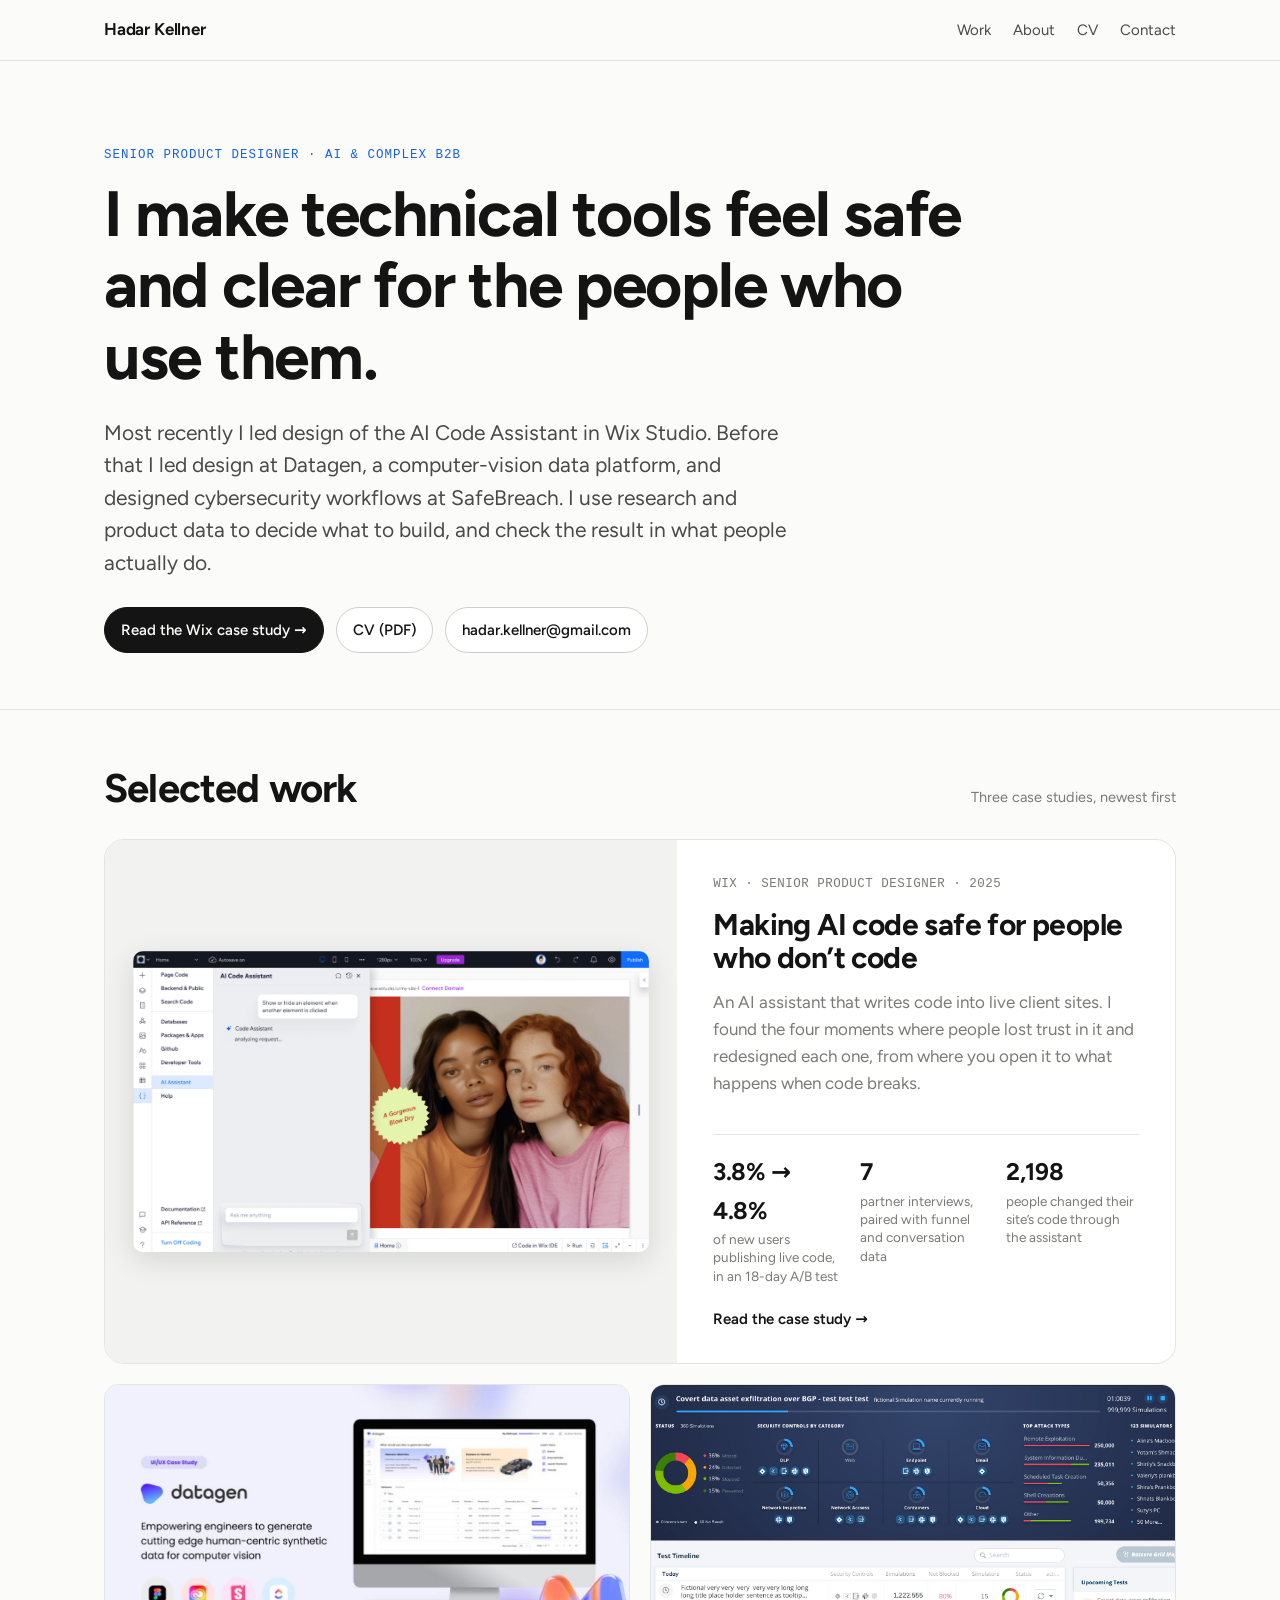
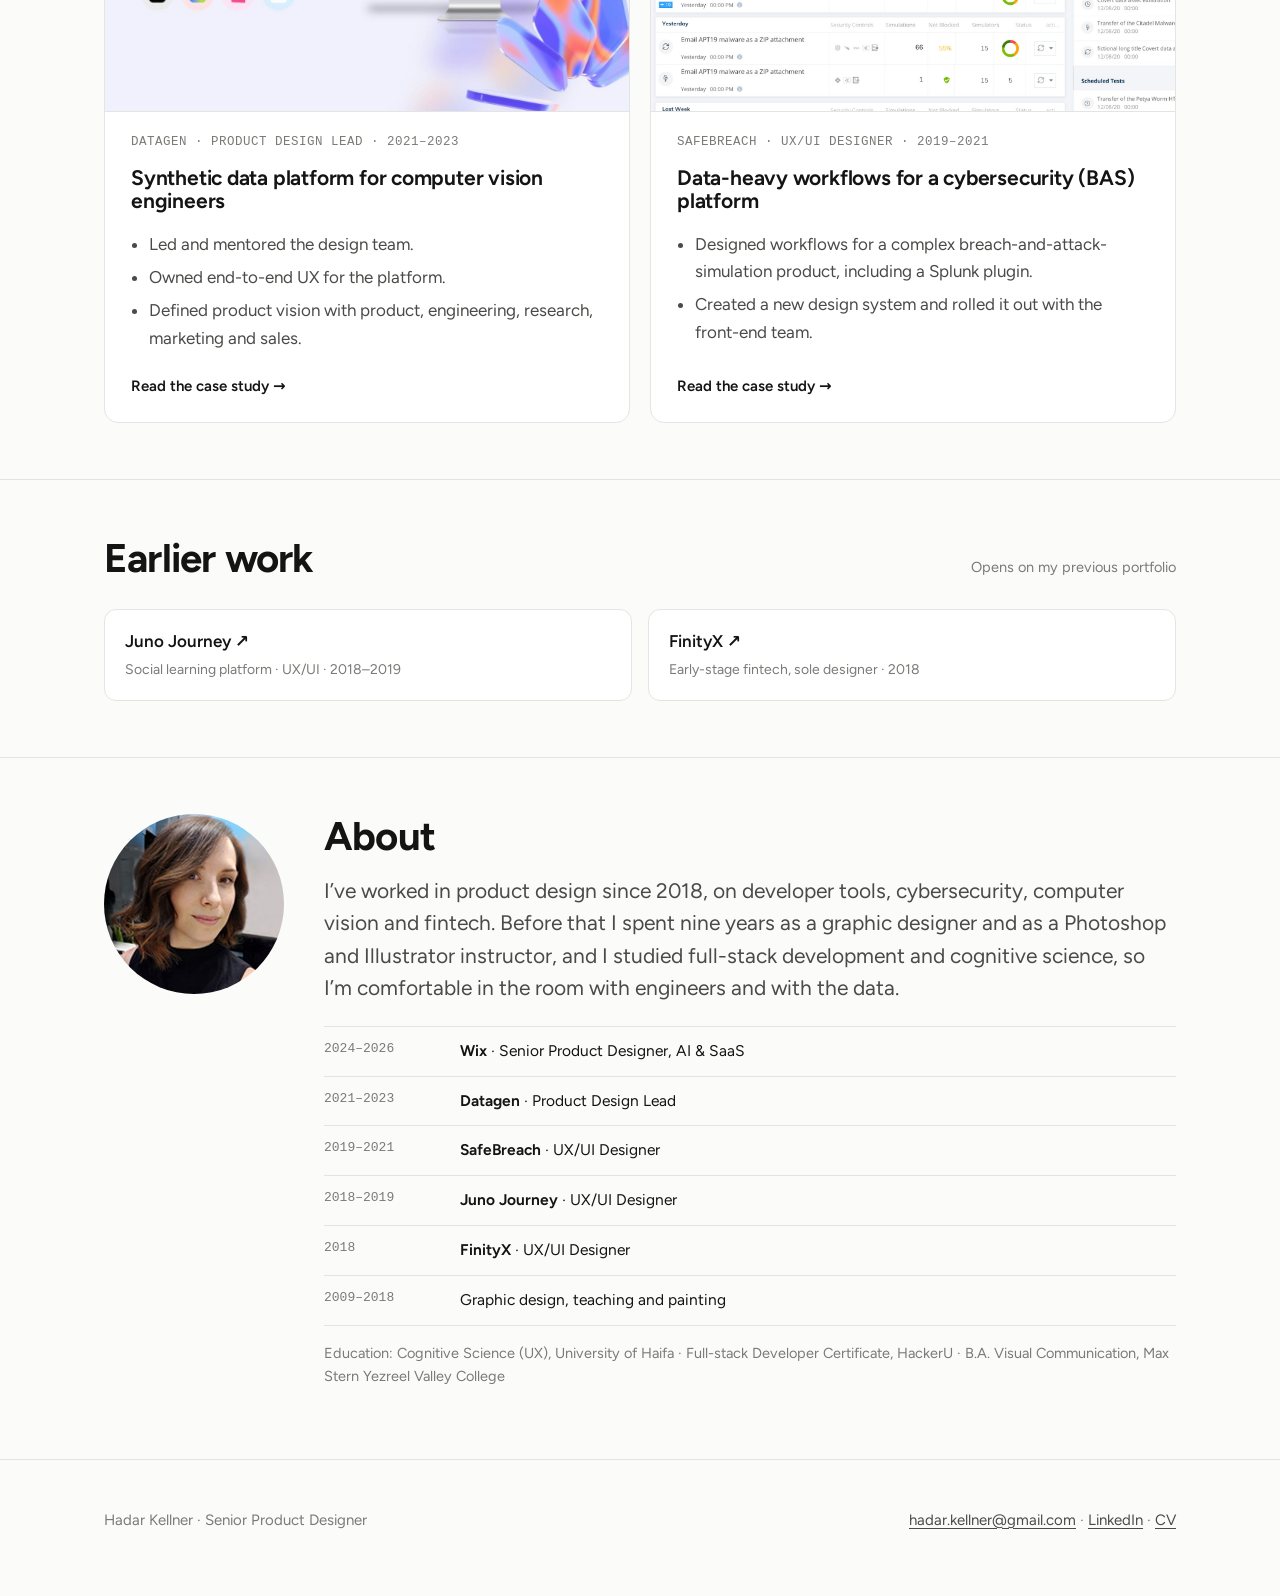
<file: index.html>
<!doctype html>
<html lang="en">
<head>
<meta charset="utf-8">
<meta name="viewport" content="width=device-width,initial-scale=1">
<title>Hadar Kellner · Product Designer</title>
<meta name="description" content="Hadar Kellner, senior product designer for AI and complex B2B tools. Case study: making AI code safe for people who don't code, at Wix Studio.">
<link rel="preload" href="fonts/figtree-latin-wght-normal.woff2" as="font" type="font/woff2" crossorigin>
<link rel="stylesheet" href="style.css?v=14">
</head>
<body>
<header class="nav">
  <div class="wrap">
    <a class="name" href="./">Hadar Kellner</a>
    <ul>
      <li><a href="#work">Work</a></li>
      <li><a href="#about">About</a></li>
      <li class="hide-s"><a href="Hadar-Kellner-CV.pdf">CV</a></li>
      <li><a href="#contact">Contact</a></li>
    </ul>
  </div>
</header>

<main>
  <section class="intro">
    <div class="wrap">
      <span class="eyebrow">Senior Product Designer · AI &amp; complex B2B</span>
      <h1>I make technical tools feel safe and clear for the people who use them.</h1>
      <p class="lede">Most recently I led design of the AI Code Assistant in Wix Studio. Before that I led design at Datagen, a computer-vision data platform, and designed cybersecurity workflows at SafeBreach. I use research and product data to decide what to build, and check the result in what people actually do.</p>
      <div class="links">
        <a class="btn primary" href="wix-ai-code-assistant/">Read the Wix case study →</a>
        <a class="btn" href="Hadar-Kellner-CV.pdf">CV (PDF)</a>
        <a class="btn" href="mailto:hadar.kellner@gmail.com">hadar.kellner@gmail.com</a>
      </div>
    </div>
  </section>

  <section class="section" id="work">
    <div class="wrap">
      <div class="section-head">
        <h2>Selected work</h2>
        <span class="muted small">Three case studies, newest first</span>
      </div>

      <a class="feature" href="wix-ai-code-assistant/">
        <div class="pic"><img src="img/hero-editor.jpg" width="2323" height="1358" alt="The AI Code Assistant panel open inside the Wix Studio editor, next to a site being edited."></div>
        <div class="body">
          <div class="meta">Wix · Senior Product Designer · 2025</div>
          <h3>Making AI code safe for people who don’t code</h3>
          <p class="muted">An AI assistant that writes code into live client sites. I found the four moments where people lost trust in it and redesigned each one, from where you open it to what happens when code breaks.</p>
          <div class="stats">
            <div><b>3.8% → 4.8%</b><span>of new users publishing live code, in an 18-day A/B test</span></div>
            <div><b>7</b><span>partner interviews, paired with funnel and conversation data</span></div>
            <div><b>2,198</b><span>people changed their site’s code through the assistant</span></div>
          </div>
          <span class="go">Read the case study →</span>
        </div>
      </a>

      <div class="roles">
        <a class="role" href="datagen/">
          <div class="pic"><img src="img/datagen/card.jpg" width="697" height="436" loading="lazy" alt="Datagen case study cover: the Datagen logo, the line “Empowering engineers to generate cutting edge human-centric synthetic data for computer vision”, and the platform home on a desktop screen."></div>
          <div class="meta">Datagen · Product Design Lead · 2021–2023</div>
          <h3>Synthetic data platform for computer vision engineers</h3>
          <ul>
            <li>Led and mentored the design team.</li>
            <li>Owned end-to-end UX for the platform.</li>
            <li>Defined product vision with product, engineering, research, marketing and sales.</li>
          </ul>
          <span class="go">Read the case study →</span>
        </a>
        <a class="role" href="safebreach/">
          <div class="pic"><img src="img/safebreach/running.jpg" width="1920" height="1079" loading="lazy" alt="SafeBreach main screen while a test runs: live status, security controls by category, top attack types and simulators."></div>
          <div class="meta">SafeBreach · UX/UI Designer · 2019–2021</div>
          <h3>Data-heavy workflows for a cybersecurity (BAS) platform</h3>
          <ul>
            <li>Designed workflows for a complex breach-and-attack-simulation product, including a Splunk plugin.</li>
            <li>Created a new design system and rolled it out with the front-end team.</li>
          </ul>
          <span class="go">Read the case study →</span>
        </a>
      </div>
    </div>
  </section>

  <section class="section">
    <div class="wrap">
      <div class="section-head">
        <h2>Earlier work</h2>
        <span class="muted small">Opens on my previous portfolio</span>
      </div>
      <div class="earlier" style="grid-template-columns:repeat(auto-fit,minmax(240px,1fr))">
        <a href="https://hadarkellner.myportfolio.com/the-juno-ux-ui" target="_blank" rel="noopener"><b>Juno Journey ↗</b><span>Social learning platform · UX/UI · 2018–2019</span></a>
        <a href="https://hadarkellner.myportfolio.com/branding" target="_blank" rel="noopener"><b>FinityX ↗</b><span>Early-stage fintech, sole designer · 2018</span></a>
      </div>
    </div>
  </section>

  <section class="section" id="about">
    <div class="wrap about">
      <img src="img/hadar.jpg" alt="Portrait of Hadar Kellner" width="180" height="180" loading="lazy">
      <div>
        <h2>About</h2>
        <p class="lede" style="margin-top:16px">I’ve worked in product design since 2018, on developer tools, cybersecurity, computer vision and fintech. Before that I spent nine years as a graphic designer and as a Photoshop and Illustrator instructor, and I studied full-stack development and cognitive science, so I’m comfortable in the room with engineers and with the data.</p>
        <ul class="timeline">
          <li><span class="y">2024–2026</span><span><strong>Wix</strong> · Senior Product Designer, AI &amp; SaaS</span></li>
          <li><span class="y">2021–2023</span><span><strong>Datagen</strong> · Product Design Lead</span></li>
          <li><span class="y">2019–2021</span><span><strong>SafeBreach</strong> · UX/UI Designer</span></li>
          <li><span class="y">2018–2019</span><span><strong>Juno Journey</strong> · UX/UI Designer</span></li>
          <li><span class="y">2018</span><span><strong>FinityX</strong> · UX/UI Designer</span></li>
          <li><span class="y">2009–2018</span><span>Graphic design, teaching and painting</span></li>
        </ul>
        <p class="small muted" style="margin-top:16px">Education: Cognitive Science (UX), University of Haifa · Full-stack Developer Certificate, HackerU · B.A. Visual Communication, Max Stern Yezreel Valley College</p>
      </div>
    </div>
  </section>
</main>

<footer class="footer" id="contact">
  <div class="wrap">
    <span>Hadar Kellner · Senior Product Designer</span>
    <span><a href="mailto:hadar.kellner@gmail.com">hadar.kellner@gmail.com</a> · <a href="https://www.linkedin.com/in/hadar-kellner-950209128/" target="_blank" rel="noopener">LinkedIn</a> · <a href="Hadar-Kellner-CV.pdf">CV</a></span>
  </div>
</footer>
</body>
</html>
</file>
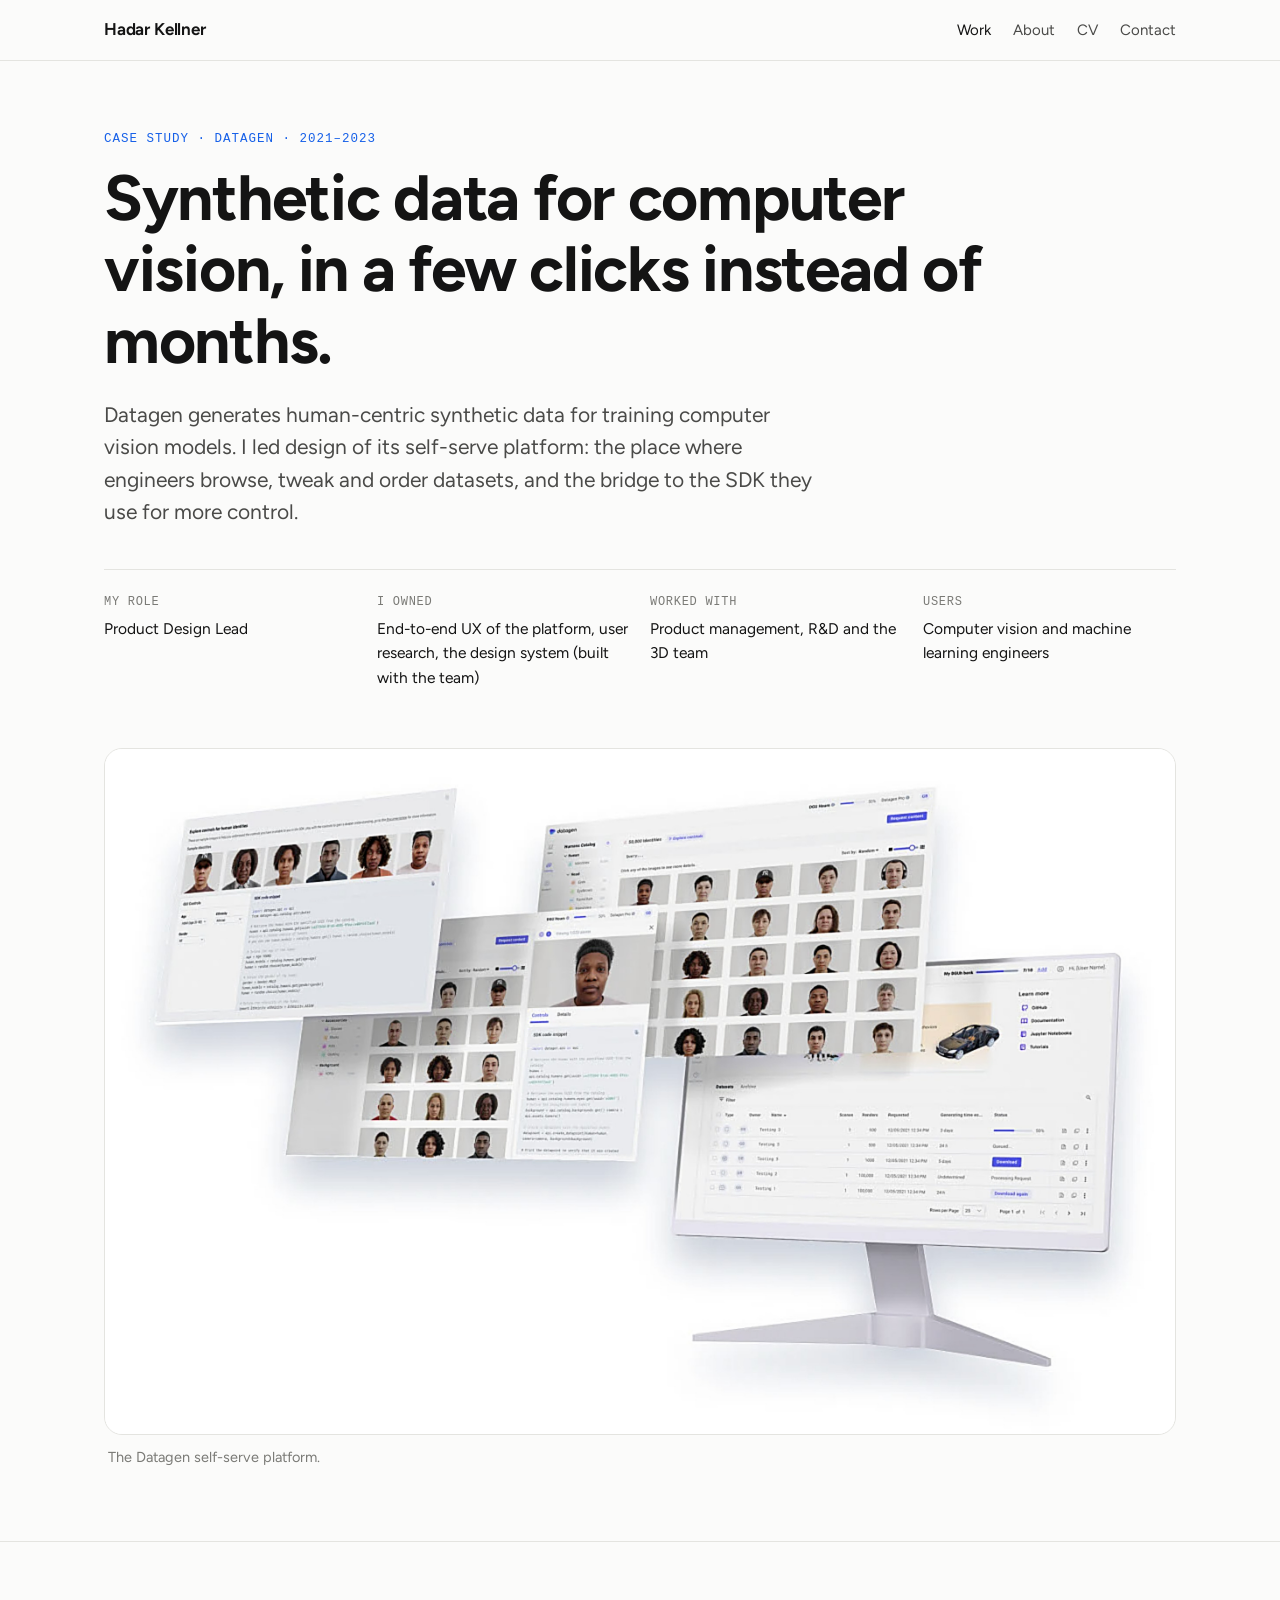
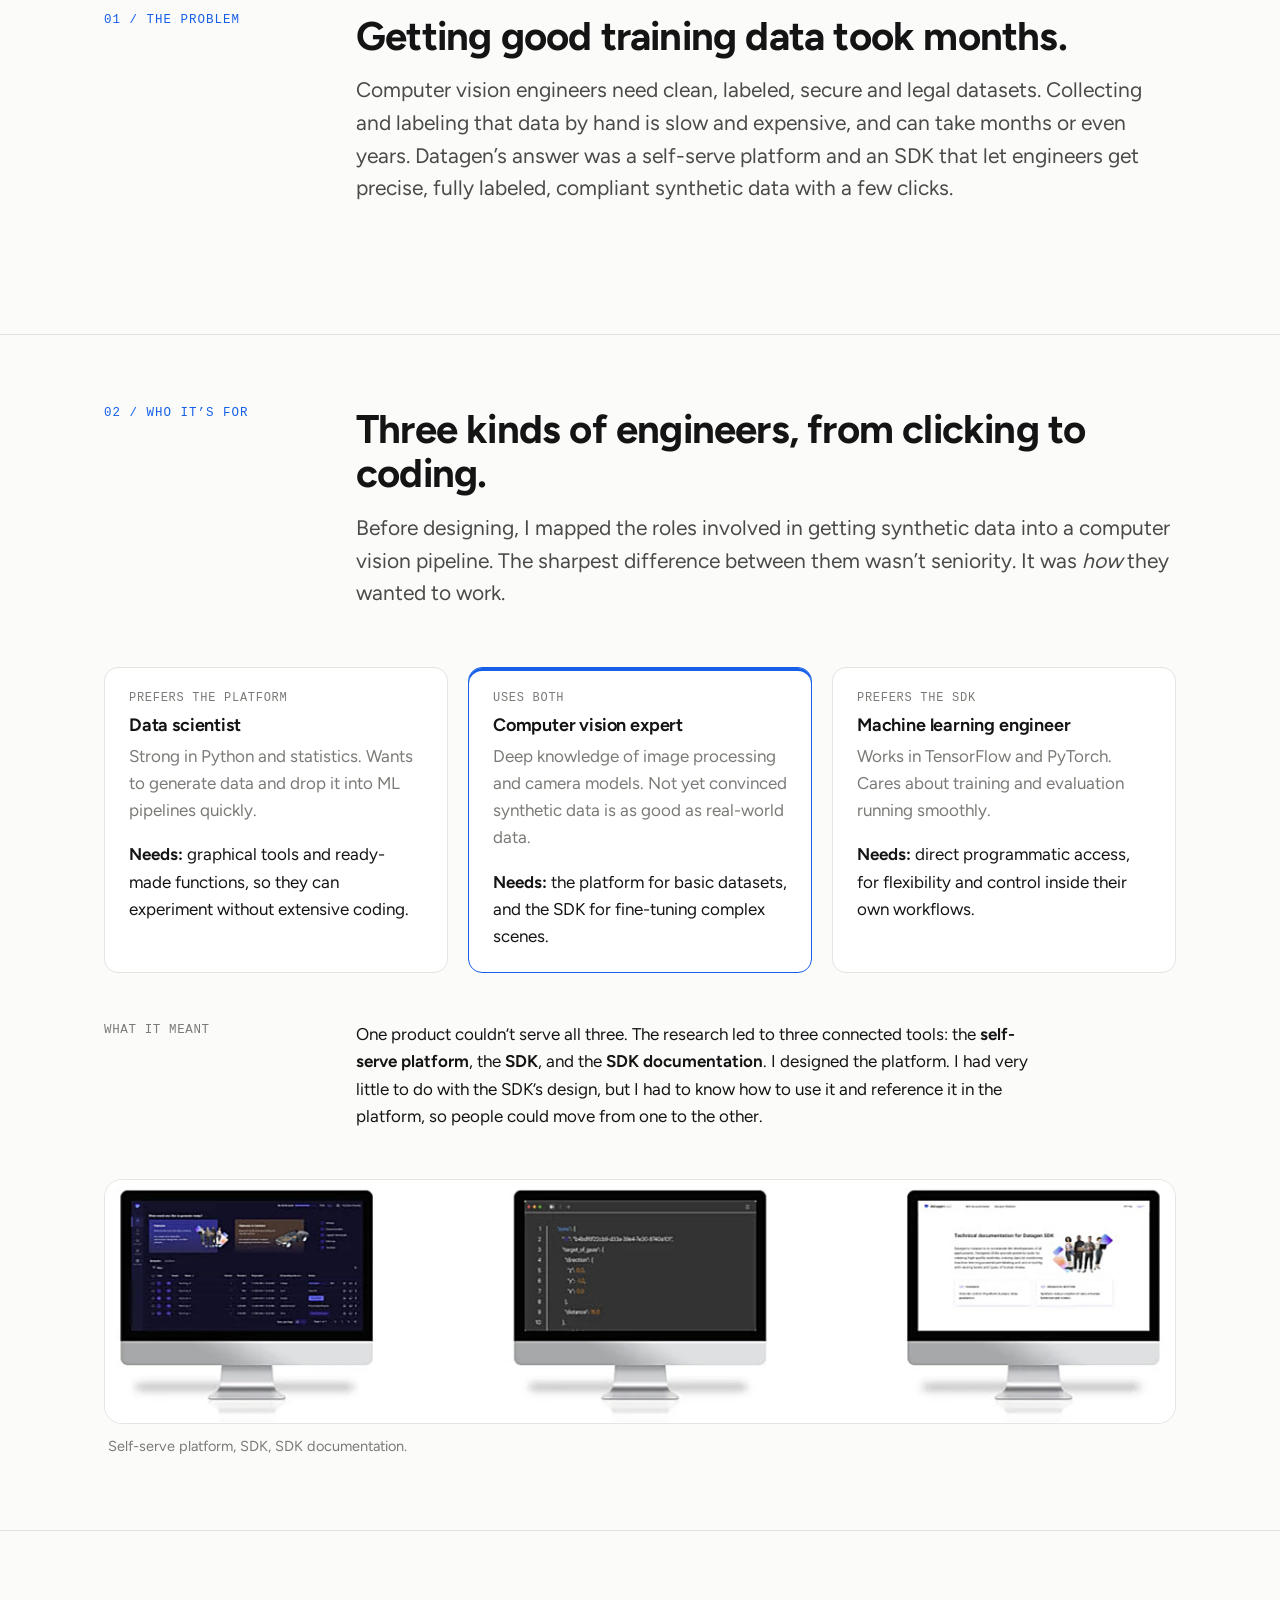
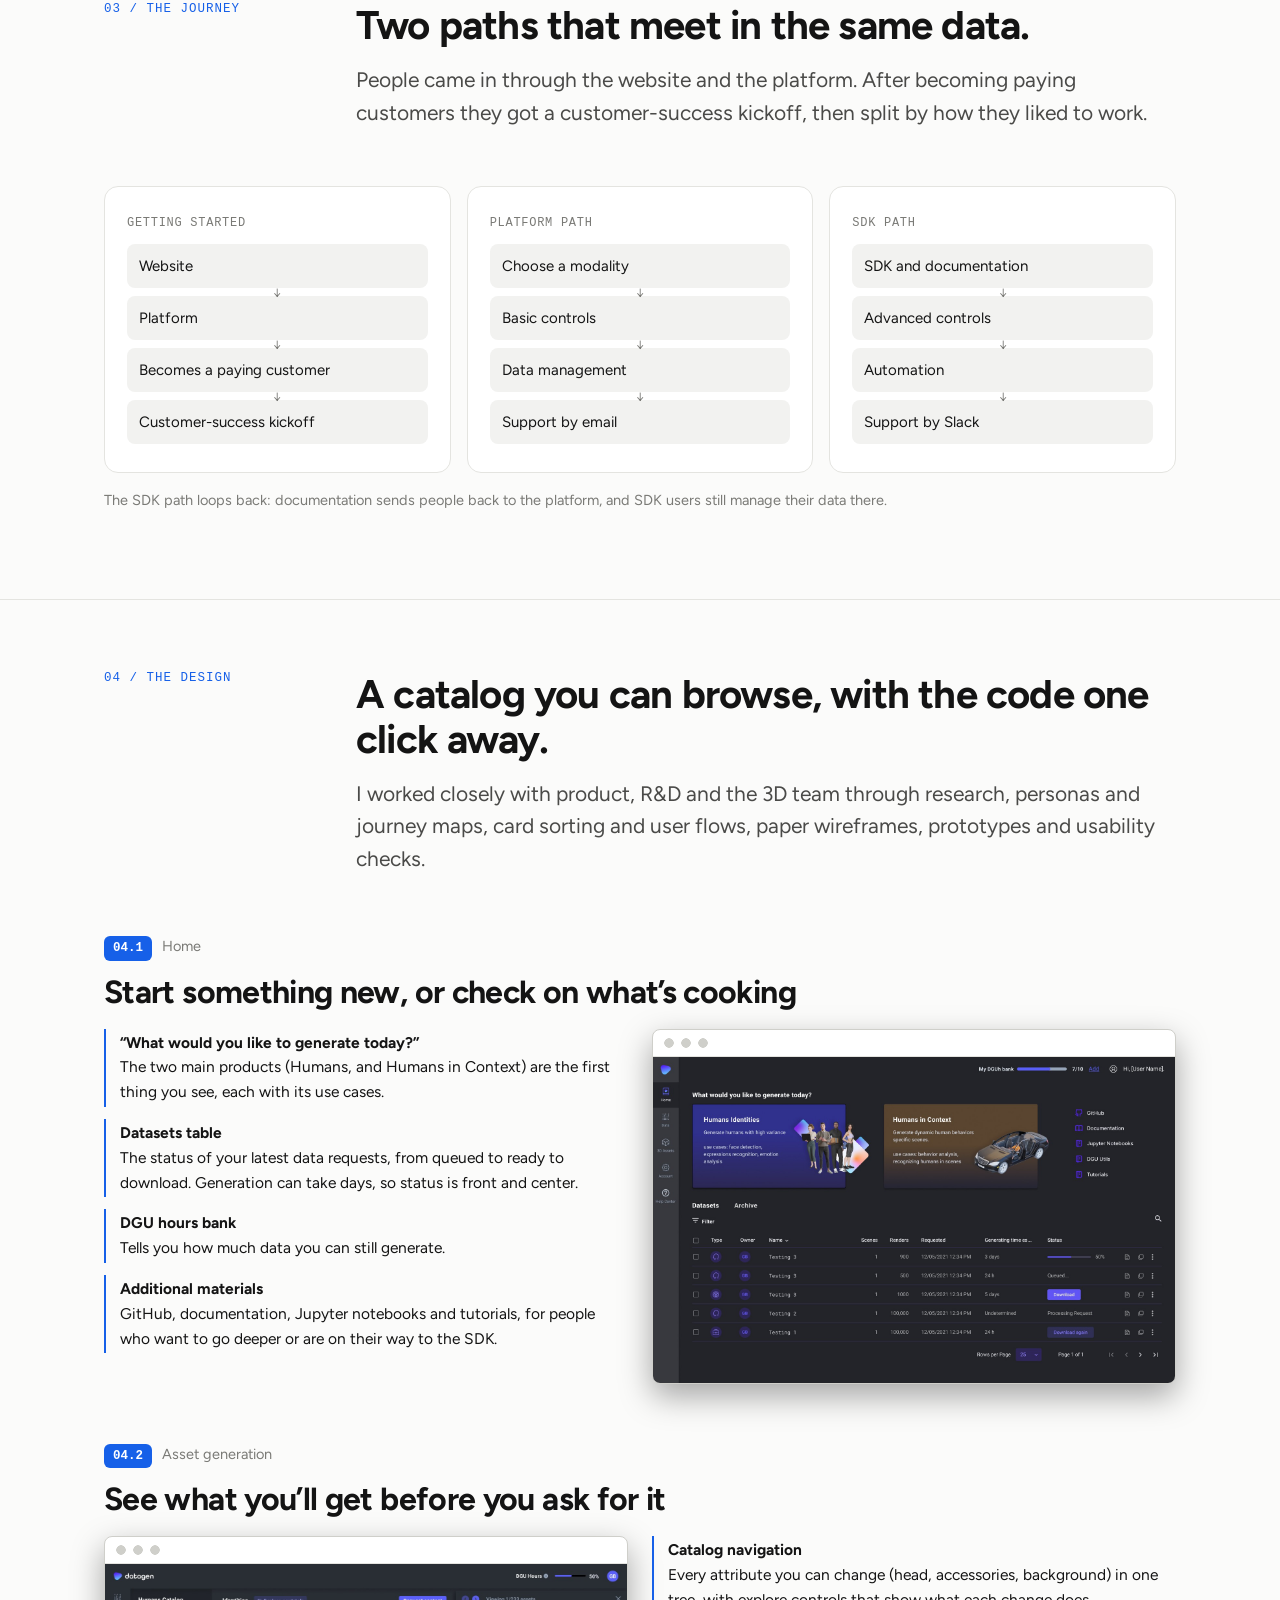
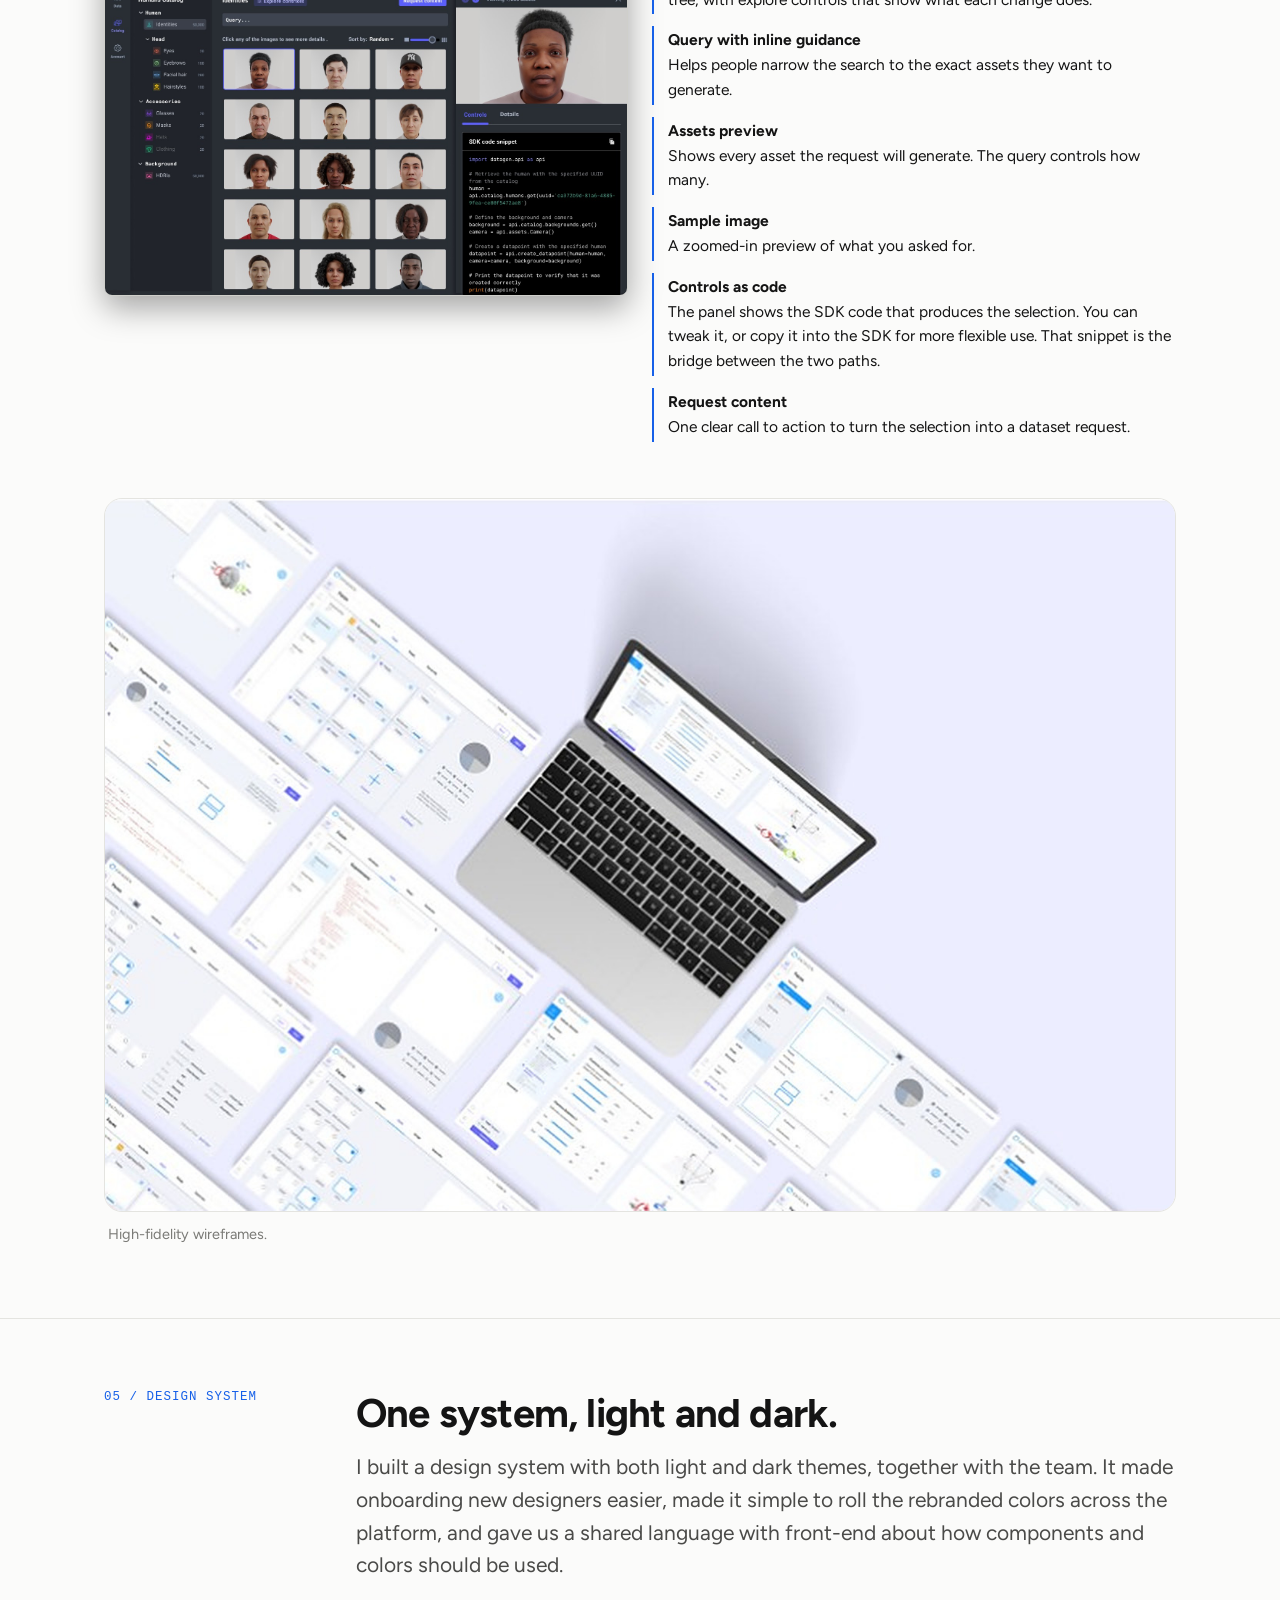
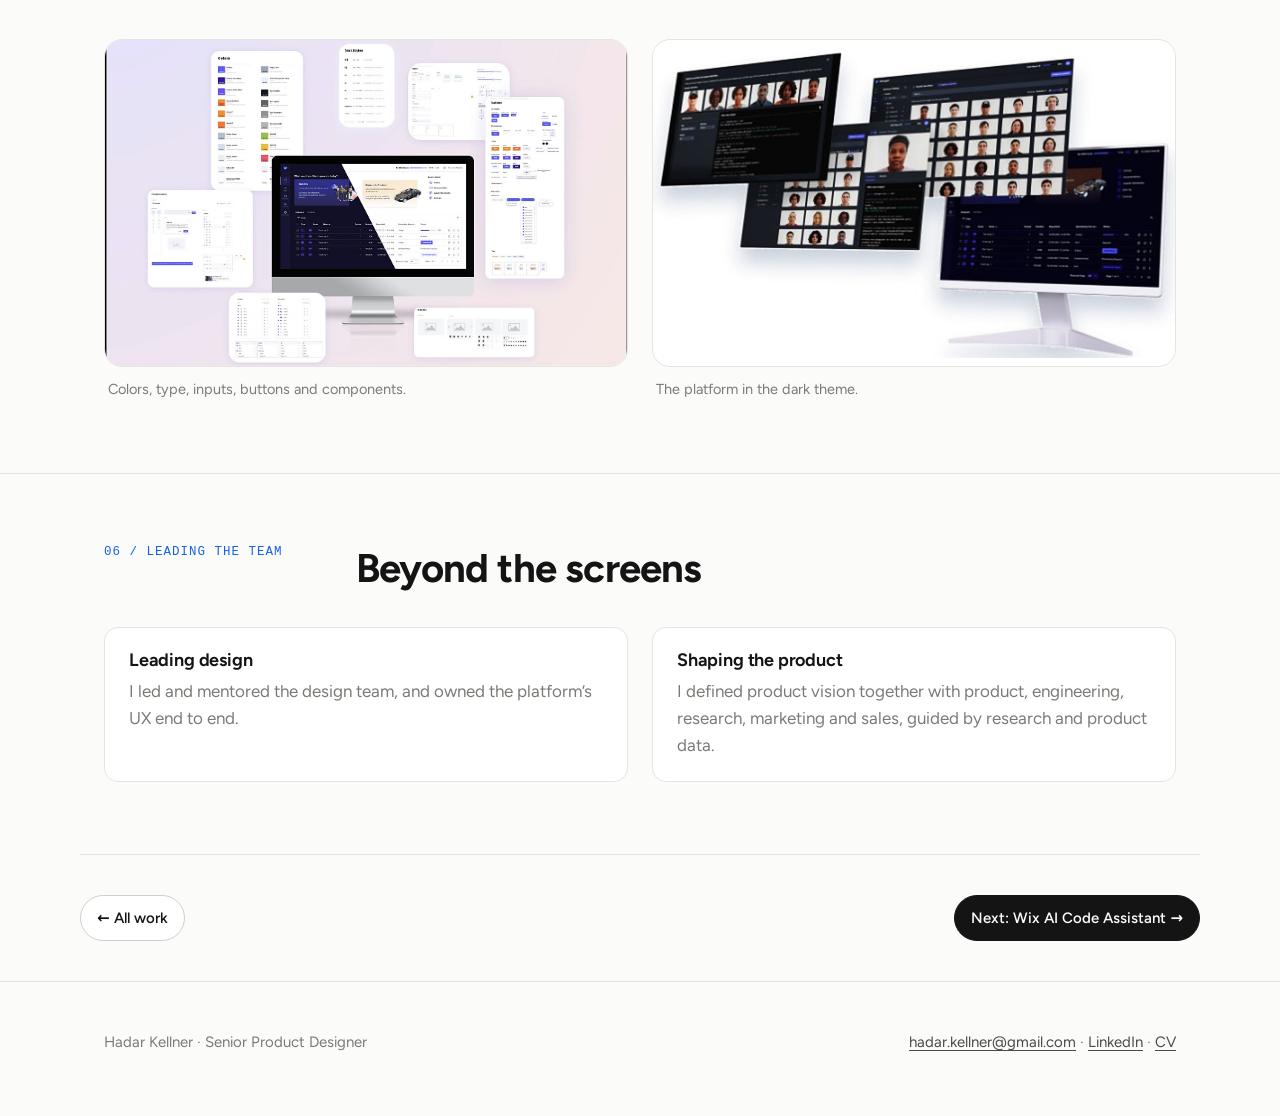
<file: datagen/index.html>
<!doctype html>
<html lang="en">
<head>
<meta charset="utf-8">
<meta name="viewport" content="width=device-width,initial-scale=1">
<title>Datagen · Hadar Kellner</title>
<meta name="description" content="Case study: designing Datagen's self-serve platform for generating synthetic data for computer vision.">
<link rel="preload" href="../fonts/figtree-latin-wght-normal.woff2" as="font" type="font/woff2" crossorigin>
<link rel="stylesheet" href="../style.css?v=14">
<style>
  .journey{display:grid;grid-template-columns:repeat(3,1fr);gap:16px}
  .journey .lane{background:var(--surface);border:1px solid var(--line);border-radius:var(--r);padding:20px 22px}
  .journey ol{list-style:none;margin:10px 0 0;padding:0}
  .journey li{padding:10px 12px;border-radius:8px;background:var(--sunk);margin-bottom:8px;font-size:15px;position:relative}
  .journey li:not(:last-child)::after{content:"↓";position:absolute;left:50%;bottom:-15px;transform:translateX(-50%);font-size:12px;color:var(--ink-3);z-index:1}
  .notes{list-style:none;padding:0;margin:0;display:grid;gap:12px}
  .notes li{border-left:2px solid var(--accent);padding:2px 0 2px 14px;font-size:15.5px}
  .notes b{display:block}
  @media (max-width:860px){.journey{grid-template-columns:1fr}}
</style>
</head>
<body>
<header class="nav">
  <div class="wrap">
    <a class="name" href="../">Hadar Kellner</a>
    <ul>
      <li><a href="../#work" aria-current="page">Work</a></li>
      <li><a href="../#about">About</a></li>
      <li class="hide-s"><a href="../Hadar-Kellner-CV.pdf">CV</a></li>
      <li><a href="../#contact">Contact</a></li>
    </ul>
  </div>
</header>

<main>
  <section class="cs-hero">
    <div class="wrap">
      <span class="eyebrow">Case study · Datagen · 2021–2023</span>
      <h1>Synthetic data for computer vision, in a few clicks instead of months.</h1>
      <p class="lede">Datagen generates human-centric synthetic data for training computer vision models. I led design of its self-serve platform: the place where engineers browse, tweak and order datasets, and the bridge to the SDK they use for more control.</p>

      <dl class="facts">
        <div><dt>My role</dt><dd>Product Design Lead</dd></div>
        <div><dt>I owned</dt><dd>End-to-end UX of the platform, user research, the design system (built with the team)</dd></div>
        <div><dt>Worked with</dt><dd>Product management, R&amp;D and the 3D team</dd></div>
        <div><dt>Users</dt><dd>Computer vision and machine learning engineers</dd></div>
      </dl>
    </div>
  </section>

  <div class="wrap" style="padding-bottom:72px">
    <figure class="shot fill" style="margin:0">
      <img src="../img/datagen/hero.jpg" width="2446" height="1566" alt="Datagen platform screens in the light theme: the humans catalog with a grid of synthetic faces, an asset preview with its SDK code, and the home screen on a desktop monitor.">
    </figure>
    <figcaption>The Datagen self-serve platform.</figcaption>
  </div>

  <section class="chapter">
    <div class="wrap">
      <div class="head">
        <span class="eyebrow">01 / The problem</span>
        <div>
          <h2>Getting good training data took months.</h2>
          <p class="lede">Computer vision engineers need clean, labeled, secure and legal datasets. Collecting and labeling that data by hand is slow and expensive, and can take months or even years. Datagen’s answer was a self-serve platform and an SDK that let engineers get precise, fully labeled, compliant synthetic data with a few clicks.</p>
        </div>
      </div>
    </div>
  </section>

  <section class="chapter">
    <div class="wrap">
      <div class="head">
        <span class="eyebrow">02 / Who it’s for</span>
        <div>
          <h2>Three kinds of engineers, from clicking to coding.</h2>
          <p class="lede">Before designing, I mapped the roles involved in getting synthetic data into a computer vision pipeline. The sharpest difference between them wasn’t seniority. It was <em>how</em> they wanted to work.</p>
        </div>
      </div>

      <div class="grid-3">
        <div class="card"><span class="k">Prefers the platform</span><h3>Data scientist</h3><p class="muted">Strong in Python and statistics. Wants to generate data and drop it into ML pipelines quickly.</p><p><strong>Needs:</strong> graphical tools and ready-made functions, so they can experiment without extensive coding.</p></div>
        <div class="card accent"><span class="k">Uses both</span><h3>Computer vision expert</h3><p class="muted">Deep knowledge of image processing and camera models. Not yet convinced synthetic data is as good as real-world data.</p><p><strong>Needs:</strong> the platform for basic datasets, and the SDK for fine-tuning complex scenes.</p></div>
        <div class="card"><span class="k">Prefers the SDK</span><h3>Machine learning engineer</h3><p class="muted">Works in TensorFlow and PyTorch. Cares about training and evaluation running smoothly.</p><p><strong>Needs:</strong> direct programmatic access, for flexibility and control inside their own workflows.</p></div>
      </div>

      <div class="cols" style="margin-top:48px">
        <div class="side">What it meant</div>
        <div class="text">
          <p>One product couldn’t serve all three. The research led to three connected tools: the <strong>self-serve platform</strong>, the <strong>SDK</strong>, and the <strong>SDK documentation</strong>. I designed the platform. I had very little to do with the SDK’s design, but I had to know how to use it and reference it in the platform, so people could move from one to the other.</p>
        </div>
      </div>
      <figure style="margin:32px 0 0"><div class="shot"><img src="../img/datagen/tools.jpg" width="2236" height="509" loading="lazy" alt="Three screens side by side: the self-serve platform, a code editor using the SDK, and the SDK documentation site."></div><figcaption>Self-serve platform, SDK, SDK documentation.</figcaption></figure>
    </div>
  </section>

  <section class="chapter">
    <div class="wrap">
      <div class="head">
        <span class="eyebrow">03 / The journey</span>
        <div>
          <h2>Two paths that meet in the same data.</h2>
          <p class="lede">People came in through the website and the platform. After becoming paying customers they got a customer-success kickoff, then split by how they liked to work.</p>
        </div>
      </div>
      <div class="journey">
        <div class="lane"><span class="k" style="font:500 12px/1.4 var(--mono);letter-spacing:.06em;text-transform:uppercase;color:var(--ink-3)">Getting started</span><ol><li>Website</li><li>Platform</li><li>Becomes a paying customer</li><li>Customer-success kickoff</li></ol></div>
        <div class="lane"><span class="k" style="font:500 12px/1.4 var(--mono);letter-spacing:.06em;text-transform:uppercase;color:var(--ink-3)">Platform path</span><ol><li>Choose a modality</li><li>Basic controls</li><li>Data management</li><li>Support by email</li></ol></div>
        <div class="lane"><span class="k" style="font:500 12px/1.4 var(--mono);letter-spacing:.06em;text-transform:uppercase;color:var(--ink-3)">SDK path</span><ol><li>SDK and documentation</li><li>Advanced controls</li><li>Automation</li><li>Support by Slack</li></ol></div>
      </div>
      <p class="small muted" style="margin-top:16px">The SDK path loops back: documentation sends people back to the platform, and SDK users still manage their data there.</p>
    </div>
  </section>

  <section class="chapter">
    <div class="wrap">
      <div class="head">
        <span class="eyebrow">04 / The design</span>
        <div>
          <h2>A catalog you can browse, with the code one click away.</h2>
          <p class="lede">I worked closely with product, R&amp;D and the 3D team through research, personas and journey maps, card sorting and user flows, paper wireframes, prototypes and usability checks.</p>
        </div>
      </div>

      <article class="moment">
        <span class="tag">04.1</span><span class="muted small">Home</span>
        <h3>Start something new, or check on what’s cooking</h3>
        <div class="grid-2 side" style="align-items:start">
          <ul class="notes">
            <li><b>“What would you like to generate today?”</b>The two main products (Humans, and Humans in Context) are the first thing you see, each with its use cases.</li>
            <li><b>Datasets table</b>The status of your latest data requests, from queued to ready to download. Generation can take days, so status is front and center.</li>
            <li><b>DGU hours bank</b>Tells you how much data you can still generate.</li>
            <li><b>Additional materials</b>GitHub, documentation, Jupyter notebooks and tutorials, for people who want to go deeper or are on their way to the SDK.</li>
          </ul>
          <figure style="margin:0"><div class="shot window"><img src="../img/datagen/home.jpg?v=2" width="1610" height="1006" loading="lazy" alt="Datagen home screen in dark mode: “What would you like to generate today?” with Humans and Humans in Context cards, a panel of learning resources, and a table of dataset requests with their status."></div></figure>
        </div>
      </article>

      <article class="moment">
        <span class="tag">04.2</span><span class="muted small">Asset generation</span>
        <h3>See what you’ll get before you ask for it</h3>
        <div class="grid-2 side" style="align-items:start">
          <figure style="margin:0"><div class="shot window"><img src="../img/datagen/assets.jpg?v=5" width="1440" height="913" loading="lazy" alt="Humans catalog: a tree of attributes on the left (identities, eyes, eyebrows, facial hair, hairstyles, glasses, masks, hats, clothing, backgrounds), a grid of synthetic faces in the middle, and on the right a large preview with an SDK code snippet underneath."></div></figure>
          <ul class="notes">
            <li><b>Catalog navigation</b>Every attribute you can change (head, accessories, background) in one tree, with explore controls that show what each change does.</li>
            <li><b>Query with inline guidance</b>Helps people narrow the search to the exact assets they want to generate.</li>
            <li><b>Assets preview</b>Shows every asset the request will generate. The query controls how many.</li>
            <li><b>Sample image</b>A zoomed-in preview of what you asked for.</li>
            <li><b>Controls as code</b>The panel shows the SDK code that produces the selection. You can tweak it, or copy it into the SDK for more flexible use. That snippet is the bridge between the two paths.</li>
            <li><b>Request content</b>One clear call to action to turn the selection into a dataset request.</li>
          </ul>
        </div>
      </article>

      <figure style="margin:56px 0 0"><div class="shot fill"><img src="../img/datagen/wireframes.jpg" width="1394" height="928" loading="lazy" alt="A spread of high-fidelity wireframes of the platform's screens around a laptop."></div><figcaption>High-fidelity wireframes.</figcaption></figure>
    </div>
  </section>

  <section class="chapter">
    <div class="wrap">
      <div class="head">
        <span class="eyebrow">05 / Design system</span>
        <div>
          <h2>One system, light and dark.</h2>
          <p class="lede">I built a design system with both light and dark themes, together with the team. It made onboarding new designers easier, made it simple to roll the rebranded colors across the platform, and gave us a shared language with front-end about how components and colors should be used.</p>
        </div>
      </div>
      <div class="grid-2 side" style="align-items:start">
        <figure style="margin:0"><div class="shot eq"><img src="../img/datagen/system.jpg" width="2810" height="1762" loading="lazy" alt="Design system boards: colors, text styles, inputs, buttons and components around a screen split between dark and light themes."></div><figcaption>Colors, type, inputs, buttons and components.</figcaption></figure>
        <figure style="margin:0"><div class="shot eq" style="background:#fff"><img src="../img/datagen/themes.jpg" width="1160" height="688" loading="lazy" alt="Several platform screens in the dark theme, including the asset catalog and the datasets table."></div><figcaption>The platform in the dark theme.</figcaption></figure>
      </div>
    </div>
  </section>

  <section class="chapter">
    <div class="wrap">
      <div class="head">
        <span class="eyebrow">06 / Leading the team</span>
        <div>
          <h2>Beyond the screens</h2>
        </div>
      </div>
      <div class="grid-2">
        <div class="card"><h3>Leading design</h3><p class="muted">I led and mentored the design team, and owned the platform’s UX end to end.</p></div>
        <div class="card"><h3>Shaping the product</h3><p class="muted">I defined product vision together with product, engineering, research, marketing and sales, guided by research and product data.</p></div>
      </div>
    </div>
  </section>

  <div class="wrap next" style="border-top:1px solid var(--line)">
    <a class="btn" href="../">← All work</a>
    <a class="btn primary" href="../wix-ai-code-assistant/">Next: Wix AI Code Assistant →</a>
  </div>
</main>

<footer class="footer">
  <div class="wrap">
    <span>Hadar Kellner · Senior Product Designer</span>
    <span><a href="mailto:hadar.kellner@gmail.com">hadar.kellner@gmail.com</a> · <a href="https://www.linkedin.com/in/hadar-kellner-950209128/" target="_blank" rel="noopener">LinkedIn</a> · <a href="../Hadar-Kellner-CV.pdf">CV</a></span>
  </div>
</footer>
<script src="../lightbox.js" defer></script>
</body>
</html>
</file>
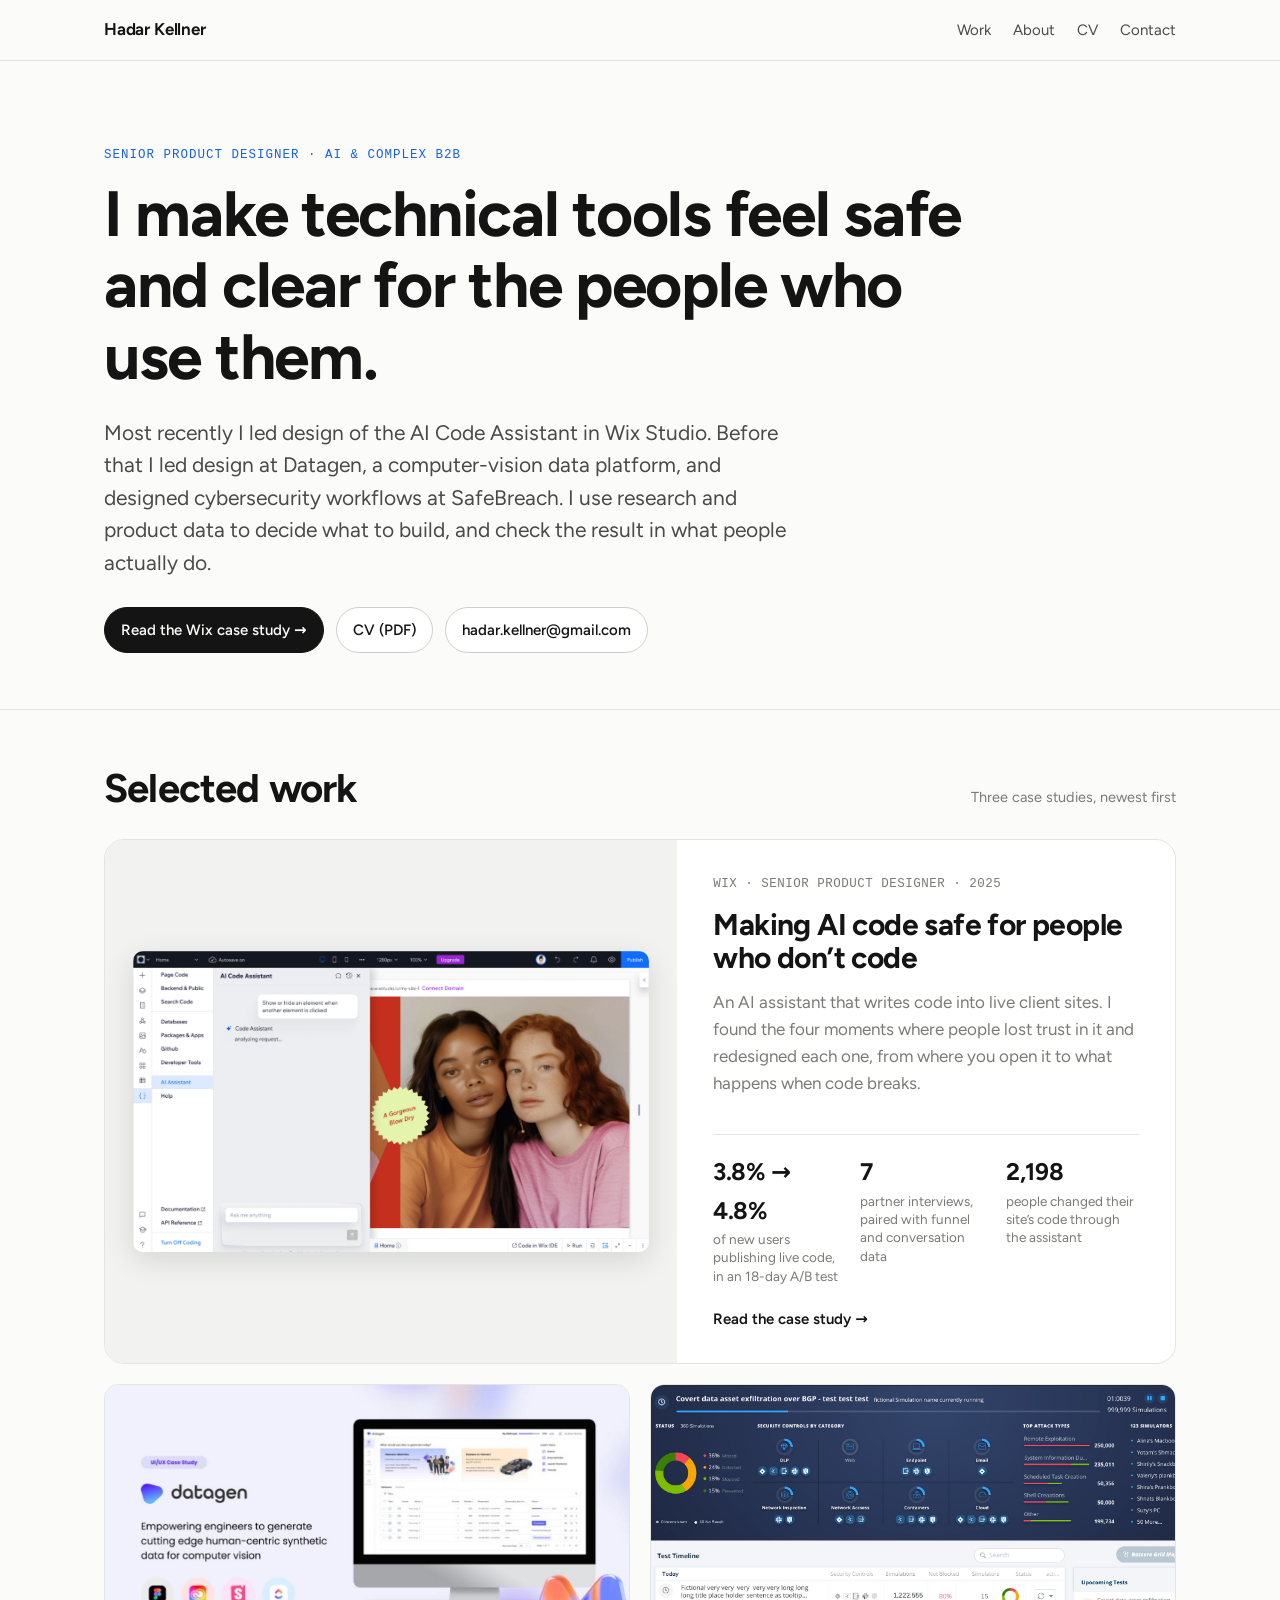
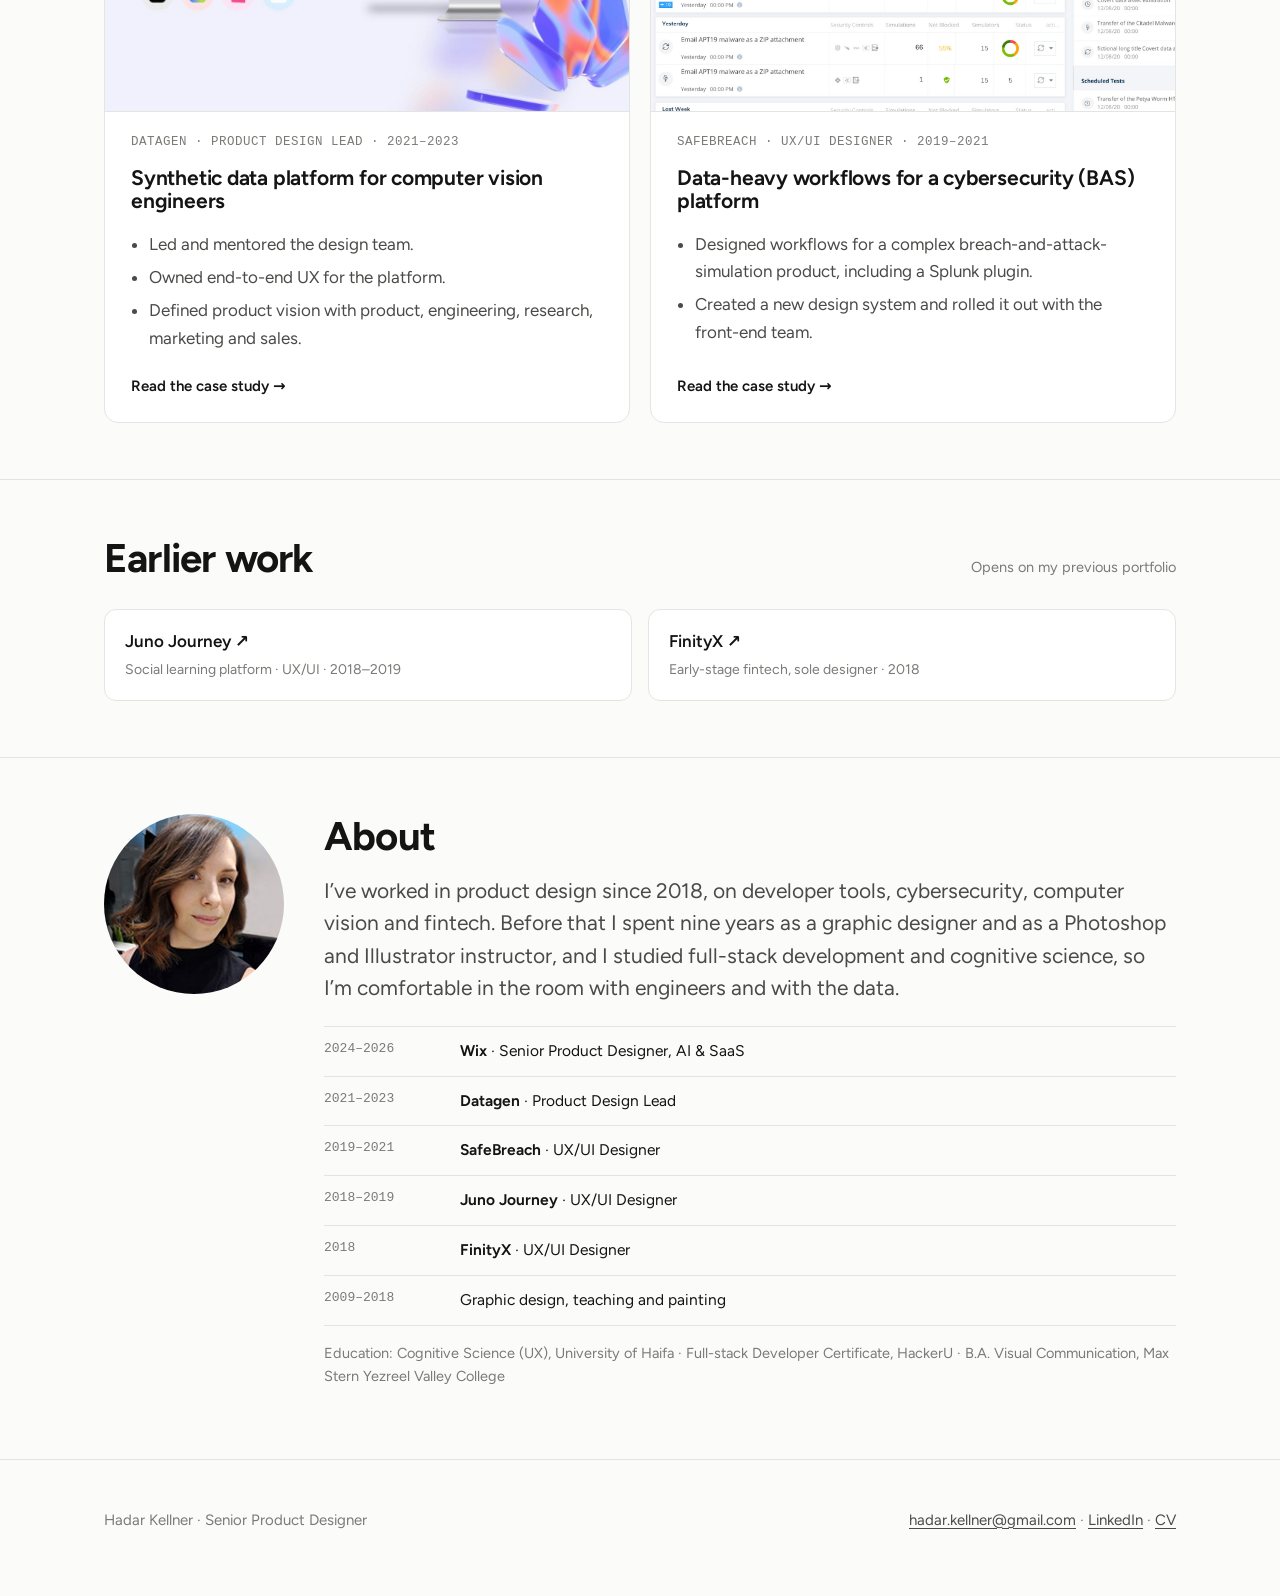
<file: portfolio/index.html>
<!doctype html><html lang="en"><head><meta charset="utf-8"><title>Hadar Kellner</title><meta http-equiv="refresh" content="0; url=../"><link rel="canonical" href="../"><meta name="robots" content="noindex"></head><body><a href="../">Continue</a></body></html>
</file>
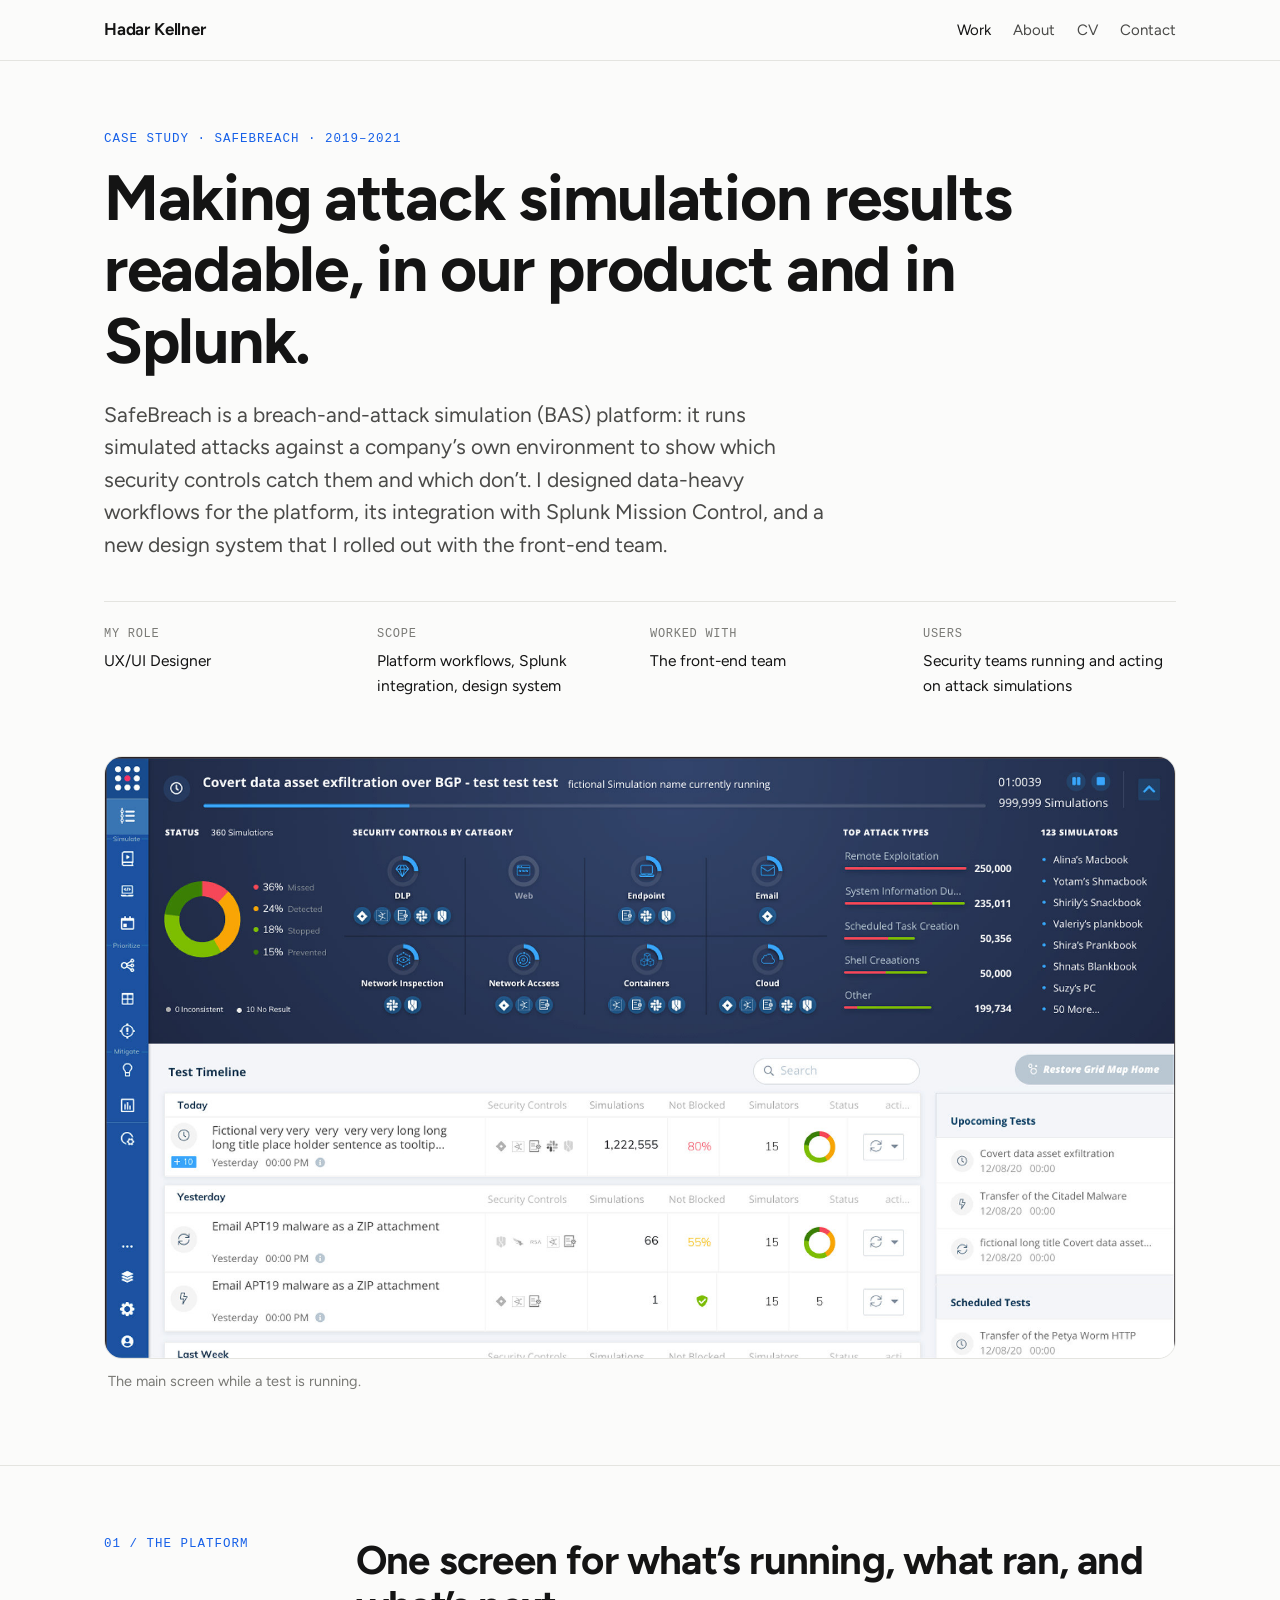
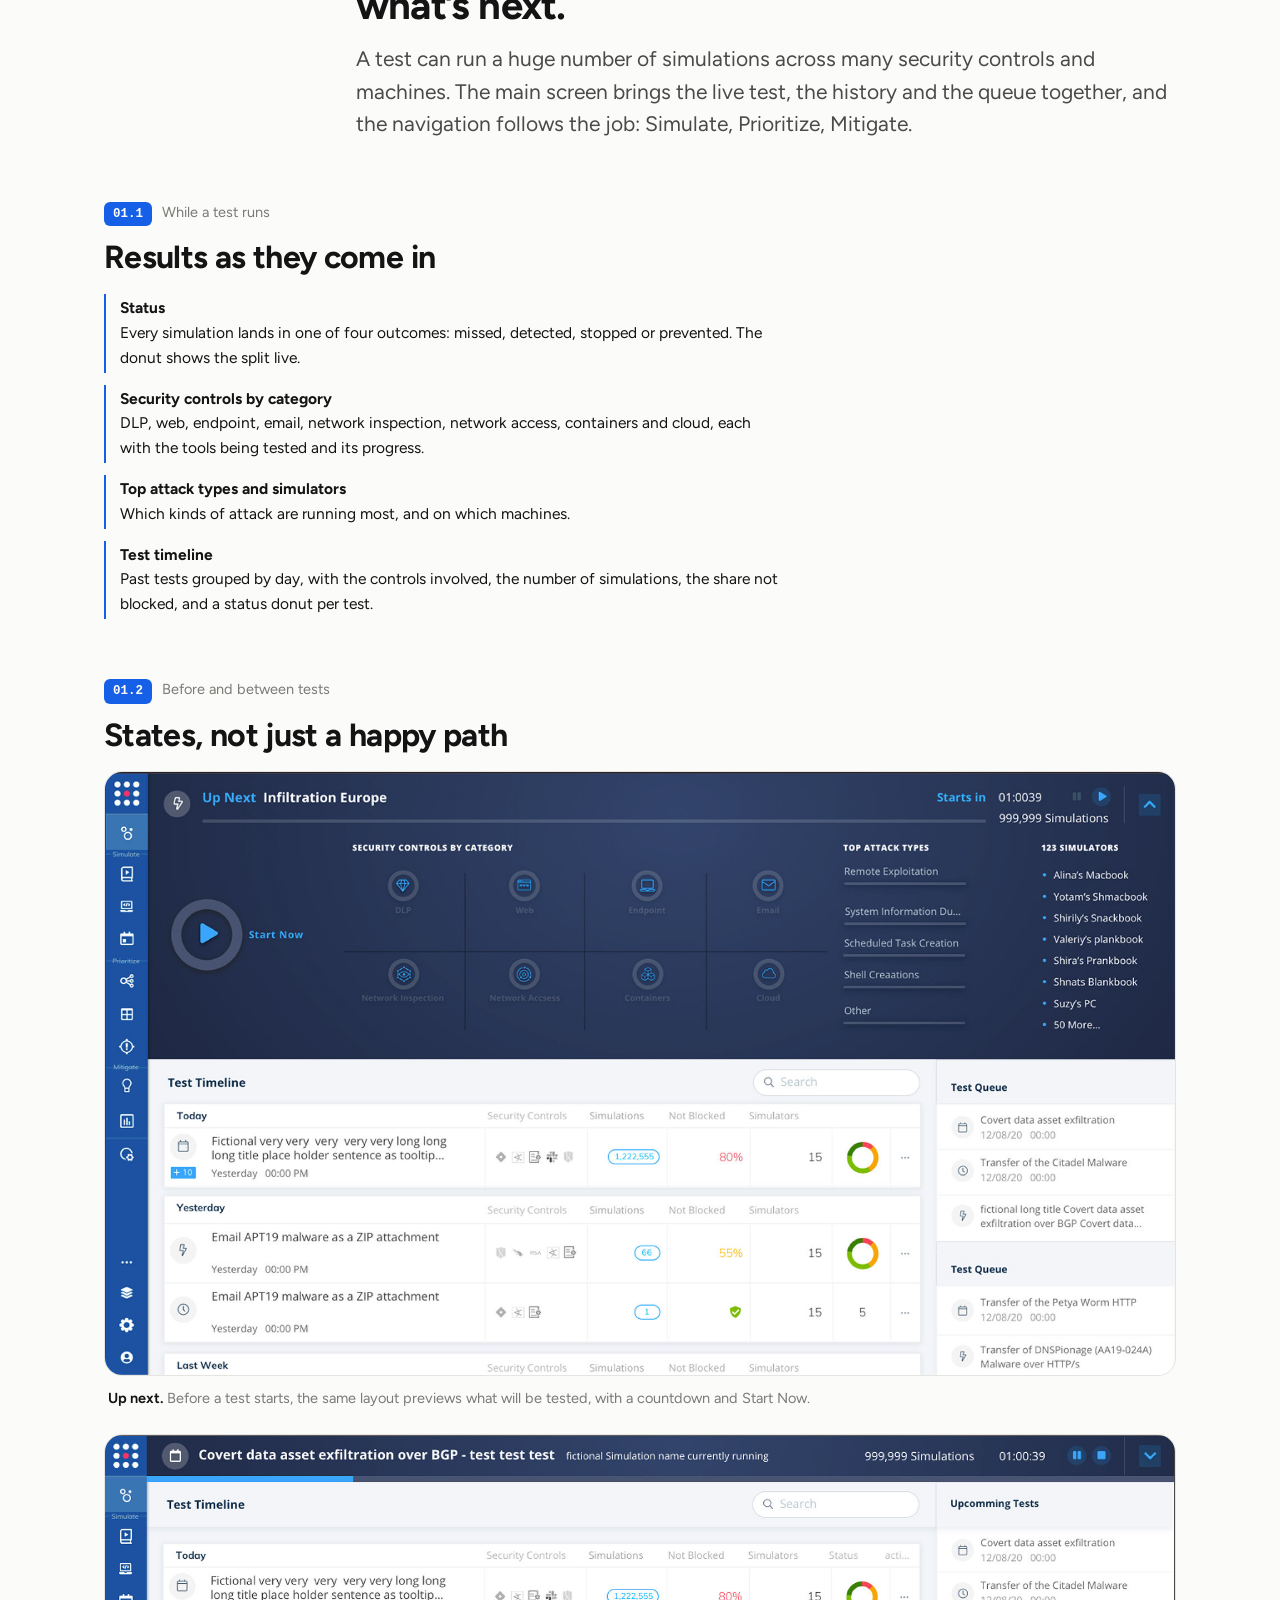
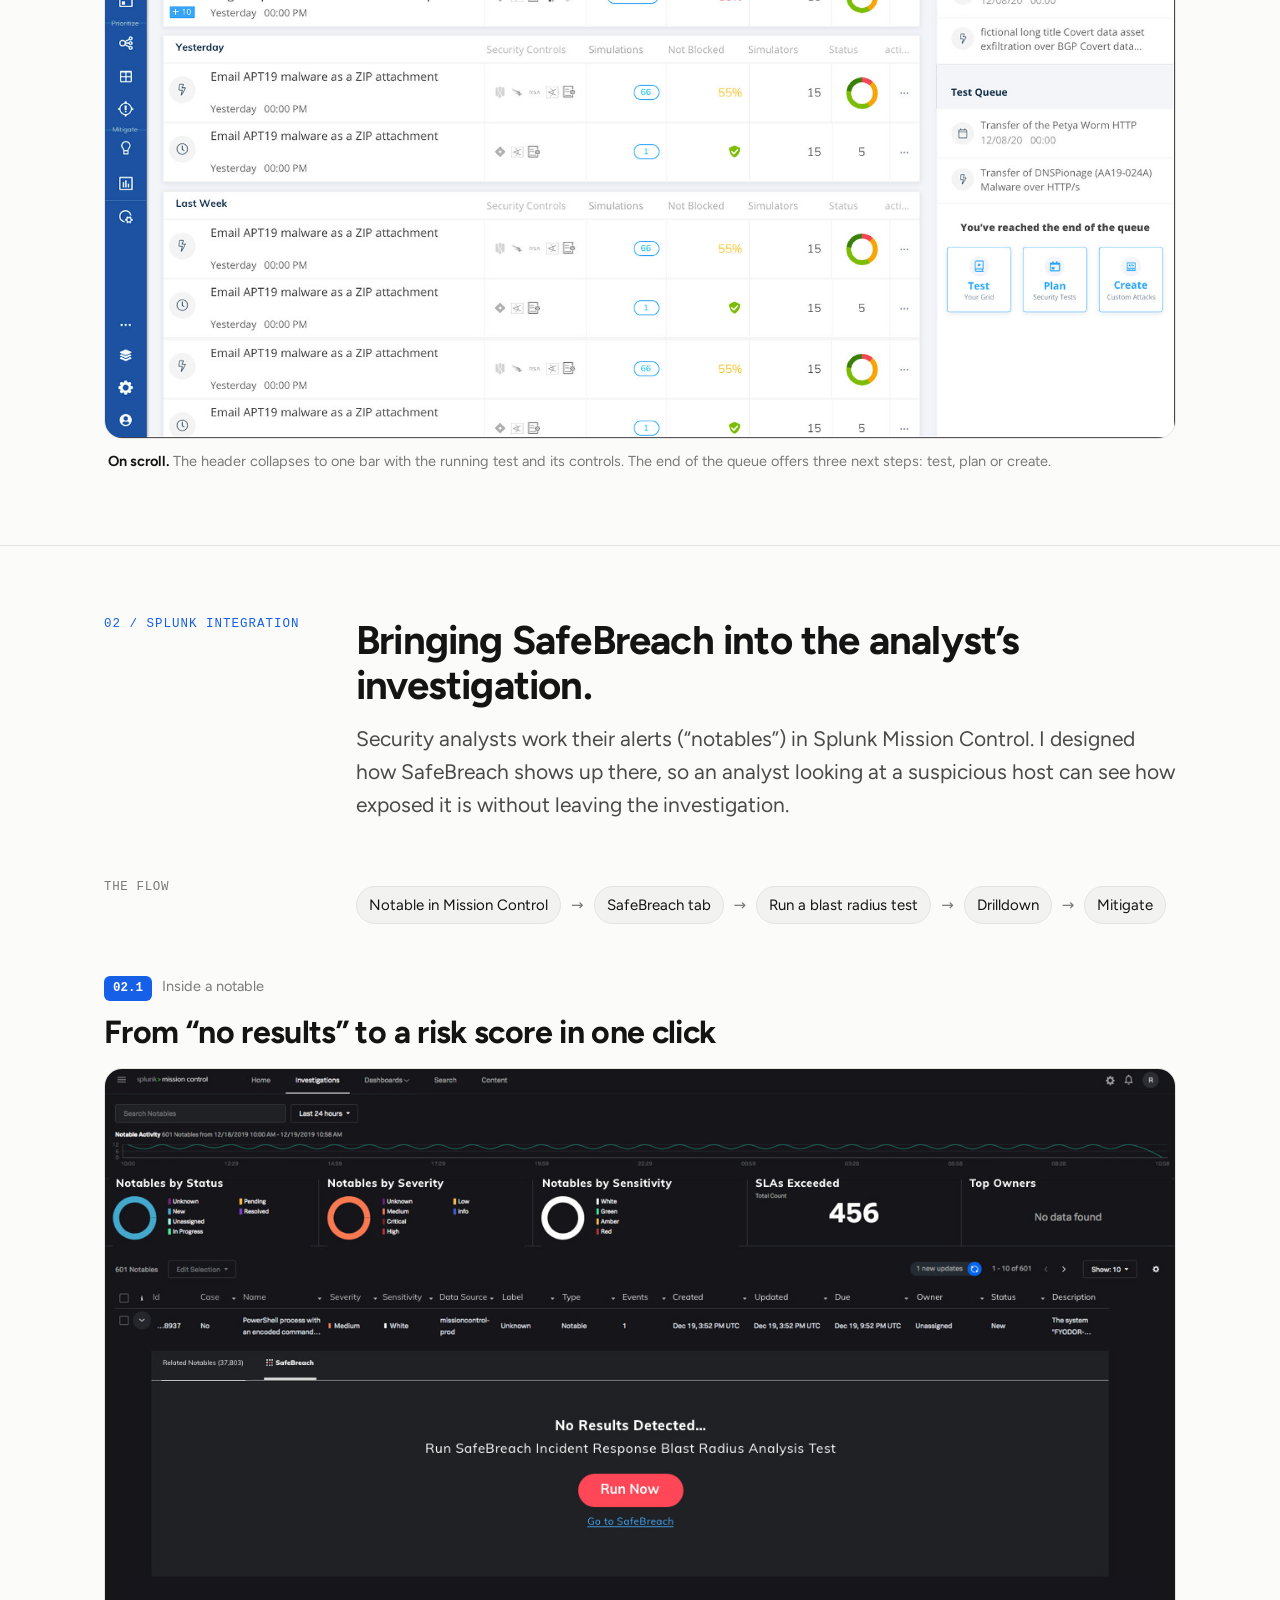
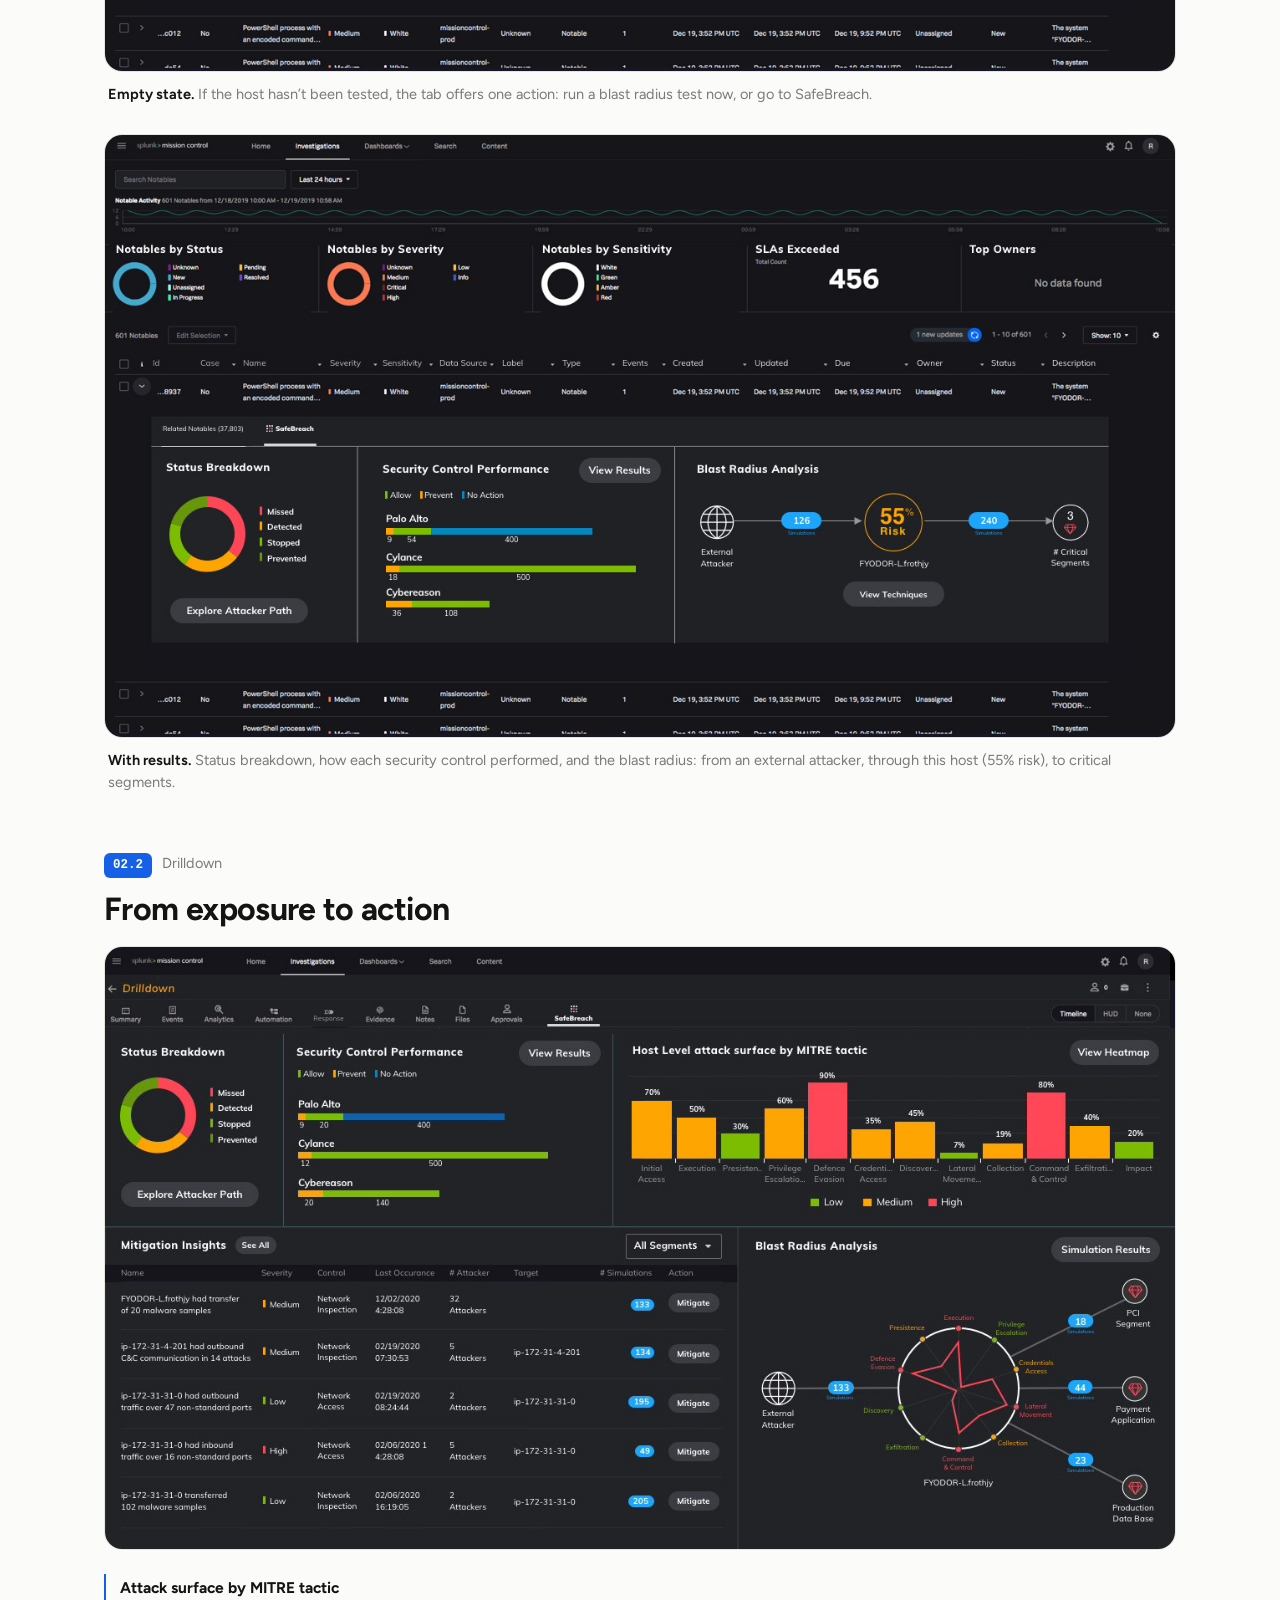
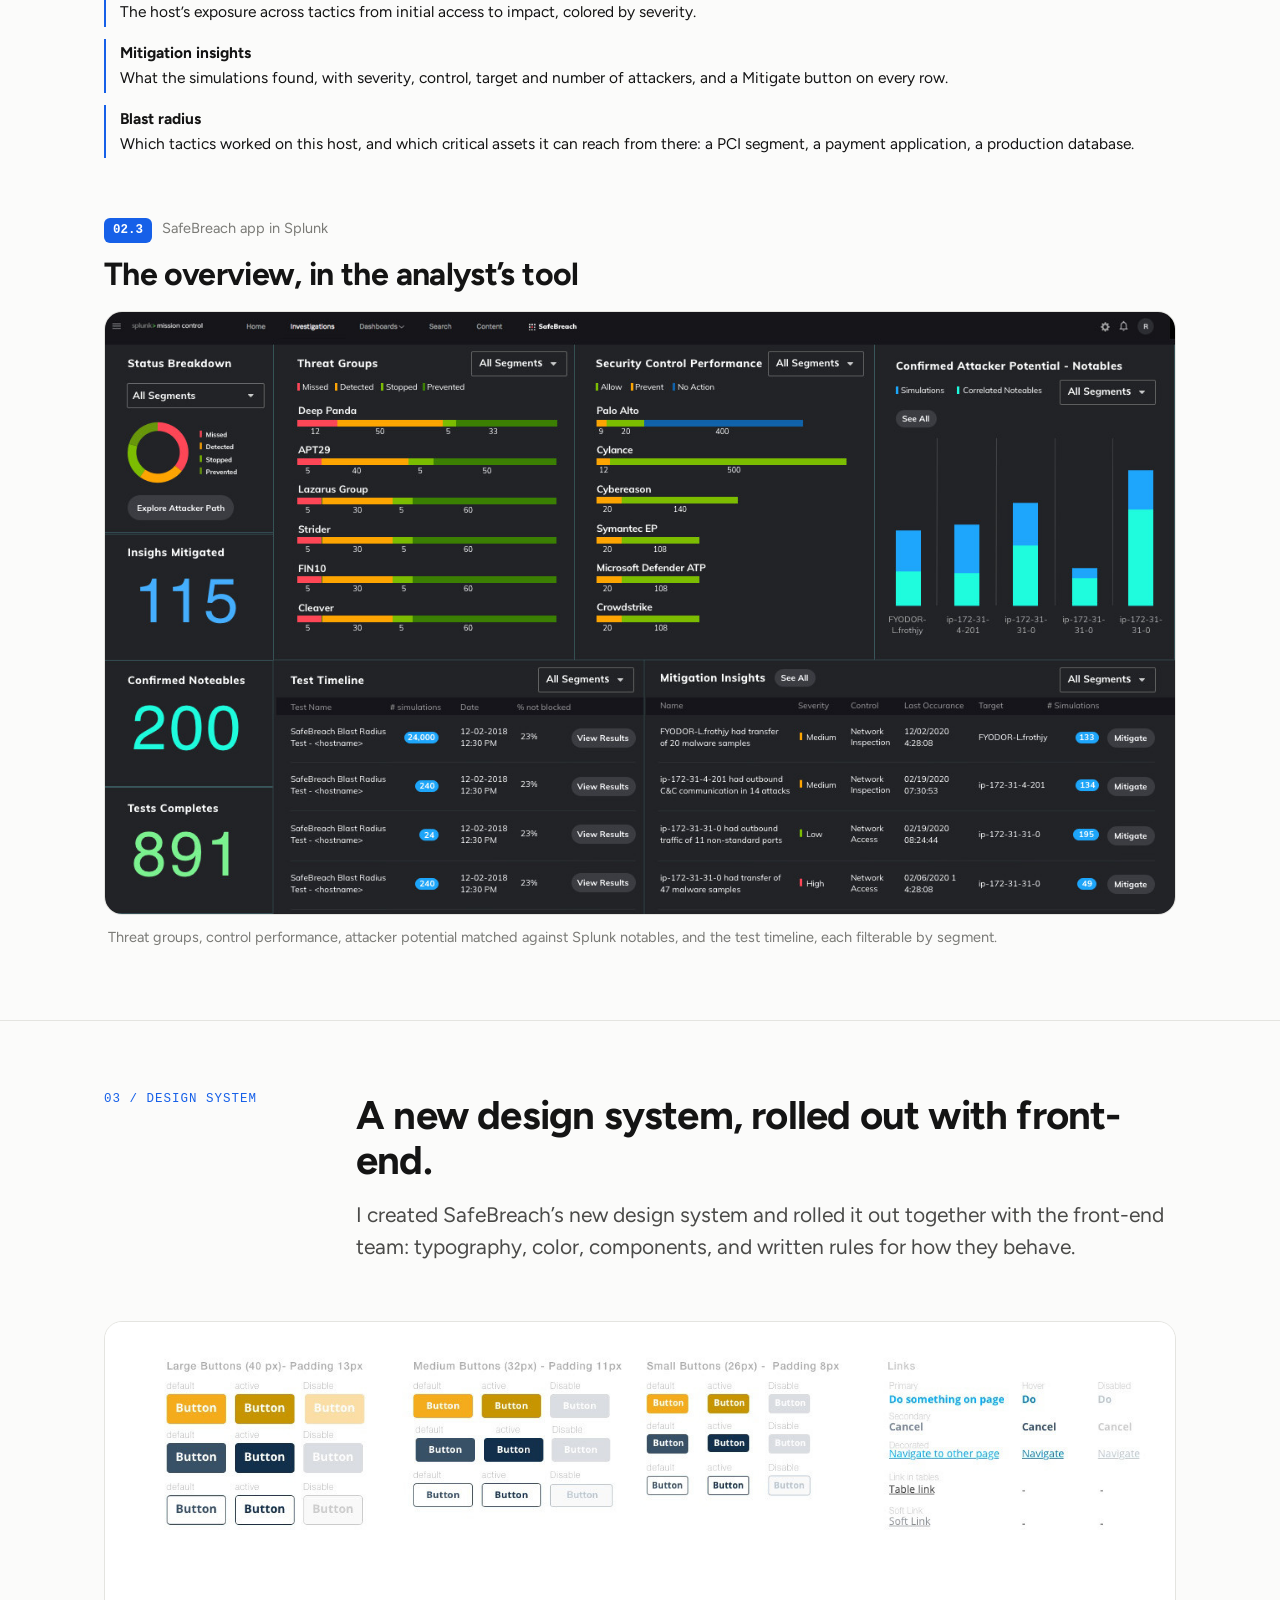
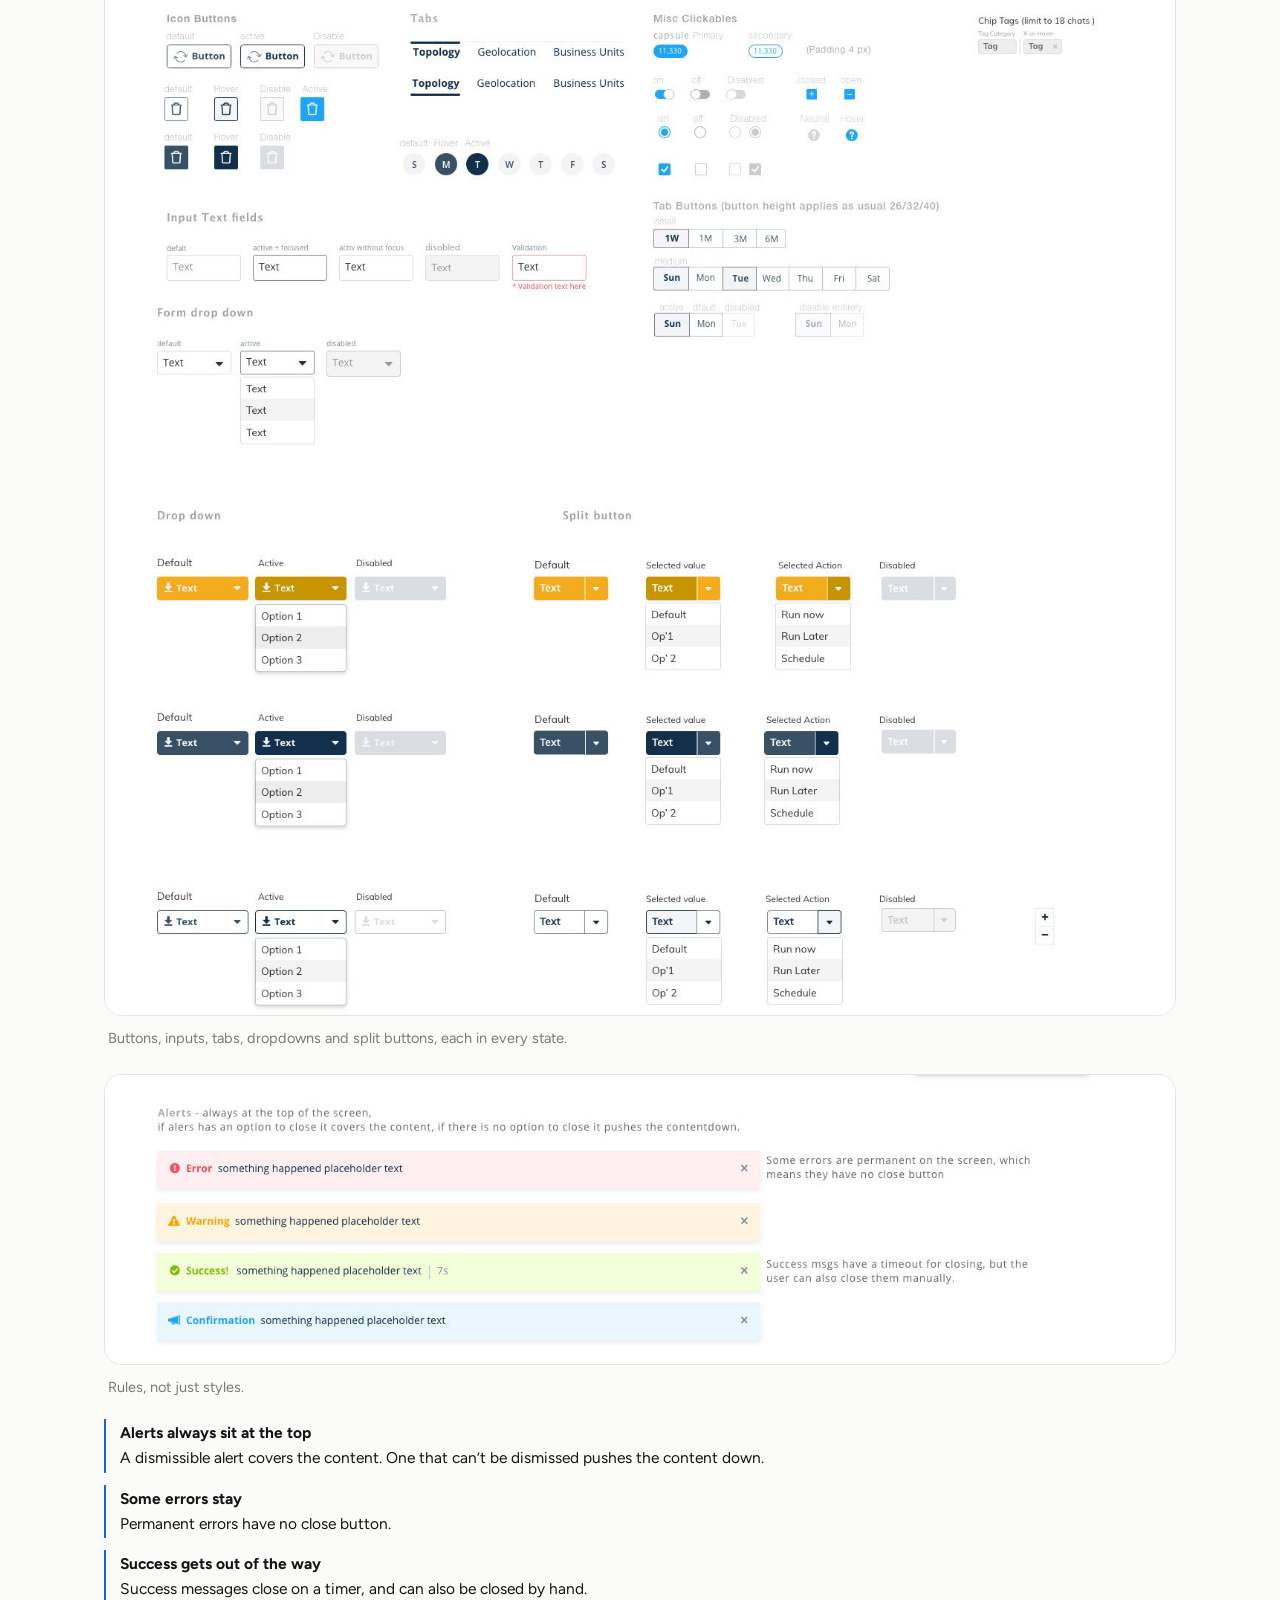
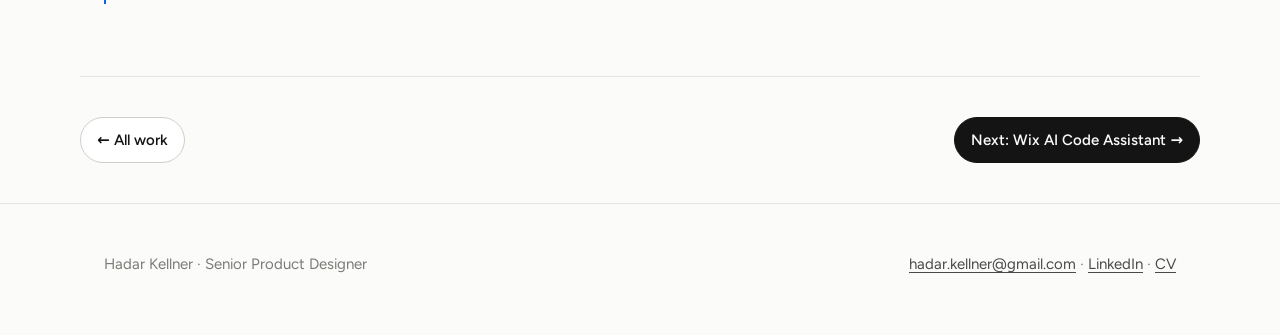
<file: safebreach/index.html>
<!doctype html>
<html lang="en">
<head>
<meta charset="utf-8">
<meta name="viewport" content="width=device-width,initial-scale=1">
<title>SafeBreach · Hadar Kellner</title>
<meta name="description" content="Case study: designing SafeBreach's breach-and-attack simulation platform, its integration with Splunk Mission Control, and a new design system.">
<link rel="preload" href="../fonts/figtree-latin-wght-normal.woff2" as="font" type="font/woff2" crossorigin>
<link rel="stylesheet" href="../style.css?v=14">
<style>
  .notes{list-style:none;padding:0;margin:0;display:grid;gap:12px}
  .notes li{border-left:2px solid var(--accent);padding:2px 0 2px 14px;font-size:15.5px}
  .notes b{display:block}
  .flow{display:flex;gap:10px;flex-wrap:wrap;align-items:center;margin:8px 0 0;font-size:15px}
  .flow span{background:var(--sunk);border:1px solid var(--line);border-radius:999px;padding:6px 12px}
  .flow i{font-style:normal;color:var(--ink-3)}
</style>
</head>
<body>
<header class="nav">
  <div class="wrap">
    <a class="name" href="../">Hadar Kellner</a>
    <ul>
      <li><a href="../#work" aria-current="page">Work</a></li>
      <li><a href="../#about">About</a></li>
      <li class="hide-s"><a href="../Hadar-Kellner-CV.pdf">CV</a></li>
      <li><a href="../#contact">Contact</a></li>
    </ul>
  </div>
</header>

<main>
  <section class="cs-hero">
    <div class="wrap">
      <span class="eyebrow">Case study · SafeBreach · 2019–2021</span>
      <h1>Making attack simulation results readable, in our product and in Splunk.</h1>
      <p class="lede">SafeBreach is a breach-and-attack simulation (BAS) platform: it runs simulated attacks against a company’s own environment to show which security controls catch them and which don’t. I designed data-heavy workflows for the platform, its integration with Splunk Mission Control, and a new design system that I rolled out with the front-end team.</p>

      <dl class="facts">
        <div><dt>My role</dt><dd>UX/UI Designer</dd></div>
        <div><dt>Scope</dt><dd>Platform workflows, Splunk integration, design system</dd></div>
        <div><dt>Worked with</dt><dd>The front-end team</dd></div>
        <div><dt>Users</dt><dd>Security teams running and acting on attack simulations</dd></div>
      </dl>
    </div>
  </section>

  <div class="wrap" style="padding-bottom:72px">
    <figure class="shot" style="margin:0"><img src="../img/safebreach/running.jpg" width="1920" height="1079" alt="SafeBreach main screen while a test runs: a dark header with live status (36% missed, 24% detected, 18% stopped, 15% prevented), security controls by category with their tools, top attack types with counts, and the list of simulators. Below, the test timeline and the upcoming tests queue."></figure>
    <figcaption>The main screen while a test is running.</figcaption>
  </div>

  <section class="chapter">
    <div class="wrap">
      <div class="head">
        <span class="eyebrow">01 / The platform</span>
        <div>
          <h2>One screen for what’s running, what ran, and what’s next.</h2>
          <p class="lede">A test can run a huge number of simulations across many security controls and machines. The main screen brings the live test, the history and the queue together, and the navigation follows the job: Simulate, Prioritize, Mitigate.</p>
        </div>
      </div>

      <article class="moment">
        <span class="tag">01.1</span><span class="muted small">While a test runs</span>
        <h3>Results as they come in</h3>
        <ul class="notes" style="max-width:var(--text)">
          <li><b>Status</b>Every simulation lands in one of four outcomes: missed, detected, stopped or prevented. The donut shows the split live.</li>
          <li><b>Security controls by category</b>DLP, web, endpoint, email, network inspection, network access, containers and cloud, each with the tools being tested and its progress.</li>
          <li><b>Top attack types and simulators</b>Which kinds of attack are running most, and on which machines.</li>
          <li><b>Test timeline</b>Past tests grouped by day, with the controls involved, the number of simulations, the share not blocked, and a status donut per test.</li>
        </ul>
      </article>

      <article class="moment">
        <span class="tag">01.2</span><span class="muted small">Before and between tests</span>
        <h3>States, not just a happy path</h3>
        <div class="grid-2">
          <figure style="margin:0"><div class="shot"><img src="../img/safebreach/up-next.jpg" width="1920" height="1082" loading="lazy" alt="Main screen before a test starts: 'Up Next: Infiltration Europe' with a countdown, a large Start Now button, and the categories, attack types and simulators that will be tested, shown dimmed."></div><figcaption><strong style="color:var(--ink)">Up next.</strong> Before a test starts, the same layout previews what will be tested, with a countdown and Start Now.</figcaption></figure>
          <figure style="margin:0"><div class="shot"><img src="../img/safebreach/on-scroll.jpg" width="1920" height="1082" loading="lazy" alt="Main screen after scrolling: the header collapses into one bar with the running test's name, simulation count, timer, pause and stop. The queue ends with 'You've reached the end of the queue' and three shortcuts: Test your grid, Plan security tests, Create custom attacks."></div><figcaption><strong style="color:var(--ink)">On scroll.</strong> The header collapses to one bar with the running test and its controls. The end of the queue offers three next steps: test, plan or create.</figcaption></figure>
        </div>
      </article>
    </div>
  </section>

  <section class="chapter">
    <div class="wrap">
      <div class="head">
        <span class="eyebrow">02 / Splunk integration</span>
        <div>
          <h2>Bringing SafeBreach into the analyst’s investigation.</h2>
          <p class="lede">Security analysts work their alerts (“notables”) in Splunk Mission Control. I designed how SafeBreach shows up there, so an analyst looking at a suspicious host can see how exposed it is without leaving the investigation.</p>
        </div>
      </div>

      <div class="cols">
        <div class="side">The flow</div>
        <div class="flow"><span>Notable in Mission Control</span><i>→</i><span>SafeBreach tab</span><i>→</i><span>Run a blast radius test</span><i>→</i><span>Drilldown</span><i>→</i><span>Mitigate</span></div>
      </div>

      <article class="moment" style="margin-top:48px">
        <span class="tag">02.1</span><span class="muted small">Inside a notable</span>
        <h3>From “no results” to a risk score in one click</h3>
        <div style="display:grid;gap:28px">
          <figure style="margin:0"><div class="shot"><img src="../img/safebreach/splunk-notable-empty.jpg" width="1280" height="720" loading="lazy" alt="Splunk Mission Control notables list with one row expanded to a SafeBreach tab: 'No Results Detected… Run SafeBreach Incident Response Blast Radius Analysis Test', a Run Now button and a Go to SafeBreach link."></div><figcaption><strong style="color:var(--ink)">Empty state.</strong> If the host hasn’t been tested, the tab offers one action: run a blast radius test now, or go to SafeBreach.</figcaption></figure>
          <figure style="margin:0"><div class="shot"><img src="../img/safebreach/splunk-notable.jpg" width="1280" height="720" loading="lazy" alt="The same expanded notable with results: status breakdown donut, security control performance for Palo Alto, Cylance and Cybereason, and a blast radius line from external attacker to the host at 55% risk to 3 critical segments."></div><figcaption><strong style="color:var(--ink)">With results.</strong> Status breakdown, how each security control performed, and the blast radius: from an external attacker, through this host (55% risk), to critical segments.</figcaption></figure>
        </div>
      </article>

      <article class="moment">
        <span class="tag">02.2</span><span class="muted small">Drilldown</span>
        <h3>From exposure to action</h3>
        <div class="grid-2" style="align-items:start">
          <figure style="margin:0"><div class="shot"><img src="../img/safebreach/splunk-drilldown.jpg" width="1280" height="720" loading="lazy" alt="Investigation drilldown with a SafeBreach tab: status breakdown, security control performance, host-level attack surface by MITRE tactic as a colored bar chart, a mitigation insights table with Mitigate buttons, and a blast radius radar chart linking the host to PCI segment, payment application and production database."></div></figure>
          <ul class="notes">
            <li><b>Attack surface by MITRE tactic</b>The host’s exposure across tactics from initial access to impact, colored by severity.</li>
            <li><b>Mitigation insights</b>What the simulations found, with severity, control, target and number of attackers, and a Mitigate button on every row.</li>
            <li><b>Blast radius</b>Which tactics worked on this host, and which critical assets it can reach from there: a PCI segment, a payment application, a production database.</li>
          </ul>
        </div>
      </article>

      <article class="moment">
        <span class="tag">02.3</span><span class="muted small">SafeBreach app in Splunk</span>
        <h3>The overview, in the analyst’s tool</h3>
        <figure style="margin:0"><div class="shot"><img src="../img/safebreach/splunk-dashboard.jpg" width="1280" height="720" loading="lazy" alt="SafeBreach dashboard inside Splunk Mission Control: status breakdown, threat groups (Deep Panda, APT29, Lazarus Group and more) by outcome, security control performance, confirmed attacker potential against correlated notables, totals for insights mitigated, confirmed notables and tests completed, a test timeline and mitigation insights. Every panel can be filtered by segment."></div><figcaption>Threat groups, control performance, attacker potential matched against Splunk notables, and the test timeline, each filterable by segment.</figcaption></figure>
      </article>
    </div>
  </section>

  <section class="chapter">
    <div class="wrap">
      <div class="head">
        <span class="eyebrow">03 / Design system</span>
        <div>
          <h2>A new design system, rolled out with front-end.</h2>
          <p class="lede">I created SafeBreach’s new design system and rolled it out together with the front-end team: typography, color, components, and written rules for how they behave.</p>
        </div>
      </div>
      <div class="grid-2" style="align-items:start">
        <figure style="margin:0"><div class="shot"><img src="../img/safebreach/ds-components.jpg" width="1440" height="1740" loading="lazy" alt="Component sheet: large, medium and small buttons in each state, links, icon buttons, tabs, toggles and checkboxes, input fields, dropdowns and split buttons."></div><figcaption>Buttons, inputs, tabs, dropdowns and split buttons, each in every state.</figcaption></figure>
        <div>
          <figure style="margin:0"><div class="shot"><img src="../img/safebreach/ds-feedback.jpg" width="1440" height="390" loading="lazy" alt="Alert components for error, warning, success and confirmation, with notes: alerts always sit at the top of the screen; some errors are permanent and have no close button; success messages close on a timer but can also be closed manually."></div><figcaption>Rules, not just styles.</figcaption></figure>
          <ul class="notes" style="margin-top:20px">
            <li><b>Alerts always sit at the top</b>A dismissible alert covers the content. One that can’t be dismissed pushes the content down.</li>
            <li><b>Some errors stay</b>Permanent errors have no close button.</li>
            <li><b>Success gets out of the way</b>Success messages close on a timer, and can also be closed by hand.</li>
          </ul>
        </div>
      </div>
    </div>
  </section>

  <div class="wrap next" style="border-top:1px solid var(--line)">
    <a class="btn" href="../">← All work</a>
    <a class="btn primary" href="../wix-ai-code-assistant/">Next: Wix AI Code Assistant →</a>
  </div>
</main>

<footer class="footer">
  <div class="wrap">
    <span>Hadar Kellner · Senior Product Designer</span>
    <span><a href="mailto:hadar.kellner@gmail.com">hadar.kellner@gmail.com</a> · <a href="https://www.linkedin.com/in/hadar-kellner-950209128/" target="_blank" rel="noopener">LinkedIn</a> · <a href="../Hadar-Kellner-CV.pdf">CV</a></span>
  </div>
</footer>
</body>
</html>
</file>
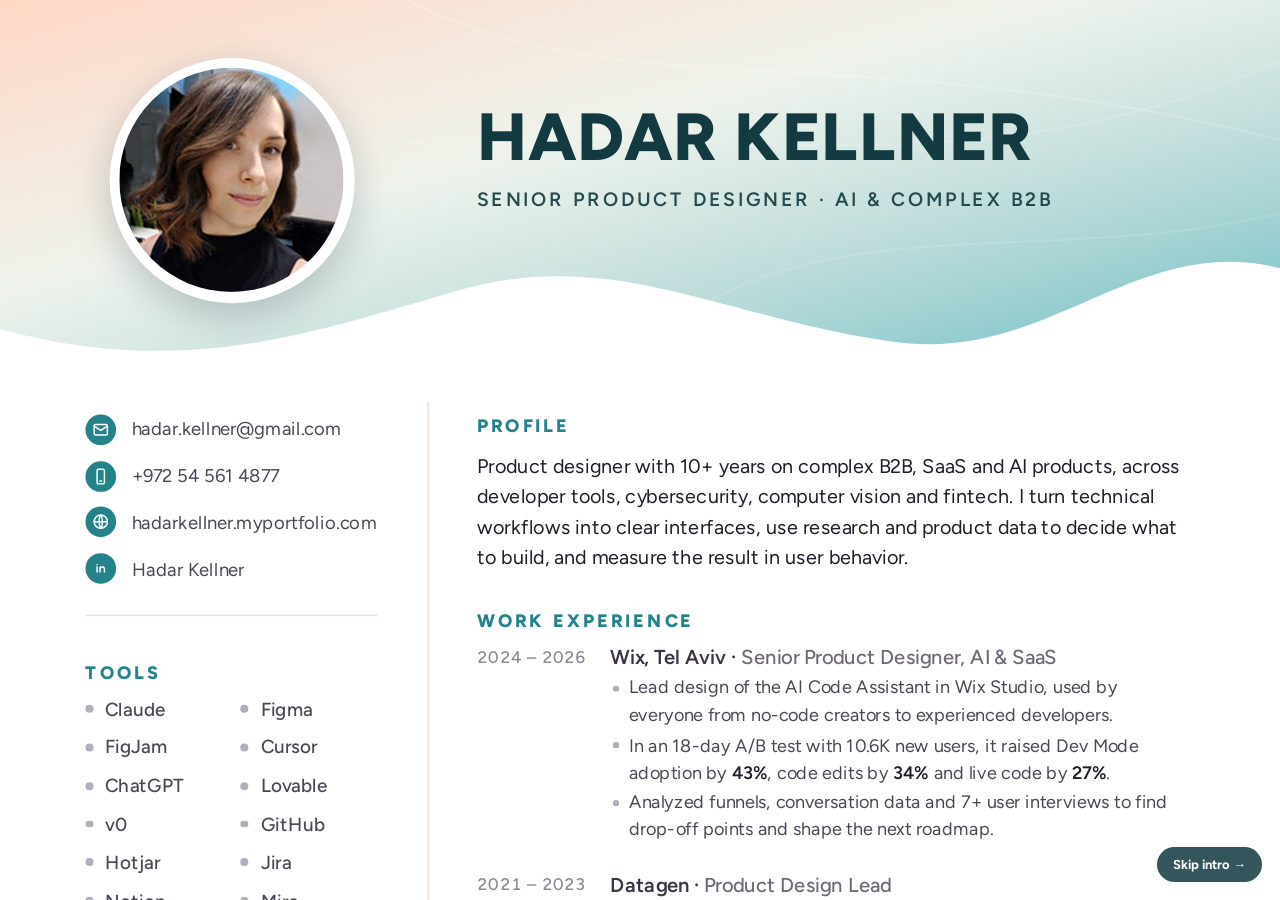
<file: sushi/index.html>
<!doctype html>
<html lang="en">
<head>
<meta charset="utf-8">
<meta name="description" content="Hadar Kellner, Senior Product Designer. An interactive CV set in a kaiten sushi bar: seven dishes, seven projects.">
<meta name="theme-color" content="#ECEAEE">
<meta property="og:title" content="Hadar Kellner · Interactive portfolio">
<meta property="og:description" content="Seven dishes, seven projects. Senior Product Designer, AI & complex B2B.">
<meta property="og:image" content="https://hadarkellner-pixel.github.io/hadar-kellner-portfolio/sushi/img/scene.jpg">
<link rel="icon" href="img/hadar.jpg">
<title>Hadar Kellner · Kaiten CV</title>
<meta name="viewport" content="width=device-width, initial-scale=1, viewport-fit=cover">
<meta name="robots" content="noindex">
<style>
@font-face{font-family:'Figtree';font-style:normal;font-weight:300 900;font-display:swap;src:url(fonts/figtree-latin-ext-wght-normal.woff2) format('woff2');unicode-range:U+0100-02BA,U+02BD-02C5,U+02C7-02CC,U+02CE-02D7,U+02DD-02FF,U+0304,U+0308,U+0329,U+1D00-1DBF,U+1E00-1E9F,U+1EF2-1EFF,U+2020,U+20A0-20AB,U+20AD-20C0,U+2113,U+2C60-2C7F,U+A720-A7FF}
@font-face{font-family:'Figtree';font-style:normal;font-weight:300 900;font-display:swap;src:url(fonts/figtree-latin-wght-normal.woff2) format('woff2');unicode-range:U+0000-00FF,U+0131,U+0152-0153,U+02BB-02BC,U+02C6,U+02DA,U+02DC,U+0304,U+0308,U+0329,U+2000-206F,U+20AC,U+2122,U+2191,U+2193,U+2212,U+2215,U+FEFF,U+FFFD}
</style>
<style>
/* Journey: the one-page CV appears as-is -> name and photo fly into a logo, Contact me appears ->
   the header gradient starts to move, spills and drips over the page -> the page washes clean ->
   a kaiten sushi bar is revealed. Seven dishes = seven portfolio projects. Scroll / drag / swipe
   steers the belt; the tablet on the table describes the dish in front of you.
   Deliberately a single warm theme: the scene is a painted restaurant, so every color is explicit. */
:root{
  --ink:#123A40; --teal:#24838A; --peach:#FFD7C4; --mint:#EEF3EC; --sea:#5FBEC4;
  --grad:linear-gradient(120deg,#FFD7C4 0%,#EEF3EC 45%,#5FBEC4 100%);
  --font:"Figtree","Helvetica Neue",Arial,sans-serif;
  color-scheme:light;
}
*{box-sizing:border-box;margin:0;padding:0}
html,body{height:100%;overflow:hidden}
body{font-family:var(--font);color:var(--ink);background:#ECEAEE;overscroll-behavior:none;-webkit-font-smoothing:antialiased;-webkit-tap-highlight-color:transparent}
body.scene-on{background:linear-gradient(#9C6A3E,#A87139)}
button{font:inherit;color:inherit;background:none;border:0;cursor:pointer}
a{color:inherit;text-decoration:none}
:focus-visible{outline:3px solid #5FBEC4;outline-offset:3px;border-radius:10px}

/* ================= scene ================= */
#scene{position:fixed;inset:0;overflow:hidden;visibility:hidden;touch-action:none;cursor:grab;transform-origin:50% 55%}
#scene.dragging{cursor:grabbing}
#stage{position:absolute;left:0;top:0;width:1536px;height:864px;transform-origin:0 0}
#stage .bg{position:absolute;inset:0;width:1536px;height:864px;display:block;user-select:none;-webkit-user-drag:none}
body.portrait #stage .bg{-webkit-mask-image:linear-gradient(transparent 0,#000 9%,#000 90%,transparent);mask-image:linear-gradient(transparent 0,#000 9%,#000 90%,transparent)}
.slats{position:absolute;left:0;top:458px;height:68px;width:1800px;will-change:transform;
  background:url("data:image/svg+xml,%3Csvg xmlns='http://www.w3.org/2000/svg' width='203' height='68'%3E%3Cpath d='M24 0Q60 34 24 68' fill='none' stroke='%23463424' stroke-opacity='.42' stroke-width='2.2'/%3E%3Cpath d='M27 0Q63 34 27 68' fill='none' stroke='%23FFEBD2' stroke-opacity='.38' stroke-width='1.4'/%3E%3C/svg%3E") repeat-x}
.light{position:absolute;left:418px;top:330px;width:700px;height:300px;pointer-events:none;
  background:radial-gradient(closest-side,rgba(255,236,206,.34),rgba(255,236,206,0));mix-blend-mode:screen}
.dish{position:absolute;left:0;top:0;width:406px;height:222px;will-change:transform;display:block;-webkit-user-drag:none;cursor:pointer;--f:0}
.dish .shadow{position:absolute;left:50%;bottom:24px;width:300px;height:44px;margin-left:-138px;border-radius:50%;
  background:radial-gradient(closest-side,rgba(52,30,12,.42),rgba(52,30,12,0));pointer-events:none}
.dish img{position:absolute;left:50%;bottom:32px;transform:translateX(-50%);display:block;user-select:none;-webkit-user-drag:none;pointer-events:none;
  filter:brightness(calc(.8 + .2*var(--f))) saturate(calc(.85 + .15*var(--f)));transition:translate .35s cubic-bezier(.2,.8,.2,1)}
.dish:hover img,.dish:focus-visible img{translate:0 -10px;filter:brightness(1.06) saturate(1.05) drop-shadow(0 14px 18px rgba(60,30,5,.35))}
.dish .tag{position:absolute;left:50%;bottom:4px;transform:translateX(-50%);white-space:nowrap;display:flex;align-items:center;gap:7px;
  padding:5px 11px 5px 6px;border-radius:99px;background:rgba(18,38,40,.82);color:#fff;font-size:13px;font-weight:700;letter-spacing:.01em;
  box-shadow:0 4px 12px rgba(40,20,0,.3);opacity:calc(.55 + .45*var(--f));transition:background .25s}
.dish .tag b{display:grid;place-items:center;min-width:22px;height:22px;padding:0 5px;border-radius:99px;background:#FFD7C4;color:#123A40;font-size:11px;font-weight:900}
.dish .tag .go{display:inline-grid;place-items:center;width:18px;height:18px;border-radius:50%;background:rgba(255,255,255,.16);font-size:11px;transition:transform .25s}
.dish:hover .tag,.dish:focus-visible .tag{background:#123A40;opacity:1}
.dish:hover .tag .go{transform:scale(1.2);background:#5FBEC4;color:#123A40}
.dish .glint{position:absolute;left:50%;bottom:32px;transform:translateX(-50%);pointer-events:none;transition:translate .25s}
.dish:hover .glint,.dish:focus-visible .glint{translate:0 -10px}
.dish .glint i{position:absolute;display:block;transform:translate(-50%,-50%) scale(0);opacity:0;
  background:radial-gradient(circle,var(--gc,#fff) 0,var(--gc,#fff) 12%,transparent 46%);border-radius:50%;animation:twinkle 3.9s ease-in-out infinite}
.dish .glint.ice{--gc:#BFE6FF;opacity:.55;mix-blend-mode:screen}
.dish .glint i::before,.dish .glint i::after{content:"";position:absolute;left:50%;top:50%;background:linear-gradient(90deg,transparent,var(--gc,#fff),transparent);height:1.5px;width:290%;transform:translate(-50%,-50%)}
.dish .glint i::after{transform:translate(-50%,-50%) rotate(90deg)}
@keyframes twinkle{0%,62%,100%{transform:translate(-50%,-50%) scale(0) rotate(0);opacity:0}72%{transform:translate(-50%,-50%) scale(1) rotate(20deg);opacity:1}84%{transform:translate(-50%,-50%) scale(.55) rotate(45deg);opacity:.7}}
@media (prefers-reduced-motion:reduce){.dish .glint i{animation:none}}
.dish .special{color:#FFD27A;font-size:12px}
.steam{position:absolute;left:52px;top:560px;width:110px;height:100px;pointer-events:none;filter:blur(7px)}
.steam i{position:absolute;bottom:0;width:22px;height:60px;border-radius:50%;background:rgba(255,250,240,.55);opacity:0;animation:steam 4.6s ease-in infinite}
.steam i:nth-child(1){left:18px}.steam i:nth-child(2){left:48px;animation-delay:1.5s}.steam i:nth-child(3){left:74px;animation-delay:3s}
@keyframes steam{0%{transform:translateY(20px) scaleX(.6);opacity:0}25%{opacity:.7}100%{transform:translateY(-70px) scaleX(1.5) skewX(14deg);opacity:0}}
.stack{position:absolute;left:1020px;top:790px;width:150px;height:0}
.stack .pl{position:absolute;left:0;width:150px;height:45px;background:url(img/plate-table.png) center/100% 100% no-repeat;
  filter:drop-shadow(0 5px 5px rgba(50,25,5,.32));animation:drop .55s cubic-bezier(.3,1.4,.5,1) both;pointer-events:auto;cursor:grab;touch-action:none;-webkit-tap-highlight-color:transparent}
.stack .pl:last-child:hover{filter:drop-shadow(0 5px 5px rgba(50,25,5,.32)) brightness(1.06)}
.pl-fly{position:absolute;left:0;top:0;width:150px;height:45px;background:url(img/plate-table.png) center/100% 100% no-repeat;pointer-events:none;will-change:transform;
  filter:drop-shadow(0 6px 6px rgba(50,25,5,.32))}
.pl-fly.held{filter:drop-shadow(0 18px 11px rgba(50,25,5,.3))}
body.plating,body.plating *{cursor:grabbing!important}
@keyframes drop{from{transform:translateY(-70px);opacity:0}to{transform:none;opacity:1}}
.vignette{position:fixed;inset:0;pointer-events:none;z-index:1;visibility:hidden;
  background:radial-gradient(ellipse 75% 62% at 50% var(--ry,56%),rgba(30,14,2,0) 52%,rgba(30,14,2,.38) 100%),linear-gradient(rgba(35,18,4,.22),rgba(35,18,4,0) 34%)}

/* ================= nav ================= */
.nav{position:fixed;top:0;left:0;right:0;z-index:60;display:flex;align-items:center;justify-content:space-between;gap:12px;padding:14px clamp(14px,3vw,28px);pointer-events:none}
.nav > *{pointer-events:auto}
.logo{position:relative;display:flex;align-items:center;gap:9px;padding:4px 6px 4px 4px;border-radius:99px;visibility:hidden;text-align:left;cursor:default}
.lp{position:relative;flex:none;width:36px;height:36px;border-radius:50%;padding:2px;background:rgba(255,255,255,.85);box-shadow:0 1px 6px rgba(30,12,0,.25)}
.lp img{width:100%;height:100%;border-radius:50%;object-fit:cover;display:block}
.ln{position:relative;display:flex;flex-direction:column;gap:4px}
.ln b{display:block;font-size:13.5px;font-weight:700;letter-spacing:.01em;line-height:1;color:#2B4A4F;white-space:nowrap;transition:color .7s}
body.scene-on .ln b{color:#fff;text-shadow:0 1px 6px rgba(30,12,0,.55),0 0 2px rgba(30,12,0,.35)}
.ln small{font-size:9px;font-weight:600;letter-spacing:.13em;text-transform:uppercase;color:#3F6A6E;opacity:0;transition:opacity .6s .2s,color .7s;white-space:nowrap}
body.scene-on .ln small{color:rgba(255,255,255,.9);text-shadow:0 1px 5px rgba(30,12,0,.55)}
.logo.dressed small{opacity:1}
.nav-r{display:flex;gap:10px;opacity:0;transform:translateY(-10px);transition:opacity .6s,transform .6s cubic-bezier(.2,.8,.2,1);pointer-events:none}
.nav-r.on{opacity:1;transform:none;pointer-events:auto}
.btn{display:inline-flex;align-items:center;gap:8px;height:46px;padding:0 20px;border-radius:99px;font-weight:800;font-size:15px;white-space:nowrap;transition:transform .2s,box-shadow .2s,background .2s}
.btn:hover{transform:translateY(-2px)}
.btn.primary{background:#123A40;color:#fff;box-shadow:0 8px 24px rgba(18,58,64,.35)}
.btn.primary:hover{box-shadow:0 12px 30px rgba(18,58,64,.45);background:#0D2E33}
.btn.primary.ring{animation:ring 1.6s ease-out 3}
@keyframes ring{0%{box-shadow:0 0 0 0 rgba(95,190,196,.8),0 8px 24px rgba(18,58,64,.35)}100%{box-shadow:0 0 0 18px rgba(95,190,196,0),0 8px 24px rgba(18,58,64,.35)}}
.btn.ghost{background:rgba(255,250,245,.78);backdrop-filter:blur(12px);-webkit-backdrop-filter:blur(12px);color:#123A40;box-shadow:0 6px 20px rgba(40,20,0,.14)}
.btn svg{width:16px;height:16px}
@media (max-width:640px){.ln small,.hide-s{display:none}.btn{height:42px;padding:0 15px;font-size:14px}.lp{width:34px;height:34px}.ln b{font-size:12.5px}.btn.ghost{padding:0 13px}}
@media (max-width:440px){.nav{padding:12px 10px;gap:8px}.nav-r{gap:6px}.logo{gap:7px;padding-right:10px}.ln b{font-size:12px}.btn.ghost span{display:none}.btn.ghost{width:42px;padding:0;justify-content:center}.btn.primary{padding:0 14px}}

/* ================= hint ================= */
.hint{position:fixed;left:50%;z-index:20;transform:translate(-50%,14px);display:flex;align-items:center;gap:14px;padding:12px 22px 12px 14px;border-radius:20px;
  background:rgba(18,38,40,.78);color:#fff;font-size:14px;font-weight:600;white-space:nowrap;backdrop-filter:blur(8px);-webkit-backdrop-filter:blur(8px);opacity:0;transition:opacity .6s,transform .6s;pointer-events:none}
.hint.on{opacity:1;transform:translate(-50%,0);animation:bob 2.6s ease-in-out .8s infinite}
@keyframes bob{0%,100%{translate:0 0}50%{translate:0 -6px}}
.hint{background:rgba(14,34,37,.88)!important;box-shadow:0 14px 40px rgba(30,12,0,.35),0 0 0 1px rgba(255,255,255,.08) inset}
.hint .cue{flex:none;width:44px;height:44px;border-radius:14px;display:grid;place-items:center;background:var(--grad)}
.hint .mouse{width:18px!important;height:27px!important;border:2.5px solid #123A40!important;border-radius:10px!important}
.hint .mouse::after{width:3px!important;height:6px!important;margin-left:-1.5px!important;top:4px!important}
.hint .ht{display:flex;flex-direction:column;gap:2px;line-height:1.2}
.hint .ht b{font-size:17px;font-weight:800;color:#fff}
.hint .ht small{font-size:12.5px;font-weight:600;color:#A9C0C2}
.hint .ht b .ar{display:inline-block;color:#FFB898;animation:slide 1.4s ease-in-out infinite}
@keyframes slide{0%,100%{transform:translateX(0)}50%{transform:translateX(6px)}}
.hint .swipe{display:none;position:relative;width:30px;height:20px}
.hint .swipe::before{content:"";position:absolute;left:0;right:0;top:50%;height:2px;margin-top:-1px;border-radius:2px;background:rgba(18,58,64,.35)}
.hint .swipe::after{content:"";position:absolute;top:50%;left:0;width:12px;height:12px;margin-top:-6px;border-radius:50%;background:#123A40;animation:swipe 1.4s ease-in-out infinite}
@keyframes swipe{0%{transform:translateX(18px);opacity:0}20%{opacity:1}80%{opacity:1}100%{transform:translateX(0);opacity:0}}
body.touch .hint .mouse,body:not(.touch) .hint .swipe,body.touch .h-desk,body:not(.touch) .h-touch{display:none}
body.touch .hint .swipe{display:block}
.hint .mouse{width:16px;height:24px;border:2px solid #fff;border-radius:9px;position:relative;flex:none}
.hint .mouse::after{content:"";position:absolute;left:50%;top:4px;width:2px;height:5px;margin-left:-1px;border-radius:2px;background:#123A40;animation:wheel 1.6s infinite}
@keyframes wheel{0%{transform:translateY(0);opacity:1}100%{transform:translateY(8px);opacity:0}}
@media (max-width:640px){.hint{gap:11px;padding:10px 16px 10px 10px}.hint .cue{width:38px;height:38px}.hint .ht b{font-size:15px}.hint .ht small{font-size:11.5px}}

/* ================= tablet ================= */
.tablet{position:fixed;left:50%;bottom:max(12px,env(safe-area-inset-bottom));z-index:30;width:min(472px,calc(100vw - 20px));
  transform:translateX(-50%) perspective(1200px) rotateX(7deg) scale(var(--ts,1));transform-origin:50% 100%;
  opacity:0;translate:0 60px;transition:opacity .7s,translate .9s cubic-bezier(.2,.8,.2,1);pointer-events:none}
.tablet.on{opacity:1;translate:0 0;pointer-events:auto}
.device{position:relative;border-radius:28px;padding:11px;background:linear-gradient(155deg,#34383d 0,#15171a 22%,#0a0b0d 100%);
  box-shadow:0 34px 44px -14px rgba(45,20,0,.65),0 10px 18px rgba(45,20,0,.35),inset 0 1px 0 rgba(255,255,255,.14),inset 0 0 0 1px rgba(255,255,255,.05)}
.device::before{content:"";position:absolute;top:4px;left:50%;width:5px;height:5px;margin-left:-2.5px;border-radius:50%;background:#23272b;box-shadow:inset 0 0 0 1px #3a4045}
.screen{position:relative;overflow:hidden;border-radius:18px;padding:15px 18px 14px;color:#E8EEEE;
  background:radial-gradient(120% 90% at 0% 0%,#1D3236 0,#0E1517 58%,#0B1012 100%)}
.screen::after{content:"";position:absolute;inset:0;pointer-events:none;background:linear-gradient(112deg,rgba(255,255,255,.08) 0,rgba(255,255,255,0) 32%)}
.t-top{display:flex;align-items:center;justify-content:space-between;gap:10px;font-size:11px;font-weight:800;letter-spacing:.14em;text-transform:uppercase;color:#8EA6A9}
.live{display:flex;align-items:center;gap:8px}
.live i{width:7px;height:7px;border-radius:50%;background:#5BE3A0;animation:pulse 2s infinite}
@keyframes pulse{0%{box-shadow:0 0 0 0 rgba(91,227,160,.7)}100%{box-shadow:0 0 0 8px rgba(91,227,160,0)}}
.check{display:none;align-items:center;gap:6px;padding:5px 10px;border-radius:99px;background:#FFD7C4;color:#123A40;font-size:11px;font-weight:900;letter-spacing:.06em}
.check.on{display:inline-flex;animation:pop .5s cubic-bezier(.3,1.5,.5,1)}
@keyframes pop{from{transform:scale(.6);opacity:0}to{transform:none;opacity:1}}
.t-body{transition:opacity .28s,transform .28s}
.t-body.swap{opacity:0;transform:translateX(-14px)}
.t-dish{margin-top:12px;font-size:12px;font-weight:800;letter-spacing:.15em;text-transform:uppercase;color:#FFB898}
.t-body h2{margin-top:4px;font-size:24px;line-height:1.12;font-weight:800;color:#fff;letter-spacing:-.005em}
.t-meta{margin-top:4px;font-size:13px;font-weight:600;color:#93ABAE}
.t-body p{margin-top:9px;font-size:14px;line-height:1.5;color:#C7D3D4;display:-webkit-box;-webkit-line-clamp:3;-webkit-box-orient:vertical;overflow:hidden;min-height:4.5em}
.t-actions{display:flex;align-items:center;gap:8px;margin-top:13px}
.t-nav{flex:none;width:40px;height:40px;border-radius:12px;display:grid;place-items:center;background:rgba(255,255,255,.07);border:1px solid rgba(255,255,255,.1);color:#fff;transition:background .2s}
.t-nav:hover{background:rgba(255,255,255,.16)}
.t-nav svg{width:18px;height:18px}
.t-plates{display:flex;gap:5px;margin-left:6px;align-items:center}
.t-plates i{width:13px;height:13px;border-radius:50%;border:2px solid #4F6669;transition:background .3s,border-color .3s}
.t-plates i.cur{background:#A9C9B6;border-color:#A9C9B6;transform:scale(1.15)}
.t-right{display:flex;align-items:center;gap:8px}
.t-viewed{display:none;align-items:center;gap:5px;padding:3px 9px 3px 7px;border-radius:99px;background:rgba(130,214,176,.1);border:1px solid rgba(130,214,176,.28);color:#8FD8B6;font-size:10px;font-weight:800;letter-spacing:.1em}
.t-viewed svg{width:11px;height:11px}
.t-viewed.on{display:inline-flex;animation:pop .4s cubic-bezier(.3,1.5,.5,1)}
.t-open{margin-left:auto;display:inline-flex;align-items:center;gap:8px;height:42px;padding:0 16px;border-radius:12px;white-space:nowrap;
  background:var(--grad);color:#123A40;font-weight:900;font-size:14px;box-shadow:0 6px 18px rgba(95,190,196,.25);transition:transform .2s,box-shadow .2s}
.t-open:hover{transform:translateY(-2px);box-shadow:0 10px 26px rgba(95,190,196,.4)}
.t-open svg{width:15px;height:15px}
@media (max-height:780px){.t-body p{-webkit-line-clamp:2;min-height:3em}}
@media (max-width:420px){.t-plates{display:none}.screen{padding:13px 14px 12px}.t-body h2{font-size:21px}}

/* ================= contact sheet ================= */
.sheet{position:fixed;inset:0;z-index:80;display:grid;place-items:center;padding:16px}
.sheet[hidden]{display:none}
.sheet-bg{position:absolute;inset:0;background:rgba(14,30,33,.5);backdrop-filter:blur(6px);-webkit-backdrop-filter:blur(6px);animation:fade .3s both}
.sheet-card{position:relative;width:min(560px,100%);max-height:calc(100vh - 32px);overflow:auto;border-radius:26px;background:#FFFCF9;box-shadow:0 40px 80px rgba(10,30,33,.4);animation:rise .45s cubic-bezier(.2,.8,.2,1) both}
@keyframes fade{from{opacity:0}}
@keyframes rise{from{opacity:0;transform:translateY(30px) scale(.97)}}
.sheet-top{padding:28px 28px 22px;background:var(--grad)}
.sheet-top .eyebrow{font-size:12px;font-weight:900;letter-spacing:.18em;text-transform:uppercase;color:#24838A}
.sheet-top h2{margin-top:8px;font-size:clamp(26px,5vw,34px);line-height:1.05;font-weight:900;letter-spacing:-.015em;color:#123A40;max-width:15ch}
.sheet-top p{margin-top:10px;font-size:15px;line-height:1.5;color:#2B4A4F;max-width:44ch}
.x{position:absolute;top:14px;right:14px;width:40px;height:40px;border-radius:50%;display:grid;place-items:center;background:rgba(255,255,255,.7);color:#123A40;font-size:22px;line-height:1}
.x:hover{background:#fff}
.c-list{display:grid;gap:10px;padding:20px 22px 24px}
.c-card{display:flex;align-items:center;gap:14px;padding:14px;border-radius:16px;background:#fff;border:1px solid #F1E6DE;box-shadow:0 4px 14px rgba(18,58,64,.06);text-align:left;width:100%;transition:transform .2s,box-shadow .2s,border-color .2s}
.c-card:hover{transform:translateY(-2px);box-shadow:0 12px 28px rgba(18,58,64,.12);border-color:#BFE3E5}
.c-ic{flex:none;width:44px;height:44px;border-radius:13px;display:grid;place-items:center;background:#123A40;color:#fff}
.c-ic svg{width:20px;height:20px}
.c-t{min-width:0;flex:1}
.c-t small{display:block;font-size:11px;font-weight:900;letter-spacing:.14em;text-transform:uppercase;color:#24838A}
.c-t b{display:block;font-size:16px;font-weight:700;color:#123A40;overflow-wrap:anywhere}
.c-go{flex:none;width:34px;height:34px;border-radius:50%;display:grid;place-items:center;background:#EEF3EC;color:#123A40;transition:transform .2s,background .2s}
.c-card:hover .c-go{background:#FFD7C4;transform:rotate(-45deg)}
.c-card.copy:hover .c-go{transform:none}
.c-go svg{width:15px;height:15px}
.toast{position:fixed;left:50%;bottom:24px;z-index:90;transform:translate(-50%,20px);padding:12px 18px;border-radius:14px;background:#123A40;color:#fff;font-weight:700;font-size:14px;opacity:0;transition:opacity .3s,transform .3s;pointer-events:none}
.toast.show{opacity:1;transform:translate(-50%,0)}

/* ================= intro: the CV ================= */
#intro{position:fixed;inset:0;z-index:40;background:#fff;overflow:hidden}
.cv-wrap{position:absolute;left:50%;top:0}
#liquid{position:fixed;inset:0;width:100%;height:100%;z-index:50;pointer-events:none;display:none}
.skip{position:fixed;right:18px;bottom:18px;z-index:70;padding:10px 16px;border-radius:99px;background:rgba(18,58,64,.86);color:#fff;font-weight:700;font-size:13px;transition:opacity .4s}
.skip[hidden]{display:none}

.cv{--pink:#FFD7C4;--purple:#24838A;--heading:#24838A;--cink:#211C2B;--text:#4B4656;--muted:#8C8794;--rule:#F8E0D4;--role:#6E6878;--bullet:#B3ADBB;
  position:absolute;left:0;top:0;width:210mm;height:297mm;background:#fff;overflow:hidden;transform-origin:0 0;color:var(--text)}
.cv .header{position:absolute;inset:0 0 auto 0;height:62mm}
.cv .header svg{position:absolute;inset:0;width:100%;height:100%}
.cv .photo{position:absolute;left:calc(38mm - 20.125mm);top:9.4mm;width:40.25mm;height:40.25mm;border-radius:50%;padding:1.8mm;background:#fff;box-shadow:0 2mm 6mm rgba(20,30,50,.22)}
.cv .photo img{width:100%;height:100%;border-radius:50%;object-fit:cover;display:block}
.cv .name{position:absolute;left:calc(78mm + 1px);top:17mm;color:#123A40}
.cv .name h1{font-size:31pt;font-weight:800;letter-spacing:.01em;line-height:1}
.cv .name p{font-size:9pt;font-weight:600;letter-spacing:.16em;text-transform:uppercase;margin-top:3mm;opacity:.9}
.cv .cols{position:absolute;top:66mm;left:0;right:0;bottom:0;display:grid;grid-template-columns:70mm 1fr}
.cv aside{padding:2mm 8mm 10mm 14mm;display:flex;flex-direction:column;gap:7.5mm}
.cv main{align-self:start;padding:2mm 14mm 1mm 8mm;border-left:1px solid var(--rule);display:flex;flex-direction:column;gap:6mm}
.cv h2{font-size:8.4pt;font-weight:800;letter-spacing:.16em;text-transform:uppercase;color:var(--heading)}
.cv .ct{list-style:none;display:flex;flex-direction:column;gap:2.6mm;padding-bottom:5mm;border-bottom:1px solid var(--rule)}
.cv .ct li{display:flex;align-items:center;gap:2.6mm;font-size:8.6pt;color:var(--text)}
.cv .ico{flex:none;width:5mm;height:5mm;border-radius:50%;background:var(--purple);display:grid;place-items:center}
.cv .ico svg{width:2.9mm;height:2.9mm;fill:none;stroke:#fff;stroke-width:2;stroke-linecap:round;stroke-linejoin:round}
.cv .tools{list-style:none;display:grid;grid-template-columns:1fr 1fr;gap:2.6mm 3mm;padding-bottom:5mm;border-bottom:1px solid var(--rule)}
.cv .tools li{display:flex;align-items:center;gap:2mm;font-size:8.8pt;font-weight:500;color:var(--text)}
.cv .tools li::before{content:"";width:1.3mm;height:1.3mm;border-radius:50%;background:var(--bullet);flex:none}
.cv .side-block{display:flex;flex-direction:column;gap:2.2mm}
.cv .side-text{font-size:8.8pt;line-height:1.6;color:var(--muted)}
.cv .lede{font-size:9.2pt;line-height:1.55;color:var(--cink)}
.cv .jobs{display:flex;flex-direction:column;gap:4.8mm}
.cv .job{display:grid;grid-template-columns:19.5mm 1fr;column-gap:2.4mm}
.cv .when{font-size:7.8pt;white-space:nowrap;font-weight:500;color:var(--muted);padding-top:.2mm;font-variant-numeric:tabular-nums}
.cv .job h3{font-size:9.4pt;font-weight:600;color:#3A3446}
.cv .job h3 span{font-weight:500;color:var(--role)}
.cv .job ul{list-style:none;margin-top:.8mm;display:flex;flex-direction:column;gap:.5mm}
.cv .job li,.cv .job p{font-size:8.4pt;line-height:1.5;color:var(--text)}
.cv .job p{margin-top:.8mm}
.cv .job li{position:relative;padding-left:3mm}
.cv .job li::before{content:"";position:absolute;left:.3mm;top:calc(.76em - .6mm);width:1.2mm;height:1.2mm;background:url("data:image/svg+xml,%3Csvg xmlns='http://www.w3.org/2000/svg' viewBox='0 0 10 10'%3E%3Ccircle cx='5' cy='5' r='5' fill='%23B3ADBB'/%3E%3C/svg%3E") center/contain no-repeat}
.cv .job b{color:var(--cink);font-weight:600}
.cv .divider{border-top:1px solid var(--rule)}
.cv .edu{display:flex;flex-direction:column;gap:2.4mm}
.cv .edu .job h3{font-size:8.6pt}

@media (prefers-reduced-motion:reduce){
  *,*::before,*::after{animation:none!important;transition:none!important}
}
</style>

<!-- ============ the restaurant ============ -->
<div id="scene" aria-label="A kaiten sushi bar. Each dish on the belt is one of Hadar's portfolio projects.">
  <div id="stage">
    <img class="bg" src="img/scene.jpg" alt="" width="1536" height="864" draggable="false">
    <div class="slats" id="slats"></div>
    <div class="light"></div>
    <nav id="belt" aria-label="Projects on the belt"></nav>
    <div class="steam" aria-hidden="true"><i></i><i></i><i></i></div>
    <div class="stack" id="stack" aria-hidden="true"></div>
  </div>
</div>
<div class="vignette" id="vignette"></div>

<div class="hint" id="hint" role="status"><span class="cue"><span class="mouse"></span><span class="swipe"></span></span><span class="ht"><b><span class="h-desk">Scroll to move the belt</span><span class="h-touch">Swipe to move the belt</span> <span class="ar">→</span></b><small><span class="h-desk">Hover a dish to read about it, click to open it</span><span class="h-touch">Tap a dish to open it</span></small></span></div>

<aside class="tablet" id="tablet" aria-label="Dish details">
  <div class="device"><div class="screen">
    <div class="t-top"><span class="live"><i></i><span id="tNum">Now passing · 1 of 7</span></span><span class="t-right"><button class="check" id="check" type="button">Check, please →</button><span class="t-viewed" id="tViewed" aria-label="You have viewed this project"><svg viewBox="0 0 24 24" fill="none" stroke="currentColor" stroke-width="3.2" stroke-linecap="round" stroke-linejoin="round"><path d="M5 12.5l4.5 4.5L19 7.5"/></svg>Viewed</span></span></div>
    <div class="t-body" id="tBody" aria-live="polite">
      <div class="t-dish" id="tDish"></div>
      <h2 id="tTitle"></h2>
      <div class="t-meta" id="tMeta"></div>
      <p id="tDesc"></p>
    </div>
    <div class="t-actions">
      <button class="t-nav" id="prev" type="button" aria-label="Previous dish"><svg viewBox="0 0 24 24" fill="none" stroke="currentColor" stroke-width="2.6" stroke-linecap="round" stroke-linejoin="round"><path d="M15 5l-7 7 7 7"/></svg></button>
      <button class="t-nav" id="next" type="button" aria-label="Next dish"><svg viewBox="0 0 24 24" fill="none" stroke="currentColor" stroke-width="2.6" stroke-linecap="round" stroke-linejoin="round"><path d="M9 5l7 7-7 7"/></svg></button>
      <div class="t-plates" id="tPlates" title="Dish position"></div>
      <a class="t-open" id="tOpen" href="#" target="_blank" rel="noopener">Open project <svg viewBox="0 0 24 24" fill="none" stroke="currentColor" stroke-width="2.6" stroke-linecap="round" stroke-linejoin="round"><path d="M7 17L17 7M9 7h8v8"/></svg></a>
    </div>
  </div></div>
</aside>

<header class="nav">
  <button class="logo" id="logo" type="button" aria-label="Hadar Kellner">
    <span class="lp" id="logoPhoto"><img src="img/hadar.jpg" alt=""></span>
    <span class="ln"><b id="logoName">HADAR KELLNER</b><small>Senior Product Designer</small></span>
  </button>
  <div class="nav-r" id="navR">
    <a class="btn ghost" href="../Hadar-Kellner-CV.pdf" target="_blank" rel="noopener"><svg viewBox="0 0 24 24" fill="none" stroke="currentColor" stroke-width="2.4" stroke-linecap="round" stroke-linejoin="round"><path d="M12 4v11M7 10l5 5 5-5M5 20h14"/></svg><span>CV<span class="hide-s"> as PDF</span></span></a>
    <button class="btn primary" id="contactBtn" type="button">Contact me</button>
  </div>
</header>

<!-- ============ intro: the CV, exactly as printed ============ -->
<div id="intro">
  <div class="cv-wrap" id="cvWrap">
    <div class="cv" id="cv">
      <div class="header">
        <svg id="cvWave" viewBox="0 0 210 62" preserveAspectRatio="none" aria-hidden="true">
          <defs>
            <linearGradient id="g" color-interpolation="linearRGB" x1="0" y1="0" x2="1" y2="1">
              <stop offset="0" stop-color="#FFD7C4"/><stop offset=".42" stop-color="#EEF3EC"/><stop offset="1" stop-color="#5FBEC4"/>
            </linearGradient>
          </defs>
          <path d="M0 0 H210 V44 C186 38 172 60 146 56 C118 52 100 40 74 48 C50 55 30 62 0 54 Z" fill="url(#g)"/>
          <path d="M60 -4 C96 20 140 4 214 24" fill="none" stroke="#fff" stroke-opacity=".18" stroke-width=".35"/>
          <path d="M40 30 C90 10 150 40 214 8" fill="none" stroke="#fff" stroke-opacity=".14" stroke-width=".35"/>
          <path d="M100 62 C130 30 170 46 214 34" fill="none" stroke="#fff" stroke-opacity=".12" stroke-width=".35"/>
        </svg>
        <div class="photo" id="cvPhoto"><img alt="Hadar Kellner" src="img/hadar.jpg"></div>
        <div class="name"><h1 id="cvName">HADAR KELLNER</h1><p id="cvRole">Senior Product Designer · AI &amp; Complex B2B</p></div>
      </div>
      <div class="cols">
        <aside>
          <ul class="ct">
            <li><span class="ico"><svg viewBox="0 0 24 24"><rect x="3" y="5" width="18" height="14" rx="2"/><path d="M3 7l9 6 9-6"/></svg></span>hadar.kellner@gmail.com</li>
            <li><span class="ico"><svg viewBox="0 0 24 24"><rect x="7" y="2" width="10" height="20" rx="2"/><path d="M11 18h2"/></svg></span>+972 54 561 4877</li>
            <li><span class="ico"><svg viewBox="0 0 24 24"><circle cx="12" cy="12" r="9"/><path d="M3 12h18M12 3c3 3.5 3 14.5 0 18M12 3c-3 3.5-3 14.5 0 18"/></svg></span>hadarkellner.myportfolio.com</li>
            <li><span class="ico"><svg viewBox="0 0 24 24"><path d="M7 10v7M7 7v.01M11 17v-7M11 13c0-2 1.5-3 3-3s3 1 3 3v4"/></svg></span>Hadar Kellner</li>
          </ul>
          <div class="side-block"><h2>Tools</h2>
            <ul class="tools"><li>Claude</li><li>Figma</li><li>FigJam</li><li>Cursor</li><li>ChatGPT</li><li>Lovable</li><li>v0</li><li>GitHub</li><li>Hotjar</li><li>Jira</li><li>Notion</li><li>Miro</li><li>Adobe CC</li></ul>
          </div>
          <div class="side-block"><h2>Skills &amp; Attributes</h2>
            <p class="side-text">Product strategy, AI &amp; LLM experiences, complex B2B &amp; SaaS, design systems, interaction design, information architecture, user research, usability testing, funnel &amp; A/B analysis, team leadership, mentoring.</p>
          </div>
        </aside>
        <main>
          <div class="side-block"><h2>Profile</h2>
            <p class="lede">Product designer with 10+ years on complex B2B, SaaS and AI products, across developer tools, cybersecurity, computer vision and fintech. I turn technical workflows into clear interfaces, use research and product data to decide what to build, and measure the result in user behavior.</p>
          </div>
          <div class="side-block"><h2>Work Experience</h2>
            <div class="jobs">
              <div class="job"><div class="when">2024 – 2026</div><div><h3>Wix, Tel Aviv · <span>Senior Product Designer, AI &amp; SaaS</span></h3><ul>
                <li>Lead design of the AI Code Assistant in Wix Studio, used by everyone from no-code creators to experienced developers.</li>
                <li>In an 18-day A/B test with 10.6K new users, it raised Dev Mode adoption by <b>43%</b>, code edits by <b>34%</b> and live code by <b>27%</b>.</li>
                <li>Analyzed funnels, conversation data and 7+ user interviews to find drop-off points and shape the next roadmap.</li></ul></div></div>
              <div class="job"><div class="when">2021 – 2023</div><div><h3>Datagen · <span>Product Design Lead</span></h3><ul>
                <li>Led and mentored the design team; owned end-to-end UX for a platform used by computer vision engineers.</li>
                <li>Defined product vision with product, engineering, research, marketing and sales, guided by research and product data.</li></ul></div></div>
              <div class="job"><div class="when">2019 – 2021</div><div><h3>SafeBreach · <span>UX/UI Designer</span></h3><ul>
                <li>Designed data-heavy workflows for a complex cybersecurity (BAS) platform.</li>
                <li>Created a new design system and rolled it out with the front-end team.</li></ul></div></div>
              <div class="job"><div class="when">2018 – 2019</div><div><h3>Juno Journey · <span>UX/UI Designer</span></h3><p>End-to-end design of a social learning platform: dashboards, web and brand identity built from the ground up.</p></div></div>
              <div class="job"><div class="when">2018</div><div><h3>FinityX · <span>UX/UI Designer</span></h3><p>Sole designer at an early-stage fintech: core dashboard, website, design system and visual identity.</p></div></div>
              <div class="job"><div class="when">2009 – 2018</div><div><h3>Earlier roles</h3><p>Graphic Designer at Fifth Color and Studio Sitton; Photoshop and Illustrator instructor at #Bigidea; painter at Padureanu Gallery.</p></div></div>
            </div>
          </div>
          <div class="divider"></div>
          <div class="side-block"><h2>Education</h2>
            <div class="edu">
              <div class="job"><div class="when">2020</div><div><h3>Cognitive Science (UX) · <span>University of Haifa</span></h3></div></div>
              <div class="job"><div class="when">2017 – 2018</div><div><h3>Fullstack Developer Certificate · <span>HackerU</span></h3></div></div>
              <div class="job"><div class="when">2011 – 2015</div><div><h3>B.A. Visual Communication · <span>Max Stern Yezreel Valley College</span></h3></div></div>
            </div>
          </div>
        </main>
      </div>
    </div>
  </div>
</div>
<canvas id="liquid" aria-hidden="true"></canvas>
<button class="skip" id="skip" type="button">Skip intro →</button>

<!-- ============ contact ============ -->
<div class="sheet" id="sheet" role="dialog" aria-modal="true" aria-labelledby="sheetTitle" hidden>
  <div class="sheet-bg" data-close></div>
  <div class="sheet-card">
    <div class="sheet-top">
      <div class="eyebrow">Contact</div>
      <h2 id="sheetTitle">Let's make something complex feel simple.</h2>
      <p>I'm looking for my next senior product design role in AI, developer tools or complex B2B. Email is the fastest way to reach me.</p>
    </div>
    <button class="x" type="button" data-close aria-label="Close">×</button>
    <div class="c-list">
      <button class="c-card copy" type="button" data-copy="hadar.kellner@gmail.com" data-msg="Email copied">
        <span class="c-ic"><svg viewBox="0 0 24 24" fill="none" stroke="currentColor" stroke-width="2" stroke-linecap="round" stroke-linejoin="round"><rect x="3" y="5" width="18" height="14" rx="2"/><path d="m3 7 9 6 9-6"/></svg></span>
        <span class="c-t"><small>Email · click to copy</small><b>hadar.kellner@gmail.com</b></span>
        <span class="c-go"><svg viewBox="0 0 24 24" fill="none" stroke="currentColor" stroke-width="2.2" stroke-linecap="round" stroke-linejoin="round"><rect x="9" y="9" width="11" height="11" rx="2"/><path d="M5 15V5a2 2 0 0 1 2-2h8"/></svg></span>
      </button>
      <button class="c-card copy" type="button" data-copy="+972545614877" data-msg="Phone number copied">
        <span class="c-ic"><svg viewBox="0 0 24 24" fill="none" stroke="currentColor" stroke-width="2" stroke-linecap="round" stroke-linejoin="round"><rect x="7" y="2" width="10" height="20" rx="2"/><path d="M11 18h2"/></svg></span>
        <span class="c-t"><small>Phone · click to copy</small><b>+972 54 561 4877</b></span>
        <span class="c-go"><svg viewBox="0 0 24 24" fill="none" stroke="currentColor" stroke-width="2.2" stroke-linecap="round" stroke-linejoin="round"><rect x="9" y="9" width="11" height="11" rx="2"/><path d="M5 15V5a2 2 0 0 1 2-2h8"/></svg></span>
      </button>
      <a class="c-card" href="https://www.linkedin.com/in/hadar-kellner-950209128/" target="_blank" rel="noopener">
        <span class="c-ic"><svg viewBox="0 0 24 24" fill="currentColor"><path d="M4.98 3.5a2.5 2.5 0 1 1 0 5 2.5 2.5 0 0 1 0-5zM3 9h4v12H3zM9 9h3.8v1.7h.05c.53-1 1.83-2.05 3.77-2.05C20.6 8.65 21 11.2 21 14.5V21h-4v-5.7c0-1.36-.03-3.1-1.9-3.1-1.9 0-2.2 1.48-2.2 3v5.8H9z"/></svg></span>
        <span class="c-t"><small>LinkedIn</small><b>Hadar Kellner</b></span>
        <span class="c-go"><svg viewBox="0 0 24 24" fill="none" stroke="currentColor" stroke-width="2.4" stroke-linecap="round"><path d="M5 12h14M13 6l6 6-6 6"/></svg></span>
      </a>
      <a class="c-card" href="https://hadarkellner.myportfolio.com/" target="_blank" rel="noopener">
        <span class="c-ic"><svg viewBox="0 0 24 24" fill="none" stroke="currentColor" stroke-width="2" stroke-linecap="round" stroke-linejoin="round"><circle cx="12" cy="12" r="9"/><path d="M3 12h18M12 3c3 3.5 3 14.5 0 18M12 3c-3 3.5-3 14.5 0 18"/></svg></span>
        <span class="c-t"><small>Portfolio</small><b>All projects</b></span>
        <span class="c-go"><svg viewBox="0 0 24 24" fill="none" stroke="currentColor" stroke-width="2.4" stroke-linecap="round"><path d="M5 12h14M13 6l6 6-6 6"/></svg></span>
      </a>
      <a class="c-card" href="../Hadar-Kellner-CV.pdf" target="_blank" rel="noopener">
        <span class="c-ic"><svg viewBox="0 0 24 24" fill="none" stroke="currentColor" stroke-width="2" stroke-linecap="round" stroke-linejoin="round"><path d="M14 3H7a2 2 0 0 0-2 2v14a2 2 0 0 0 2 2h10a2 2 0 0 0 2-2V8z"/><path d="M14 3v5h5M9 13h6M9 17h4"/></svg></span>
        <span class="c-t"><small>One-page CV</small><b>Download the PDF</b></span>
        <span class="c-go"><svg viewBox="0 0 24 24" fill="none" stroke="currentColor" stroke-width="2.4" stroke-linecap="round"><path d="M5 12h14M13 6l6 6-6 6"/></svg></span>
      </a>
    </div>
  </div>
</div>
<div class="toast" id="toast" role="status"></div>

<script>
(function(){
  var P = 'https://hadarkellner.myportfolio.com/';
  var DISHES = [
    {img:'maki', w:351, h:165, dish:'Futomaki · House roll · Chef’s special', tag:'AI Coding Assistant', special:true,
     title:'AI Coding Assistant', meta:'Wix · Senior Product Designer · 2024–2026',
     desc:'An AI assistant inside the Wix Studio editor that writes code into live sites, designed so people who don’t code stay in control of every change. In an 18-day A/B test with 10.6K new users, Dev Mode adoption rose 43%.',
     url:P+'designing-an-ai-coding-assistant-at-wix'},
    {img:'datagen', w:351, h:165, dish:'Ika nigiri · Glistening baby squid', tag:'Datagen',
     sparks:[[110,55,11,0],[133,62,8,1.1],[153,67,10,2.3],[100,63,7,3.1],[157,42,10,.6],[173,37,8,1.9],[193,43,11,2.8],[167,50,7,3.6],[215,67,6,.9],[163,91,6,2.1]],
     title:'Datagen Technologies', meta:'Datagen · Product Design Lead · 2021–2023',
     desc:'End-to-end UX for a synthetic data platform used by computer vision engineers. I led and mentored the design team and shaped the product vision with product, engineering, research and sales.',
     url:P+'datagen-technologies'},
    {img:'hilife', w:351, h:165, dish:'Nigiri · White fish, blue tobiko', tag:'HiLife app', glint:'ice',
     sparks:[[104,37,9,0],[128,27,7,1.3],[150,33,10,2.4],[170,30,7,3.2],[118,46,7,.7],[160,46,8,1.9],[190,66,9,.4],[212,52,10,1.6],[232,47,7,2.7],[252,60,9,3.5],[223,67,7,.9],[200,52,6,2.2]],
     title:'HiLife Health & Fitness App', meta:'Mobile app UX · 2023',
     desc:'A health and fitness app designed from the research up: the process, user research and a live prototype you can click through.',
     url:P+'health-and-fitness-app-ux'},
    {img:'ikura', w:331, h:156, dish:'Tobiko · Red roe gunkan', tag:'Cyber SaaS',
     title:'Cyber SaaS B2B Web App', meta:'SafeBreach · UX/UI Designer · 2019–2021',
     desc:'Data-heavy workflows for a cybersecurity platform, a Splunk plugin, and a new design system built and rolled out with the front-end team.',
     url:P+'cyber-saas-b2b-webapp-design'},
    {img:'aburi', w:351, h:165, dish:'Sake nigiri · Salmon, mayo drizzle', tag:'Juno UX/UI',
     title:'The Juno UX & UI', meta:'Juno Journey · UX/UI Designer · 2018–2019',
     desc:'UX and UI for a social learning platform, from the style guide to the desktop and mobile views.',
     url:P+'the-juno-ux-ui'},
    {img:'tobiko', w:331, h:156, dish:'Tobiko · Wasabi roe', tag:'finityX brand',
     title:'finityX Branding', meta:'FinityX · UX/UI Designer · 2018',
     desc:'The finityX brand from top to bottom: logo, landing page, mobile, UX/UI, business cards and email templates. Every team member got a nickname and an owl of their own.',
     url:P+'branding'},
    {img:'hamachi', w:351, h:165, dish:'Ika nigiri · Baby squid, scored', tag:'Juno brochure',
     title:'Juno System Brochure', meta:'Juno Journey · 2019',
     desc:'An informative brochure for an entire system I designed, not just the brochure. The rest of the materials are classified.',
     url:P+'juno'}
  ];
  var N = DISHES.length, SP = 406, L = N * SP, CX = 768;
  var REDUCED = window.matchMedia && matchMedia('(prefers-reduced-motion: reduce)').matches;
  if (window.matchMedia && matchMedia('(hover: none), (pointer: coarse)').matches) document.body.classList.add('touch');
  var $ = function(id){ return document.getElementById(id); };
  var body = document.body, scene = $('scene'), stage = $('stage'), belt = $('belt'), slats = $('slats');
  var tablet = $('tablet'), hint = $('hint'), vign = $('vignette');

  /* ---------- storage (optional, per viewer) ---------- */
  var tasted = [];
  try { tasted = JSON.parse(localStorage.getItem('hk-kaiten-tasted') || '[]') || []; } catch(e) { tasted = []; }
  var broken = [];
  try { broken = JSON.parse(localStorage.getItem('hk-kaiten-broken') || '[]') || []; } catch(e) { broken = []; }
  function saveBroken(){ try { localStorage.setItem('hk-kaiten-broken', JSON.stringify(broken)); } catch(e) {} }
  function saveTasted(){ try { localStorage.setItem('hk-kaiten-tasted', JSON.stringify(tasted)); } catch(e) {} }

  /* ---------- build dishes ---------- */
  function glints(d){
    if (!d.sparks) return '';
    return '<span class="glint' + (d.glint ? ' ' + d.glint : '') + '" style="width:' + d.w + 'px;height:' + d.h + 'px">' + d.sparks.map(function(q){
      return '<i style="left:' + q[0] + 'px;top:' + q[1] + 'px;width:' + q[2] + 'px;height:' + q[2] + 'px;animation-delay:' + q[3] + 's;animation-duration:' + (3.4 + (q[3]*.37)%1.6).toFixed(2) + 's"></i>';
    }).join('') + '</span>';
  }
  var els = DISHES.map(function(d, i){
    var a = document.createElement('a');
    a.className = 'dish'; a.href = d.url; a.target = '_blank'; a.rel = 'noopener';
    a.setAttribute('aria-label', 'Open project ' + (i+1) + ' of ' + N + ': ' + d.title);
    a.innerHTML = '<span class="shadow"></span><img src="img/dish-' + d.img + '.png" width="' + d.w + '" height="' + d.h + '" alt="" draggable="false">' + glints(d) +
      '<span class="tag"><b>' + String(i+1).padStart(2,'0') + '</b>' + (d.special ? '<span class="special">★</span>' : '') + d.tag + '<span class="go">↗</span></span>';
    a.addEventListener('click', function(e){ if (dragMoved) { e.preventDefault(); return; } hideHint(); taste(i); });
    // hover is a real-mouse affordance; touch screens fire emulated mouse events after a tap, which must not pin a dish
    a.addEventListener('pointerenter', function(e){ if (e.pointerType !== 'mouse') return; hovering++; if (running && !drag.active) pin(i); });
    a.addEventListener('pointerleave', function(e){ if (e.pointerType !== 'mouse') return; hovering = Math.max(0, hovering-1); unpinSoon(); });
    a.addEventListener('focus', function(){ if (running && !focusFromPointer) goTo(i); });
    belt.appendChild(a);
    return a;
  });
  var focusFromPointer = false;
  belt.addEventListener('pointerdown', function(){ focusFromPointer = true; setTimeout(function(){ focusFromPointer = false; }, 0); });

  /* ---------- layout ---------- */
  var VW, VH, S, TX, TY;
  function layout(){
    VW = innerWidth; VH = innerHeight;
    var portrait = VW < VH;
    body.classList.toggle('portrait', portrait);
    if (portrait) { S = Math.max(VW/1536, VH*0.8/864); TY = VH*0.43 - 490*S; }
    else { S = Math.max(VW/1536, VH/864); TY = (VH - 864*S)/2; }
    TX = (VW - 1536*S)/2;
    stage.style.transform = 'translate(' + TX + 'px,' + TY + 'px) scale(' + S + ')';
    var railTop = TY + 372*S, railBottom = TY + 560*S;
    hint.style.top = Math.max(76, railTop - 96) + 'px';
    vign.style.setProperty('--ry', ((TY + 490*S)/VH*100).toFixed(1) + '%');
    tablet.style.setProperty('--ts', 1);
    var avail = VH - railBottom - 16;
    var h = tablet.offsetHeight || 290;
    tablet.style.setProperty('--ts', Math.max(.62, Math.min(1, avail / h)).toFixed(3));
    layoutCV();
  }
  addEventListener('resize', layout);

  /* ---------- belt physics ---------- */
  var off = 0, vel = 0, BASE = REDUCED ? 0 : 24, hovering = 0, overTablet = false, tween = null, running = false, sheetOpen = false;
  var center = -1, lastT = performance.now();
  function wrap(v){ return ((v + L/2) % L + L) % L - L/2; }
  function ease(p){ return p < .5 ? 4*p*p*p : 1 - Math.pow(-2*p + 2, 3)/2; }
  function render(){
    var best = 0, bestD = 1e9;
    for (var i = 0; i < N; i++) {
      var rel = wrap(i*SP - off), x = CX + rel;
      els[i].style.transform = 'translate3d(' + (x - 203).toFixed(2) + 'px,338px,0)';
      var f = Math.max(0, 1 - Math.abs(rel)/560);
      els[i].style.setProperty('--f', f.toFixed(3));
      if (Math.abs(rel) < bestD) { bestD = Math.abs(rel); best = i; }
    }
    slats.style.transform = 'translate3d(' + (-(((off % 203) + 203) % 203)).toFixed(2) + 'px,0,0)';
    if (best !== center) setCenter(best);
  }
  function loop(now){
    var dt = Math.min(.05, (now - lastT)/1000); lastT = now;
    if (running) {
      if (tween) {
        var p = Math.min(1, (now - tween.t0)/tween.dur);
        off = tween.from + (tween.to - tween.from)*ease(p);
        if (p >= 1) { tween = null; vel = 0; }
      } else if (!drag.active) {
        var target = (hovering || overTablet || sheetOpen) ? 0 : BASE;
        vel += (target - vel)*(1 - Math.exp(-dt/0.55));
        off += vel*dt;
      }
      render();
    }
    requestAnimationFrame(loop);
  }
  requestAnimationFrame(loop);
  function goTo(i){ var rel = wrap(i*SP - off); tween = {from:off, to:off + rel, t0:performance.now(), dur:REDUCED ? 1 : 750}; }
  function nudge(){ hideHint(); unpin(); tween = null; }

  addEventListener('wheel', function(e){
    if (!running || sheetOpen) return;
    e.preventDefault(); nudge();
    var k = e.deltaMode === 1 ? 16 : (e.deltaMode === 2 ? VH : 1);
    var d = (Math.abs(e.deltaY) > Math.abs(e.deltaX) ? e.deltaY : e.deltaX) * k;
    vel = Math.max(-1500, Math.min(1500, vel + d*3.2));
  }, {passive:false});

  var drag = {active:false}, dragMoved = false;
  scene.addEventListener('pointerdown', function(e){
    if (!running || (e.pointerType === 'mouse' && e.button !== 0)) return;
    drag = {active:true, x:e.clientX, y:e.clientY, off0:off, type:e.pointerType, samples:[[performance.now(), off]], id:e.pointerId, captured:false};
    dragMoved = false;
  });
  scene.addEventListener('pointermove', function(e){
    if (!drag.active || e.pointerId !== drag.id) return;
    var dx = e.clientX - drag.x, dy = e.clientY - drag.y;
    var eff = drag.type === 'mouse' ? dx : dx + dy;
    if (!dragMoved && Math.abs(eff) > 6) { dragMoved = true; nudge(); scene.classList.add('dragging'); try { scene.setPointerCapture(e.pointerId); drag.captured = true; } catch(err) {} }
    if (dragMoved) {
      off = drag.off0 - eff/S;
      var now = performance.now(); drag.samples.push([now, off]);
      while (drag.samples.length > 2 && now - drag.samples[0][0] > 120) drag.samples.shift();
    }
  });
  function endDrag(e){
    if (!drag.active) return;
    if (dragMoved) {
      var s = drag.samples, a = s[0], b = s[s.length-1], dt = (b[0]-a[0])/1000;
      vel = dt > 0 ? Math.max(-1500, Math.min(1500, (b[1]-a[1])/dt)) : 0;
      setTimeout(function(){ dragMoved = false; }, 0);
    }
    drag.active = false; scene.classList.remove('dragging');
  }
  scene.addEventListener('pointerup', endDrag);
  scene.addEventListener('pointercancel', endDrag);

  addEventListener('keydown', function(e){
    if (e.key === 'Escape' && sheetOpen) { closeSheet(); return; }
    if (!running || sheetOpen) return;
    if (e.key === 'ArrowRight') { step(1); e.preventDefault(); }
    if (e.key === 'ArrowLeft') { step(-1); e.preventDefault(); }
  });

  /* ---------- tablet ---------- */
  var tBody = $('tBody'), plates = $('tPlates');
  for (var k = 0; k < N; k++) plates.appendChild(document.createElement('i'));
  var swapTimer, shown = -1, pinned = -1, pinTimer;
  function setCenter(i){ center = i; if (pinned < 0) show(i); }
  // hovering a dish puts it on the tablet; it stays there while the pointer travels to the tablet
  function pin(i){ clearTimeout(pinTimer); pinned = i; show(i); }
  function unpinSoon(){ clearTimeout(pinTimer); pinTimer = setTimeout(function(){ if (!overTablet && !hovering) unpin(); }, 3000); }
  function unpin(){ clearTimeout(pinTimer); if (pinned < 0) return; pinned = -1; show(center); }
  function show(i){
    if (i === shown) return;
    shown = i;
    var d = DISHES[i];
    clearTimeout(swapTimer);
    tBody.classList.add('swap');
    swapTimer = setTimeout(function(){
      $('tDish').textContent = d.dish;
      $('tTitle').textContent = d.title;
      $('tMeta').textContent = d.meta;
      $('tDesc').textContent = d.desc;
      $('tNum').textContent = (pinned === i && i !== center ? 'You picked · ' : 'Now passing · ') + (i+1) + ' of ' + N;
      $('tOpen').href = d.url;
      $('tOpen').setAttribute('aria-label', 'Open project: ' + d.title);
      tBody.classList.remove('swap');
    }, tBody.textContent.trim() ? 230 : 0);
    paintPlates();
  }
  function paintPlates(){
    [].forEach.call(plates.children, function(p, k){ p.classList.toggle('cur', k === shown); });
    $('tViewed').classList.toggle('on', shown > -1 && tasted.indexOf(shown) > -1);
    $('check').classList.toggle('on', tasted.length >= N);
  }
  function step(dir){ var from = shown < 0 ? center : shown; nudge(); goTo((from + dir + N) % N); }
  $('prev').addEventListener('click', function(){ step(-1); });
  $('next').addEventListener('click', function(){ step(1); });
  $('tOpen').addEventListener('click', function(){ taste(shown); });
  tablet.addEventListener('pointerenter', function(e){ if (e.pointerType !== 'mouse') return; overTablet = true; clearTimeout(pinTimer); });
  tablet.addEventListener('pointerleave', function(e){ if (e.pointerType !== 'mouse') return; overTablet = false; if (pinned > -1) unpinSoon(); });
  $('check').addEventListener('click', openSheet);

  /* ---------- plates you've "eaten" stack up on the table ---------- */
  var stack = $('stack');
  function restack(){ [].forEach.call(stack.children, function(p, n){ p.style.top = (-36 - n*9) + 'px'; }); }
  function addPlate(i, animate){
    var p = document.createElement('div'); p.className = 'pl'; p.dataset.i = i;
    if (!animate) p.style.animation = 'none';
    stack.appendChild(p); restack();
  }

  /* ---------- play with the plates: click one, or grab it and let go, and it flies at the wall and smashes ---------- */
  var ac = null;
  function audio(){
    try { ac = ac || new (window.AudioContext || window.webkitAudioContext)(); if (ac.state === 'suspended') ac.resume(); } catch(err) { ac = null; }
    return ac;
  }
  function clink(v){
    if (!audio()) return;
    var t = ac.currentTime;
    [2300, 3500, 5100].forEach(function(f, k){
      var o = ac.createOscillator(), g = ac.createGain();
      o.type = 'sine'; o.frequency.value = f*(1 + Math.random()*.05);
      g.gain.setValueAtTime(.045*v/(k+1), t); g.gain.exponentialRampToValueAtTime(.0001, t + .14 + k*.05);
      o.connect(g); g.connect(ac.destination); o.start(t); o.stop(t + .4);
    });
  }
  function crash(){
    if (!audio()) return;
    var t = ac.currentTime, len = Math.floor(ac.sampleRate*.28), buf = ac.createBuffer(1, len, ac.sampleRate), d = buf.getChannelData(0);
    for (var i = 0; i < len; i++) d[i] = (Math.random()*2 - 1)*Math.pow(1 - i/len, 3);
    var src = ac.createBufferSource(), hp = ac.createBiquadFilter(), g = ac.createGain();
    src.buffer = buf; hp.type = 'highpass'; hp.frequency.value = 1700; g.gain.value = .16;
    src.connect(hp); hp.connect(g); g.connect(ac.destination); src.start(t);
    for (var k = 0; k < 9; k++) {
      (function(delay, f){
        var o = ac.createOscillator(), gg = ac.createGain(), at = t + delay;
        o.type = 'sine'; o.frequency.value = f;
        gg.gain.setValueAtTime(.04, at); gg.gain.exponentialRampToValueAtTime(.0001, at + .12);
        o.connect(gg); gg.connect(ac.destination); o.start(at); o.stop(at + .2);
      })(.03 + Math.random()*.55, 2000 + Math.random()*4800);
    }
  }
  function stackSlot(n){ return {x:1020 + 75, y:790 - 36 - n*9 + 22.5}; }
  function topPlate(){
    for (var i = stack.children.length - 1; i >= 0; i--) if (stack.children[i].style.visibility !== 'hidden') return stack.children[i];
    return null;
  }

  /* ---------- particle layer + the five fates of a plate ---------- */
  var fx = document.createElement('canvas');
  fx.id = 'fx'; fx.style.cssText = 'position:fixed;left:0;top:0;width:100%;height:100%;pointer-events:none;z-index:45';
  fx.setAttribute('aria-hidden', 'true'); document.body.appendChild(fx);
  var fctx = fx.getContext('2d'), parts = [], fxOn = false, fxLast = 0;
  function R(a, b){ return a + Math.random()*(b - a); }
  function fxAdd(p){ p.t = 0; parts.push(p); if (!fxOn) { fxOn = true; fxLast = performance.now(); requestAnimationFrame(fxFrame); } }
  function starPath(c, s){
    c.beginPath(); c.moveTo(0, -s); c.quadraticCurveTo(0, 0, s, 0); c.quadraticCurveTo(0, 0, 0, s); c.quadraticCurveTo(0, 0, -s, 0); c.quadraticCurveTo(0, 0, 0, -s); c.fill();
  }
  function fxFrame(now){
    var dpr = Math.min(2, window.devicePixelRatio || 1), w = Math.round(innerWidth*dpr), h = Math.round(innerHeight*dpr);
    if (fx.width !== w || fx.height !== h) { fx.width = w; fx.height = h; }
    var d = Math.min(.04, (now - fxLast)/1000); fxLast = now;
    fctx.setTransform(1, 0, 0, 1, 0, 0); fctx.clearRect(0, 0, w, h);
    fctx.setTransform(dpr*S, 0, 0, dpr*S, dpr*TX, dpr*TY);
    for (var i = parts.length - 1; i >= 0; i--) {
      var p = parts[i]; p.t += d;
      if (p.t >= p.life) { parts.splice(i, 1); continue; }
      var u = p.t/p.life, a;
      if (p.type === 'spark') {
        p.vx *= Math.exp(-p.drag*d); p.vy = p.vy*Math.exp(-p.drag*d) + p.g*d; p.x += p.vx*d; p.y += p.vy*d;
        a = 1 - Math.pow(u, 1.6);
        fctx.globalCompositeOperation = 'lighter'; fctx.globalAlpha = a; fctx.strokeStyle = p.c; fctx.lineWidth = p.w*(1 - u*.5); fctx.lineCap = 'round';
        fctx.beginPath(); fctx.moveTo(p.x, p.y); fctx.lineTo(p.x - p.vx*.055, p.y - p.vy*.055); fctx.stroke();
      } else if (p.type === 'conf') {
        p.vx *= Math.exp(-p.drag*d); p.vy = p.vy*Math.exp(-p.drag*d) + p.g*d; p.x += p.vx*d + Math.sin(p.t*5 + p.ph)*.6; p.y += p.vy*d;
        p.rot += p.vr*d; p.ph += p.vph*d;
        a = u > .75 ? 1 - (u - .75)/.25 : 1;
        fctx.globalCompositeOperation = 'source-over'; fctx.globalAlpha = a; fctx.fillStyle = p.c;
        fctx.save(); fctx.translate(p.x, p.y); fctx.rotate(p.rot); fctx.scale(1, Math.cos(p.ph));
        fctx.fillRect(-p.w/2, -p.h/2, p.w, p.h); fctx.restore();
      } else if (p.type === 'star') {
        p.x += p.vx*d; p.y += p.vy*d;
        a = Math.sin(Math.PI*u)*(.65 + .35*Math.sin(p.t*20 + p.ph));
        fctx.globalCompositeOperation = 'lighter'; fctx.globalAlpha = Math.max(0, a); fctx.fillStyle = p.c;
        fctx.save(); fctx.translate(p.x, p.y); fctx.rotate(p.t*2 + p.ph); starPath(fctx, p.s*(.5 + .5*Math.sin(Math.PI*u))); fctx.restore();
      } else if (p.type === 'glow') {
        var r = p.r0 + (p.r1 - p.r0)*Math.sqrt(u), g = fctx.createRadialGradient(p.x, p.y, 0, p.x, p.y, r);
        g.addColorStop(0, 'rgba(' + p.c + ',' + (.9*(1 - u)).toFixed(3) + ')'); g.addColorStop(1, 'rgba(' + p.c + ',0)');
        fctx.globalCompositeOperation = 'lighter'; fctx.globalAlpha = 1; fctx.fillStyle = g;
        fctx.beginPath(); fctx.arc(p.x, p.y, r, 0, 6.2832); fctx.fill();
      } else if (p.type === 'slash') {
        var e = Math.min(1, p.t/.07), x1 = p.x0 + (p.x1 - p.x0)*e, y1 = p.y0 + (p.y1 - p.y0)*e, tail = Math.max(0, (p.t - .05)/(p.life - .05));
        var xa = p.x0 + (p.x1 - p.x0)*tail*.9, ya = p.y0 + (p.y1 - p.y0)*tail*.9;
        fctx.globalCompositeOperation = 'lighter'; fctx.globalAlpha = 1 - u; fctx.lineCap = 'round';
        fctx.strokeStyle = 'rgba(150,230,255,.9)'; fctx.lineWidth = 9*(1 - u) + 2; fctx.beginPath(); fctx.moveTo(xa, ya); fctx.lineTo(x1, y1); fctx.stroke();
        fctx.strokeStyle = '#fff'; fctx.lineWidth = 3.5*(1 - u) + .8; fctx.beginPath(); fctx.moveTo(xa, ya); fctx.lineTo(x1, y1); fctx.stroke();
      }
    }
    fctx.globalAlpha = 1; fctx.globalCompositeOperation = 'source-over';
    if (parts.length) requestAnimationFrame(fxFrame); else { fxOn = false; fctx.setTransform(1, 0, 0, 1, 0, 0); fctx.clearRect(0, 0, fx.width, fx.height); }
  }

  function noiseBuf(len, shape){
    var n = Math.floor(ac.sampleRate*len), buf = ac.createBuffer(1, n, ac.sampleRate), d = buf.getChannelData(0);
    for (var i = 0; i < n; i++) d[i] = shape(i/n);
    return buf;
  }
  function playNoise(buf, type, f0, f1, gain, dur, q){
    var t = ac.currentTime, src = ac.createBufferSource(), fl = ac.createBiquadFilter(), g = ac.createGain();
    src.buffer = buf; fl.type = type; fl.frequency.setValueAtTime(f0, t); if (q) fl.Q.value = q;
    if (f1) fl.frequency.exponentialRampToValueAtTime(f1, t + dur);
    g.gain.setValueAtTime(gain, t); g.gain.exponentialRampToValueAtTime(.0001, t + dur);
    src.connect(fl); fl.connect(g); g.connect(ac.destination); src.start(t);
  }
  function boomSound(){
    if (!audio()) return;
    var t = ac.currentTime, o = ac.createOscillator(), g = ac.createGain();
    o.frequency.setValueAtTime(150, t); o.frequency.exponentialRampToValueAtTime(40, t + .2);
    g.gain.setValueAtTime(.13, t); g.gain.exponentialRampToValueAtTime(.0001, t + .24);
    o.connect(g); g.connect(ac.destination); o.start(t); o.stop(t + .3);
    playNoise(noiseBuf(.7, function(u){ return Math.random() < .018 ? (Math.random()*2 - 1)*(1 - u) : 0; }), 'highpass', 3200, 0, .5, .7);
  }
  function popSound(){
    if (!audio()) return;
    playNoise(noiseBuf(.14, function(u){ return (Math.random()*2 - 1)*Math.pow(1 - u, 2); }), 'lowpass', 1100, 0, .35, .14);
    setTimeout(function(){ clink(.4); }, 60);
  }
  function chimeSound(){
    if (!audio()) return;
    var t = ac.currentTime;
    [[880, 1760], [1320, 2640]].forEach(function(f, k){
      var o = ac.createOscillator(), g = ac.createGain(), at = t + k*.09;
      o.type = 'sine'; o.frequency.setValueAtTime(f[0], at); o.frequency.exponentialRampToValueAtTime(f[1], at + .35);
      g.gain.setValueAtTime(.001, at); g.gain.linearRampToValueAtTime(.05, at + .04); g.gain.exponentialRampToValueAtTime(.0001, at + .55);
      o.connect(g); g.connect(ac.destination); o.start(at); o.stop(at + .6);
    });
  }
  function shingSound(){
    if (!audio()) return;
    playNoise(noiseBuf(.3, function(u){ return Math.random()*2 - 1; }), 'bandpass', 2400, 9500, .28, .26, 5);
    setTimeout(function(){ clink(.8); }, 150);
  }

  function fireworks(x, y){
    var pal = [['#FFD27A', '#FFF2C4'], ['#FF8FB1', '#FFD0DE'], ['#7FE3D4', '#D6FFF8'], ['#B79BFF', '#E4DAFF']];
    [0, 1, 2].forEach(function(k){
      setTimeout(function(){
        var bx = x + (k ? R(-90, 90) : 0), by = y + (k ? R(-50, 30) : 0), c = pal[(Math.random()*pal.length) | 0];
        fxAdd({type:'glow', x:bx, y:by, r0:10, r1:90, life:.3, c:'255,236,190'});
        for (var i = 0; i < 44; i++) {
          var a = i/44*6.2832 + R(-.08, .08), sp = R(150, 340);
          fxAdd({type:'spark', x:bx, y:by, vx:Math.cos(a)*sp, vy:Math.sin(a)*sp, g:300, drag:1.35, life:R(.9, 1.55), w:R(2, 3.4), c:i % 3 ? c[0] : c[1]});
        }
        for (var j = 0; j < 16; j++) {
          var a2 = R(0, 6.2832), sp2 = R(30, 120);
          fxAdd({type:'spark', x:bx, y:by, vx:Math.cos(a2)*sp2, vy:Math.sin(a2)*sp2, g:260, drag:1.8, life:R(.7, 1.2), w:2, c:'#FFFFFF'});
        }
        boomSound();
      }, k*190);
    });
  }
  function confettiBurst(x, y){
    var cols = ['#FF6F91', '#FFC75F', '#7FE3D4', '#9B7BFF', '#F9F871', '#4FC3F7', '#FFFFFF'];
    fxAdd({type:'glow', x:x, y:y, r0:8, r1:80, life:.25, c:'255,244,214'});
    for (var i = 0; i < 100; i++) {
      var a = R(-Math.PI*1.02, .15), sp = R(180, 760);
      fxAdd({type:'conf', x:x, y:y, vx:Math.cos(a)*sp, vy:Math.sin(a)*sp, g:380, drag:2.4, life:R(2.3, 3.6), w:R(7, 14), h:R(4, 7), c:cols[(Math.random()*cols.length) | 0], rot:R(0, 6.28), vr:R(-9, 9), ph:R(0, 6.28), vph:R(6, 14)});
    }
    popSound();
  }
  function vanishPoof(x, y){
    fxAdd({type:'glow', x:x, y:y, r0:12, r1:70, life:.55, c:'255,252,240'});
    var cols = ['#FFFFFF', '#FFE9A8', '#C9F6EE', '#E8DCFF'];
    for (var i = 0; i < 30; i++) {
      var a = R(0, 6.2832), rr = Math.sqrt(Math.random());
      fxAdd({type:'star', x:x + Math.cos(a)*rr*62, y:y + Math.sin(a)*rr*18, vx:R(-14, 14), vy:R(-95, -25), life:R(.8, 1.5), s:R(5, 11), ph:R(0, 6.28), c:cols[(Math.random()*cols.length) | 0]});
    }
    chimeSound();
  }
  function katanaSlice(x, y){
    var SC = .85, th = (Math.random() < .5 ? -1 : 1)*R(58, 76)*Math.PI/180, dx = Math.cos(th), dy = Math.sin(th), nx = -dy, ny = dx;
    function half(side){
      var box = [[0, 0], [150, 0], [150, 45], [0, 45]], out = [];
      function f(p){ return side*((p[0] - 75)*nx + (p[1] - 22.5)*ny); }
      for (var i = 0; i < 4; i++) {
        var A = box[i], B = box[(i + 1) % 4], fa = f(A), fb = f(B);
        if (fa >= 0) out.push(A);
        if (fa*fb < 0) { var t = fa/(fa - fb); out.push([A[0] + (B[0] - A[0])*t, A[1] + (B[1] - A[1])*t]); }
      }
      return 'polygon(' + out.map(function(p){ return p[0].toFixed(1) + 'px ' + p[1].toFixed(1) + 'px'; }).join(',') + ')';
    }
    var wrap = document.createElement('div');
    wrap.style.cssText = 'position:absolute;left:0;top:0;width:0;height:0;pointer-events:none;transform:translate(' + x + 'px,' + y + 'px) scale(' + SC + ')';
    var hs = [1, -1].map(function(side){
      var el = document.createElement('div');
      el.style.cssText = 'position:absolute;left:-75px;top:-22.5px;width:150px;height:45px;background:url(img/plate-table.png) center/100% 100% no-repeat;filter:drop-shadow(0 4px 4px rgba(50,25,5,.3));clip-path:' + half(side);
      wrap.appendChild(el);
      return {el:el, side:side, x:0, y:0, r:0, vx:0, vy:0, a:1};
    });
    stage.appendChild(wrap);
    fxAdd({type:'slash', x0:x - dx*170, y0:y - dy*170, x1:x + dx*170, y1:y + dy*170, life:.38});
    fxAdd({type:'glow', x:x, y:y, r0:6, r1:60, life:.3, c:'210,240,255'});
    for (var i = 0; i < 18; i++) {
      var tt = R(-1, 1), a = R(0, 6.28), sp = R(60, 240);
      fxAdd({type:'spark', x:x + dx*tt*60, y:y + dy*tt*60, vx:Math.cos(a)*sp, vy:Math.sin(a)*sp - 40, g:420, drag:2.2, life:R(.3, .6), w:2, c:i % 2 ? '#FFFFFF' : '#A8E8FF'});
    }
    shingSound();
    var born = performance.now(), last = born, floor = (560 - y)/SC, going = false;
    hs.forEach(function(h){ h.vx = h.side*nx*230; h.vy = h.side*ny*230 - 70; h.vr = h.side*R(60, 130)*(dx*ny - dy*nx >= 0 ? 1 : 1); });
    function fall(now){
      var d = Math.min(.04, (now - last)/1000); last = now;
      if (now - born > 150) going = true;
      if (going) hs.forEach(function(h){
        h.vy += 2100*d; h.x += h.vx*d; h.y += h.vy*d; h.r += h.vr*d;
        if (h.y > floor) h.a -= d*3.2;
        h.el.style.opacity = Math.max(0, h.a);
        h.el.style.transform = 'translate(' + h.x.toFixed(1) + 'px,' + h.y.toFixed(1) + 'px) rotate(' + h.r.toFixed(1) + 'deg)';
      });
      if (now - born < 2200 && hs.some(function(h){ return h.a > 0; })) requestAnimationFrame(fall); else wrap.remove();
    }
    requestAnimationFrame(fall);
  }

  var fateDeck = [], lastFate = '';
  function nextFate(){
    var forced = (location.hash.match(/fate=(\w+)/) || [])[1];
    if (forced) return forced;
    if (!fateDeck.length) {
      fateDeck = ['smash', 'fireworks', 'vanish', 'confetti', 'slice'];
      for (var i = fateDeck.length - 1; i > 0; i--) { var j = (Math.random()*(i + 1)) | 0, t = fateDeck[i]; fateDeck[i] = fateDeck[j]; fateDeck[j] = t; }
      if (fateDeck[fateDeck.length - 1] === lastFate) { var z = fateDeck.pop(); fateDeck.unshift(z); }
    }
    lastFate = fateDeck.pop();
    return lastFate;
  }
  var FATES = {smash:function(x, y){ shatter(x, y); }, fireworks:fireworks, vanish:vanishPoof, confetti:confettiBurst, slice:katanaSlice};

  function shatter(ix, iy){
    var box = document.createElement('div'), SC = .85;
    box.style.cssText = 'position:absolute;left:0;top:0;width:0;height:0;pointer-events:none;transform:translate(' + ix + 'px,' + iy + 'px) scale(' + SC + ')';
    var scuff = document.createElement('div');
    scuff.style.cssText = 'position:absolute;left:-90px;top:-40px;width:180px;height:80px;border-radius:50%;background:radial-gradient(closest-side,rgba(70,35,12,.38),rgba(70,35,12,0));pointer-events:none';
    var puff = document.createElement('div');
    puff.style.cssText = 'position:absolute;left:-70px;top:-70px;width:140px;height:140px;border-radius:50%;background:radial-gradient(closest-side,rgba(255,248,232,.95),rgba(255,236,200,.35) 55%,rgba(255,236,200,0))';
    box.appendChild(scuff); box.appendChild(puff);
    var W = 150, H = 45, cols = 4, vx = [], pts = [];
    for (var j = 0; j <= 2; j++) { pts[j] = []; for (var i = 0; i <= cols; i++) {
      var jx = (i === 0 || i === cols) ? 0 : (Math.random() - .5)*13, jy = (j === 0 || j === 2) ? 0 : (Math.random() - .5)*9;
      pts[j][i] = [i*W/cols + jx, j*H/2 + jy];
    } }
    var pieces = [];
    for (var j2 = 0; j2 < 2; j2++) for (var i2 = 0; i2 < cols; i2++) {
      var A = pts[j2][i2], B = pts[j2][i2+1], C = pts[j2+1][i2+1], D = pts[j2+1][i2];
      if (Math.random() < .65) { var dg = Math.random() < .5; pieces.push(dg ? [A,B,C] : [A,B,D]); pieces.push(dg ? [A,C,D] : [B,C,D]); }
      else pieces.push([A,B,C,D]);
    }
    var shards = pieces.map(function(poly){
      var cx = 0, cy = 0; poly.forEach(function(p){ cx += p[0]; cy += p[1]; }); cx /= poly.length; cy /= poly.length;
      var el = document.createElement('div');
      el.style.cssText = 'position:absolute;left:-75px;top:-22.5px;width:150px;height:45px;background:url(img/plate-table.png) center/100% 100% no-repeat;filter:drop-shadow(0 3px 3px rgba(50,25,5,.3));' +
        'transform-origin:' + cx + 'px ' + cy + 'px;clip-path:polygon(' + poly.map(function(p){ return p[0].toFixed(1) + 'px ' + p[1].toFixed(1) + 'px'; }).join(',') + ')';
      box.appendChild(el);
      var dx = cx - 75, dy = cy - 22.5;
      return {el:el, x:0, y:0, r:0, vx:dx*5 + (Math.random() - .5)*220, vy:dy*6 - 320 - Math.random()*260, vr:(Math.random() - .5)*1500, a:1};
    });
    stage.appendChild(box);
    puff.animate([{transform:'scale(.25)', opacity:.95},{transform:'scale(1.5)', opacity:0}], {duration:380, easing:'ease-out', fill:'forwards'});
    scuff.animate([{opacity:1},{opacity:0}], {duration:2600, easing:'ease-in', fill:'forwards'});
    scene.animate([{transform:'translate(0,0)'},{transform:'translate(-4px,2px)'},{transform:'translate(3px,-2px)'},{transform:'translate(-2px,1px)'},{transform:'translate(0,0)'}], {duration:230});
    crash();
    var last = performance.now(), born = last, floor = (560 - iy)/SC;
    function fall(now){
      var d = Math.min(.04, (now - last)/1000); last = now;
      shards.forEach(function(sh){
        sh.vy += 2300*d; sh.x += sh.vx*d; sh.y += sh.vy*d; sh.r += sh.vr*d;
        if (sh.y > floor) { sh.a -= d*3.2; }
        sh.el.style.opacity = Math.max(0, sh.a);
        sh.el.style.transform = 'translate(' + sh.x.toFixed(1) + 'px,' + sh.y.toFixed(1) + 'px) rotate(' + sh.r.toFixed(0) + 'deg)';
      });
      if (now - born < 2200 && shards.some(function(sh){ return sh.a > 0; })) requestAnimationFrame(fall); else box.remove();
    }
    requestAnimationFrame(fall);
  }

  function throwPlate(held, sx, sy, ax, ay, fly){
    held.style.visibility = 'hidden';
    if (!fly) { fly = document.createElement('div'); fly.className = 'pl-fly'; stage.appendChild(fly); }
    fly.classList.remove('held');
    var t0 = performance.now(), D = 640, dir = Math.random() < .5 ? -1 : 1, fate = nextFate();
    if (!FATES[fate]) fate = 'smash';
    function f(now){
      var k = Math.min(1, (now - t0)/D), e = Math.pow(k, 1.3);
      var x = sx + (ax - sx)*e, y = sy + (ay - sy)*e - Math.sin(k*Math.PI)*80, sc = 1.1 - .25*e;
      if (fate === 'vanish' && k > .3) {
        var fd = Math.max(0, (k - .55)/.45);
        sc *= 1 - .75*fd; fly.style.opacity = 1 - fd;
        fxAdd({type:'star', x:x + R(-40, 40), y:y + R(-10, 14), vx:R(-20, 20), vy:R(-40, 10), life:R(.5, .9), s:R(4, 9), ph:R(0, 6.28), c:Math.random() < .5 ? '#FFFFFF' : '#FFE9A8'});
      }
      fly.style.transform = 'translate(' + (x - 75) + 'px,' + (y - 22.5) + 'px) rotate(' + (k*dir*720) + 'deg) scale(' + sc + ')';
      if (k < 1) return requestAnimationFrame(f);
      fly.remove(); FATES[fate](ax, ay);
      broken.push(+held.dataset.i); saveBroken();
      held.remove(); restack();
    }
    requestAnimationFrame(f);
  }

  var grab = null;
  function toStage(e){ return {x:(e.clientX - TX)/S, y:(e.clientY - TY)/S}; }
  stack.addEventListener('pointerdown', function(e){
    var held = topPlate();
    if (!held || !e.target.classList.contains('pl') || (e.pointerType === 'mouse' && e.button !== 0)) return;
    e.stopPropagation();
    grab = {id:e.pointerId, held:held, x0:e.clientX, y0:e.clientY, moved:false, fly:null, ox:0, oy:0, cx:0, cy:0, samples:[]};
  });
  addEventListener('pointermove', function(e){
    if (!grab || e.pointerId !== grab.id) return;
    if (!grab.moved) {
      if (Math.hypot(e.clientX - grab.x0, e.clientY - grab.y0) < 7) return;
      grab.moved = true; body.classList.add('plating'); hideHint();
      var n = [].indexOf.call(stack.children, grab.held), slot = stackSlot(n), st = toStage({clientX:grab.x0, clientY:grab.y0});
      grab.ox = slot.x - st.x; grab.oy = slot.y - st.y;
      grab.fly = document.createElement('div'); grab.fly.className = 'pl-fly held';
      stage.appendChild(grab.fly);
      grab.held.style.visibility = 'hidden';
      clink(.35);
    }
    var p = toStage(e);
    grab.cx = p.x + grab.ox; grab.cy = p.y + grab.oy;
    var now = performance.now(); grab.samples.push([now, grab.cx, grab.cy]);
    while (grab.samples.length > 2 && now - grab.samples[0][0] > 110) grab.samples.shift();
    grab.fly.style.transform = 'translate(' + (grab.cx - 75) + 'px,' + (grab.cy - 22.5) + 'px) scale(1.1) rotate(' + Math.max(-8, Math.min(8, (grab.cx - grab.samples[0][1])*.35)) + 'deg)';
    grab.ox *= .98; grab.oy *= .98;
  });
  function releasePlate(e){
    if (!grab || e.pointerId !== grab.id) return;
    var g = grab; grab = null;
    body.classList.remove('plating');
    var n = [].indexOf.call(stack.children, g.held), slot = stackSlot(n);
    if (!g.moved) { clink(.5); return throwPlate(g.held, slot.x, slot.y, 180 + Math.random()*1180, 125 + Math.random()*165, null); }
    var s = g.samples, a = s[0], b = s[s.length - 1], dt = Math.max(.016, (b[0] - a[0])/1000), vx = (b[1] - a[1])/dt;
    var ax = Math.max(90, Math.min(1446, g.cx + Math.max(-1800, Math.min(1800, vx))*.3));
    throwPlate(g.held, g.cx, g.cy, ax, 125 + Math.random()*165, g.fly);
  }
  addEventListener('pointerup', releasePlate);
  addEventListener('pointercancel', releasePlate);
  tasted.forEach(function(i){ if (broken.indexOf(i) < 0) addPlate(i, false); });
  function taste(i){
    if (tasted.indexOf(i) > -1) {
      // a smashed plate comes back when the project is viewed again
      var b = broken.indexOf(i);
      if (b > -1) { broken.splice(b, 1); saveBroken(); addPlate(i, true); }
      return;
    }
    tasted.push(i); saveTasted();
    addPlate(i, true);
    paintPlates();
    if (tasted.length === N) { toast('All 7 dishes tasted. Time for the check!'); $('contactBtn').classList.add('ring'); }
  }

  /* ---------- hint ---------- */
  var hintShown = false;
  function showHint(){ if (hintShown) return; hintShown = true; hint.classList.add('on'); }
  function hideHint(){ hint.classList.remove('on'); }

  /* ---------- contact sheet ---------- */
  var sheet = $('sheet'), lastFocus = null;
  function openSheet(){ lastFocus = document.activeElement; sheet.hidden = false; sheetOpen = true; sheet.querySelector('.x').focus(); }
  function closeSheet(){ sheet.hidden = true; sheetOpen = false; if (lastFocus && lastFocus.focus) lastFocus.focus(); }
  $('contactBtn').addEventListener('click', openSheet);
  [].forEach.call(sheet.querySelectorAll('[data-close]'), function(b){ b.addEventListener('click', closeSheet); });
  var toastEl = $('toast'), toastT;
  function toast(msg){ toastEl.textContent = msg; toastEl.classList.add('show'); clearTimeout(toastT); toastT = setTimeout(function(){ toastEl.classList.remove('show'); }, 2400); }
  [].forEach.call(document.querySelectorAll('[data-copy]'), function(b){
    b.addEventListener('click', function(){
      var text = b.getAttribute('data-copy'), msg = b.getAttribute('data-msg');
      function fallback(){
        var ta = document.createElement('textarea'); ta.value = text; ta.style.position = 'fixed'; ta.style.opacity = '0';
        document.body.appendChild(ta); ta.select();
        var ok = false; try { ok = document.execCommand('copy'); } catch(e) {}
        ta.remove(); toast(ok ? msg : text);
      }
      try { navigator.clipboard.writeText(text).then(function(){ toast(msg); }, fallback); } catch(e) { fallback(); }
    });
  });

  /* ================= intro ================= */
  var intro = $('intro'), cv = $('cv'), cvWrap = $('cvWrap'), canvas = $('liquid'), ctx = canvas.getContext('2d');
  var logo = $('logo'), navR = $('navR'), skipBtn = $('skip');
  var CVW = 793.7, CVH = 1122.5, cvScale = 1;
  function layoutCV(){
    cvScale = VW/CVW;   // full-bleed: fill the screen width edge to edge, anchored to the top
    cv.style.transform = 'scale(' + cvScale + ')';
    cvWrap.style.width = CVW*cvScale + 'px'; cvWrap.style.height = CVH*cvScale + 'px';
    cvWrap.style.marginLeft = (-CVW*cvScale/2) + 'px'; cvWrap.style.marginTop = '0px';
  }
  layout();

  function flip(el, from){
    el.style.transition = 'none'; el.style.transform = 'none';
    var to = el.getBoundingClientRect(), s = from.height / to.height;
    el.style.transformOrigin = '0 0';
    el.style.transform = 'translate(' + (from.left - to.left) + 'px,' + (from.top - to.top) + 'px) scale(' + s + ')';
    el.getBoundingClientRect();
    el.style.transition = 'transform 1s cubic-bezier(.7,0,.2,1)';
    el.style.transform = 'none';
  }

  // linearRGB-looking stops, matching the CV header gradient
  function lin(c){ c /= 255; return c <= .04045 ? c/12.92 : Math.pow((c + .055)/1.055, 2.4); }
  function unlin(c){ c = c <= .0031308 ? c*12.92 : 1.055*Math.pow(c, 1/2.4) - .055; return Math.round(Math.max(0, Math.min(1, c))*255); }
  var KEYS = [[0,[255,215,196]],[.42,[238,243,236]],[1,[95,190,196]]], STOPS = [];
  for (var q = 0; q <= 20; q++) {
    var o = q/20, a = KEYS[0], b = KEYS[1];
    if (o > KEYS[1][0]) { a = KEYS[1]; b = KEYS[2]; }
    var t = (o - a[0])/(b[0] - a[0]);
    STOPS.push([o, 'rgb(' + [0,1,2].map(function(c){ return unlin(lin(a[1][c])*(1-t) + lin(b[1][c])*t); }).join(',') + ')']);
  }
  function mkGrad(x1, y1, x2, y2){
    var g = ctx.createLinearGradient(x1, y1, x2, y2);
    STOPS.forEach(function(s){ g.addColorStop(s[0], s[1]); });
    return g;
  }
  var WY = [44,38,60,56,52,40,48,55,62,54], WX = [210,186,172,146,118,100,74,50,30,0];
  function lerp(a, b, t){ return a + (b - a)*t; }
  function clamp01(v){ return Math.max(0, Math.min(1, v)); }
  function easeIn(p){ return p*p; }

  var T = {flip:1500, nav:2050, hand:2350, handEnd:2650, spread0:3050, spread1:3750, fall0:3350, fall1:5150, clean:5150, rev0:5250, rev1:6400, end:6450};
  var introRAF = 0, introOn = false, hdr, drips;

  function sizeCanvas(){
    var dpr = Math.min(2, devicePixelRatio || 1);
    canvas.width = Math.round(VW*dpr); canvas.height = Math.round(VH*dpr);
    ctx.setTransform(dpr, 0, 0, dpr, 0, 0);
  }

  function drawLiquid(ms){
    var W = VW, H = VH;
    ctx.clearRect(0, 0, W, H);
    var s = ease(clamp01((ms - T.spread0)/(T.spread1 - T.spread0)));
    var f = easeIn(clamp01((ms - T.fall0)/(T.fall1 - T.fall0)));
    var amp = clamp01((ms - T.hand)/600);
    var Lx = lerp(hdr.left, -80, s), Rx = lerp(hdr.right, W + 80, s), Ty = lerp(hdr.top, -80, s);
    var sy0 = hdr.height/62, syS = (H*0.32 + 80)/50, syF = (H*1.3 + 80)/36;
    var sy = lerp(lerp(sy0, syS, s), syF, f);
    var kx = (Rx - Lx)/210;
    var tt = ms/1000;
    var wy = WY.map(function(y, k){ return y + amp*(3 + 2*f)*Math.sin(tt*2.3 + k*1.9); });
    function X(x){ return Lx + x*kx; } function Y(y){ return Ty + y*sy; }
    // gradient: starts on the header box, grows to the viewport and slowly rotates ("starts to move")
    var gx1 = lerp(hdr.left, -W*.1, s), gy1 = lerp(hdr.top, -H*.1, s), gx2 = lerp(hdr.right, W*1.1, s), gy2 = lerp(hdr.bottom, H*1.1, s);
    var ang = tt*1.4, D = amp*Math.min(W, H)*(0.08 + 0.14*s);
    var mx = (gx1 + gx2)/2, my = (gy1 + gy2)/2;
    gx1 += Math.cos(ang)*D; gy1 += Math.sin(ang)*D; gx2 -= Math.cos(ang)*D; gy2 -= Math.sin(ang)*D;
    ctx.fillStyle = mkGrad(gx1, gy1, gx2, gy2);
    var reveal = ms >= T.rev0;
    ctx.globalCompositeOperation = 'source-over';
    ctx.globalAlpha = clamp01((ms - T.hand)/(T.handEnd - T.hand));
    ctx.beginPath();
    if (ms >= T.clean) {
      ctx.rect(0, 0, W, H);
    } else {
      ctx.moveTo(X(0), Y(0)); ctx.lineTo(X(210), Y(0)); ctx.lineTo(X(210), Y(wy[0]));
      ctx.bezierCurveTo(X(186), Y(wy[1]), X(172), Y(wy[2]), X(146), Y(wy[3]));
      ctx.bezierCurveTo(X(118), Y(wy[4]), X(100), Y(wy[5]), X(74), Y(wy[6]));
      ctx.bezierCurveTo(X(50), Y(wy[7]), X(30), Y(wy[8]), X(0), Y(wy[9]));
      ctx.closePath();
      // sample the wave's lower edge so drips hang from it
      var pts = [], segs = [[0,1,2,3],[3,4,5,6],[6,7,8,9]];
      segs.forEach(function(sg){
        for (var j = 0; j <= 16; j++) {
          var u = j/16, v = 1 - u;
          var bx = v*v*v*WX[sg[0]] + 3*v*v*u*WX[sg[1]] + 3*v*u*u*WX[sg[2]] + u*u*u*WX[sg[3]];
          var by = v*v*v*wy[sg[0]] + 3*v*v*u*wy[sg[1]] + 3*v*u*u*wy[sg[2]] + u*u*u*wy[sg[3]];
          pts.push([X(bx), Y(by)]);
        }
      });
      function edgeY(x){
        for (var j = 0; j < pts.length - 1; j++) {
          var p1 = pts[j], p2 = pts[j+1];
          if ((x <= p1[0] && x >= p2[0])) { var u = (p1[0] - x)/((p1[0] - p2[0]) || 1); return lerp(p1[1], p2[1], u); }
        }
        return pts[pts.length-1][1];
      }
      ctx.fill();
      drips.forEach(function(d){
        var p = clamp01((ms - T.fall0 - d.delay)/(T.fall1 - T.fall0 - d.delay));
        if (p <= 0) return;
        var x = d.x*W;
        if (x < Lx + 20 || x > Rx - 20) return;
        var top = edgeY(x) - 4, len = easeIn(p)*H*1.25*d.speed, w = d.w*(1 + 2.2*p), r = w*0.75;
        if (len < 2) return;
        var bottom = top + len;
        ctx.beginPath();
        ctx.moveTo(x - w/2 - r, top);
        ctx.quadraticCurveTo(x - w/2, top, x - w/2, top + Math.min(r, len));
        ctx.lineTo(x - w/2, bottom);
        ctx.arc(x, bottom, w/2, Math.PI, 0, true);
        ctx.lineTo(x + w/2, top + Math.min(r, len));
        ctx.quadraticCurveTo(x + w/2, top, x + w/2 + r, top);
        ctx.closePath();
        ctx.fill();
        ctx.beginPath();
        ctx.arc(x, bottom + w*0.12, w*0.62, 0, Math.PI*2);
        ctx.fill();
      });
    }
    if (ms >= T.clean) ctx.fill();
    if (reveal) {
      // the bar appears through a wobbly hole that opens on the dishes
      var rp = ease(clamp01((ms - T.rev0)/(T.rev1 - T.rev0)));
      var cxr = TX + CX*S, cyr = TY + 470*S, R = rp*Math.hypot(W, H)*1.05;
      ctx.globalCompositeOperation = 'destination-out'; ctx.globalAlpha = 1;
      ctx.beginPath();
      for (var a2 = 0; a2 <= 96; a2++) {
        var th = a2/96*Math.PI*2, rr = R*(1 + .05*Math.sin(th*5 + tt*4) + .035*Math.sin(th*9 - tt*3));
        var px = cxr + Math.cos(th)*rr, py = cyr + Math.sin(th)*rr*0.86;
        if (a2) ctx.lineTo(px, py); else ctx.moveTo(px, py);
      }
      ctx.closePath(); ctx.fill();
      ctx.globalCompositeOperation = 'source-over';
    }
  }

  var flipped = false, cleaned = false, revealed = false, t0 = 0;
  function introFrame(now){
    var ms = now - t0;
    if (!flipped && ms >= T.flip) {
      flipped = true;
      var pr = $('cvPhoto').getBoundingClientRect(), nr = $('cvName').getBoundingClientRect();
      logo.style.visibility = 'visible';
      flip($('logoPhoto'), pr); flip($('logoName'), nr);
      $('cvPhoto').style.visibility = 'hidden'; $('cvName').style.visibility = 'hidden';
      $('cvRole').style.transition = 'opacity .5s'; $('cvRole').style.opacity = '0';
    }
    if (ms >= T.nav && !navR.classList.contains('on')) { navR.classList.add('on'); logo.classList.add('dressed'); }
    if (ms >= T.hand) {
      if (canvas.style.display !== 'block') {
        var r = cv.querySelector('.header').getBoundingClientRect();
        hdr = {left:r.left, top:r.top, right:r.right, bottom:r.bottom, height:r.height};
        drips = [];
        var n = Math.max(8, Math.round(VW/62));
        for (var i = 0; i < n; i++) drips.push({x:(i + .2 + Math.random()*.6)/n, w:10 + Math.random()*34, delay:Math.random()*700, speed:.75 + Math.random()*.6});
        sizeCanvas(); canvas.style.display = 'block';
      }
      drawLiquid(ms);
      if (ms >= T.handEnd) $('cvWave').style.visibility = 'hidden';
    }
    if (!cleaned && ms >= T.clean) {
      cleaned = true;
      intro.style.display = 'none';
      showScene(true);
    }
    if (ms >= T.end) { finishIntro(); return; }
    introRAF = requestAnimationFrame(introFrame);
  }

  function showScene(zoom){
    body.classList.add('scene-on');
    scene.style.visibility = 'visible'; vign.style.visibility = 'visible';
    if (zoom && !REDUCED) {
      scene.style.transition = 'none'; scene.style.transform = 'scale(1.08)';
      scene.getBoundingClientRect();
      scene.style.transition = 'transform 1.8s cubic-bezier(.2,.7,.2,1)'; scene.style.transform = 'none';
    }
    running = true; lastT = performance.now(); render();
  }

  function finishIntro(){
    cancelAnimationFrame(introRAF); introOn = false;
    canvas.style.display = 'none'; intro.style.display = 'none'; skipBtn.hidden = true;
    ['logoPhoto','logoName'].forEach(function(id){ $(id).style.transition = 'none'; $(id).style.transform = 'none'; });
    logo.style.visibility = 'visible'; logo.classList.add('dressed'); navR.classList.add('on');
    if (!cleaned) { cleaned = true; showScene(false); }
    tablet.classList.add('on');
    setTimeout(layout, 50);
    setTimeout(showHint, 350);
  }

  function startIntro(){
    flipped = cleaned = false; introOn = true; hintShown = false;
    intro.style.display = ''; layout();
    ['cvPhoto','cvName','cvWave'].forEach(function(id){ $(id).style.visibility = ''; });
    $('cvRole').style.transition = 'none'; $('cvRole').style.opacity = '';
    logo.style.visibility = 'hidden'; logo.classList.remove('dressed'); navR.classList.remove('on');
    tablet.classList.remove('on'); hideHint();
    scene.style.visibility = 'hidden'; vign.style.visibility = 'hidden'; body.classList.remove('scene-on');
    running = false; canvas.style.display = 'none';
    skipBtn.hidden = false;
    t0 = performance.now();
    introRAF = requestAnimationFrame(introFrame);
  }

  skipBtn.addEventListener('click', finishIntro);
  logo.addEventListener('click', function(){ if (!introOn && !REDUCED) { off = 0; vel = 0; tween = null; startIntro(); } });

  // wait for the type and pictures so the hand-off is seamless (never more than ~2.5s)
  var imgs = ['img/scene.jpg','img/hadar.jpg'].concat(DISHES.map(function(d){ return 'img/dish-' + d.img + '.png'; }));
  var ready = Promise.all(imgs.map(function(src){ return new Promise(function(res){ var im = new Image(); im.onload = im.onerror = res; im.src = src; }); }));
  var fonts = document.fonts && document.fonts.ready ? document.fonts.ready : Promise.resolve();
  var cap = new Promise(function(res){ setTimeout(res, 2500); });
  Promise.race([Promise.all([ready, fonts]), cap]).then(function(){
    layout();
    if (REDUCED) { finishIntro(); } else { startIntro(); }
  });
})();
</script>
</file>
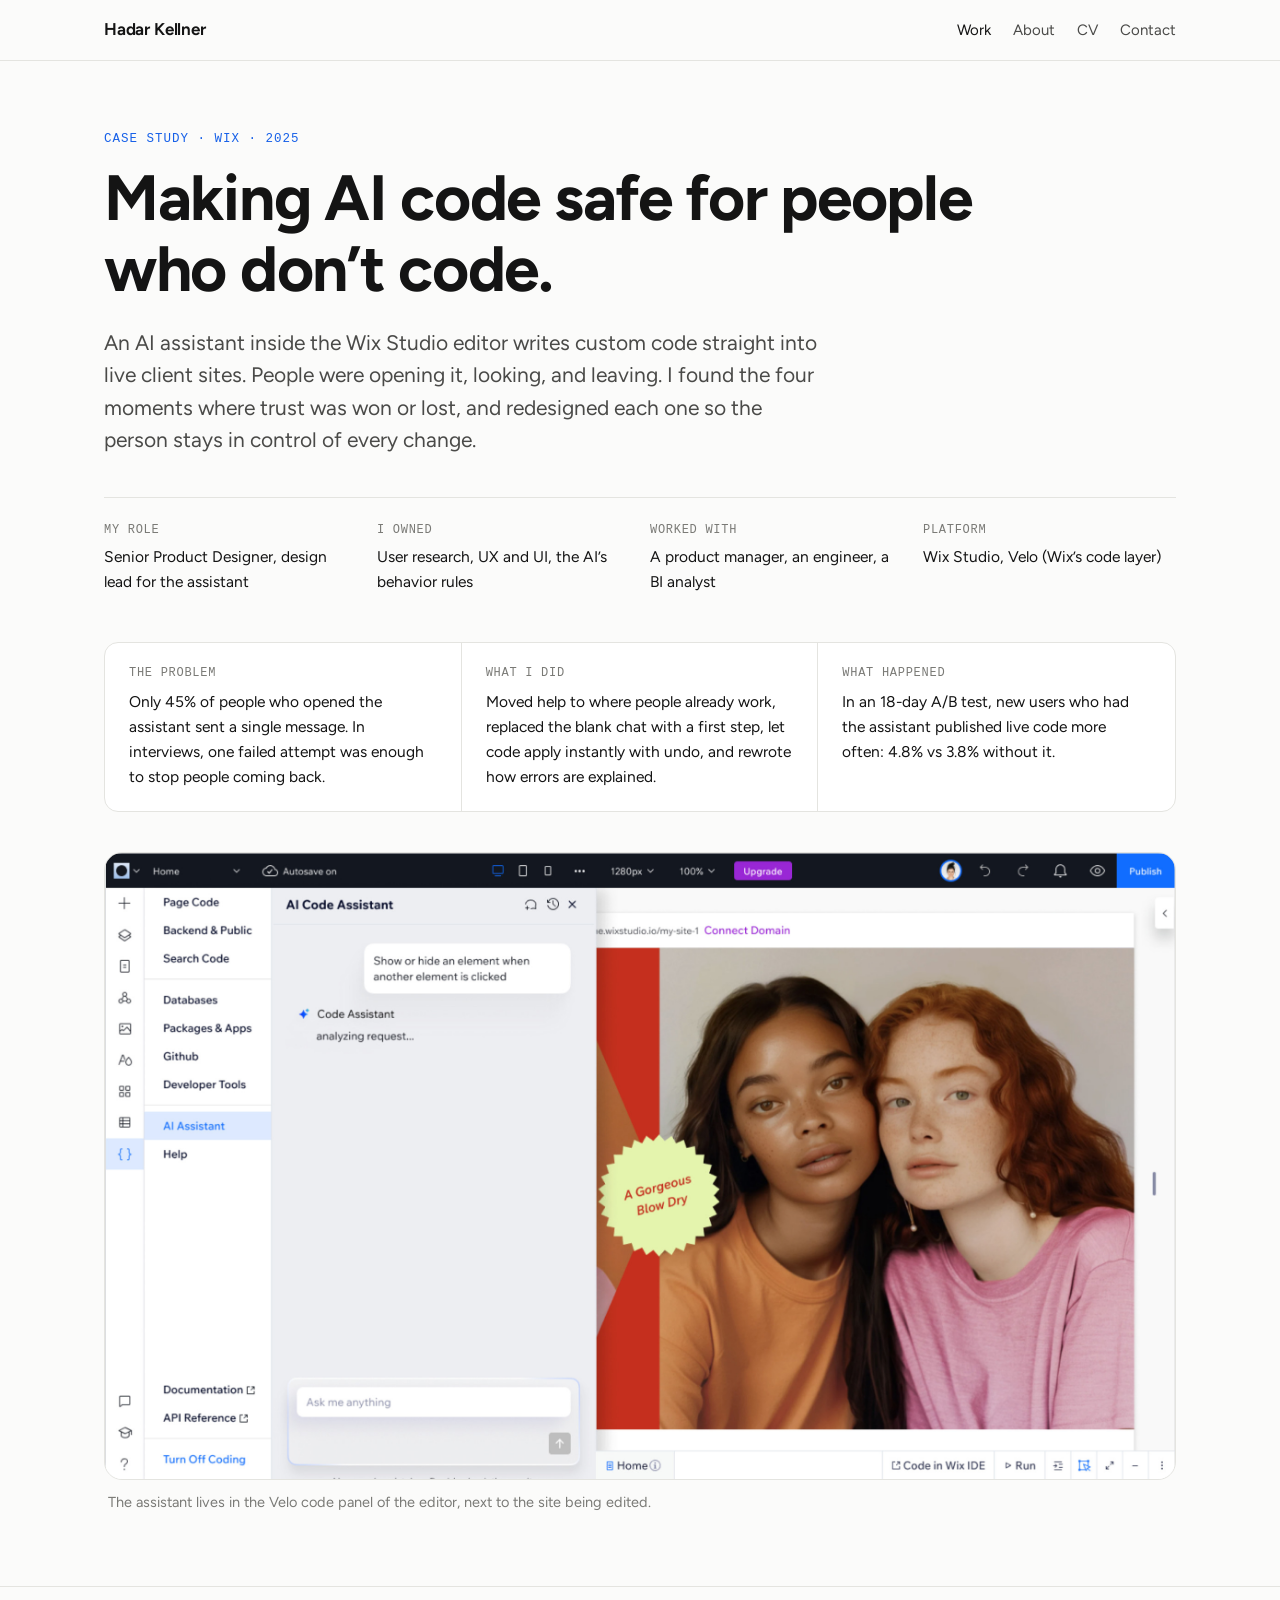
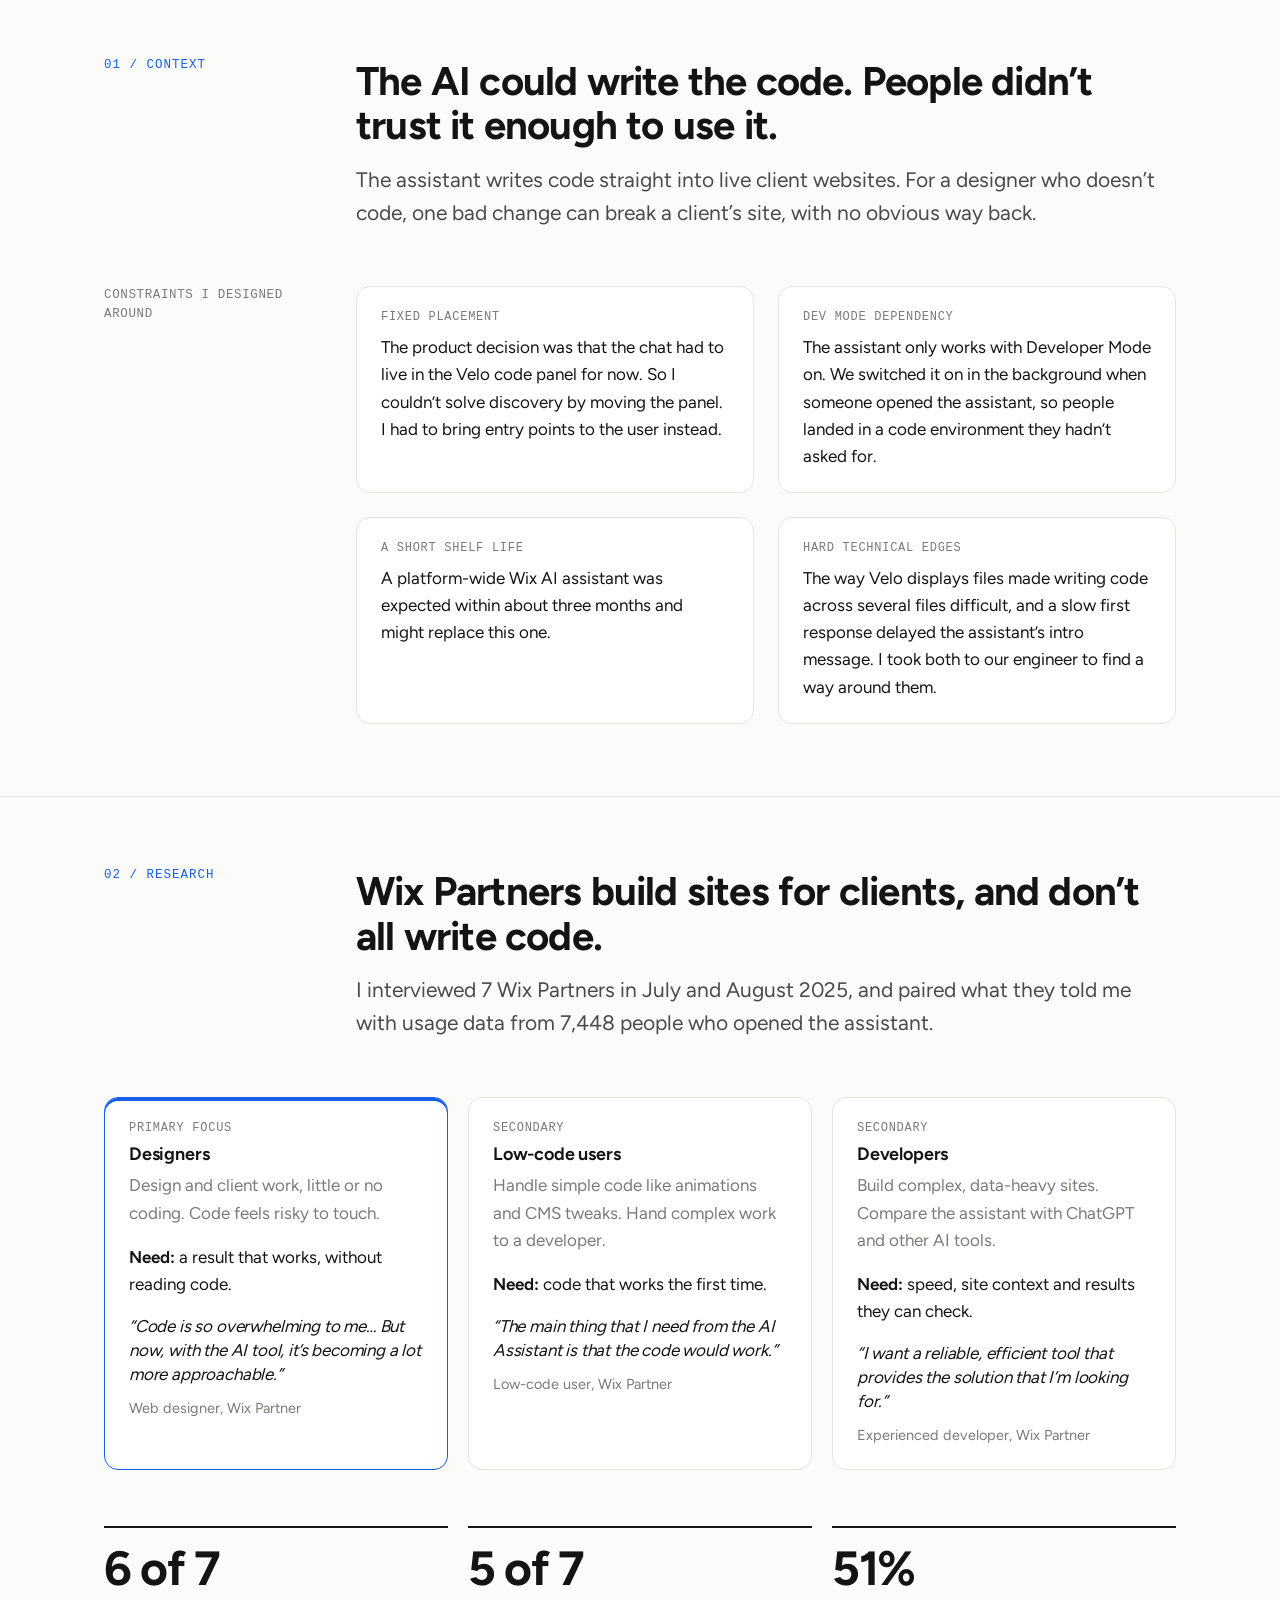
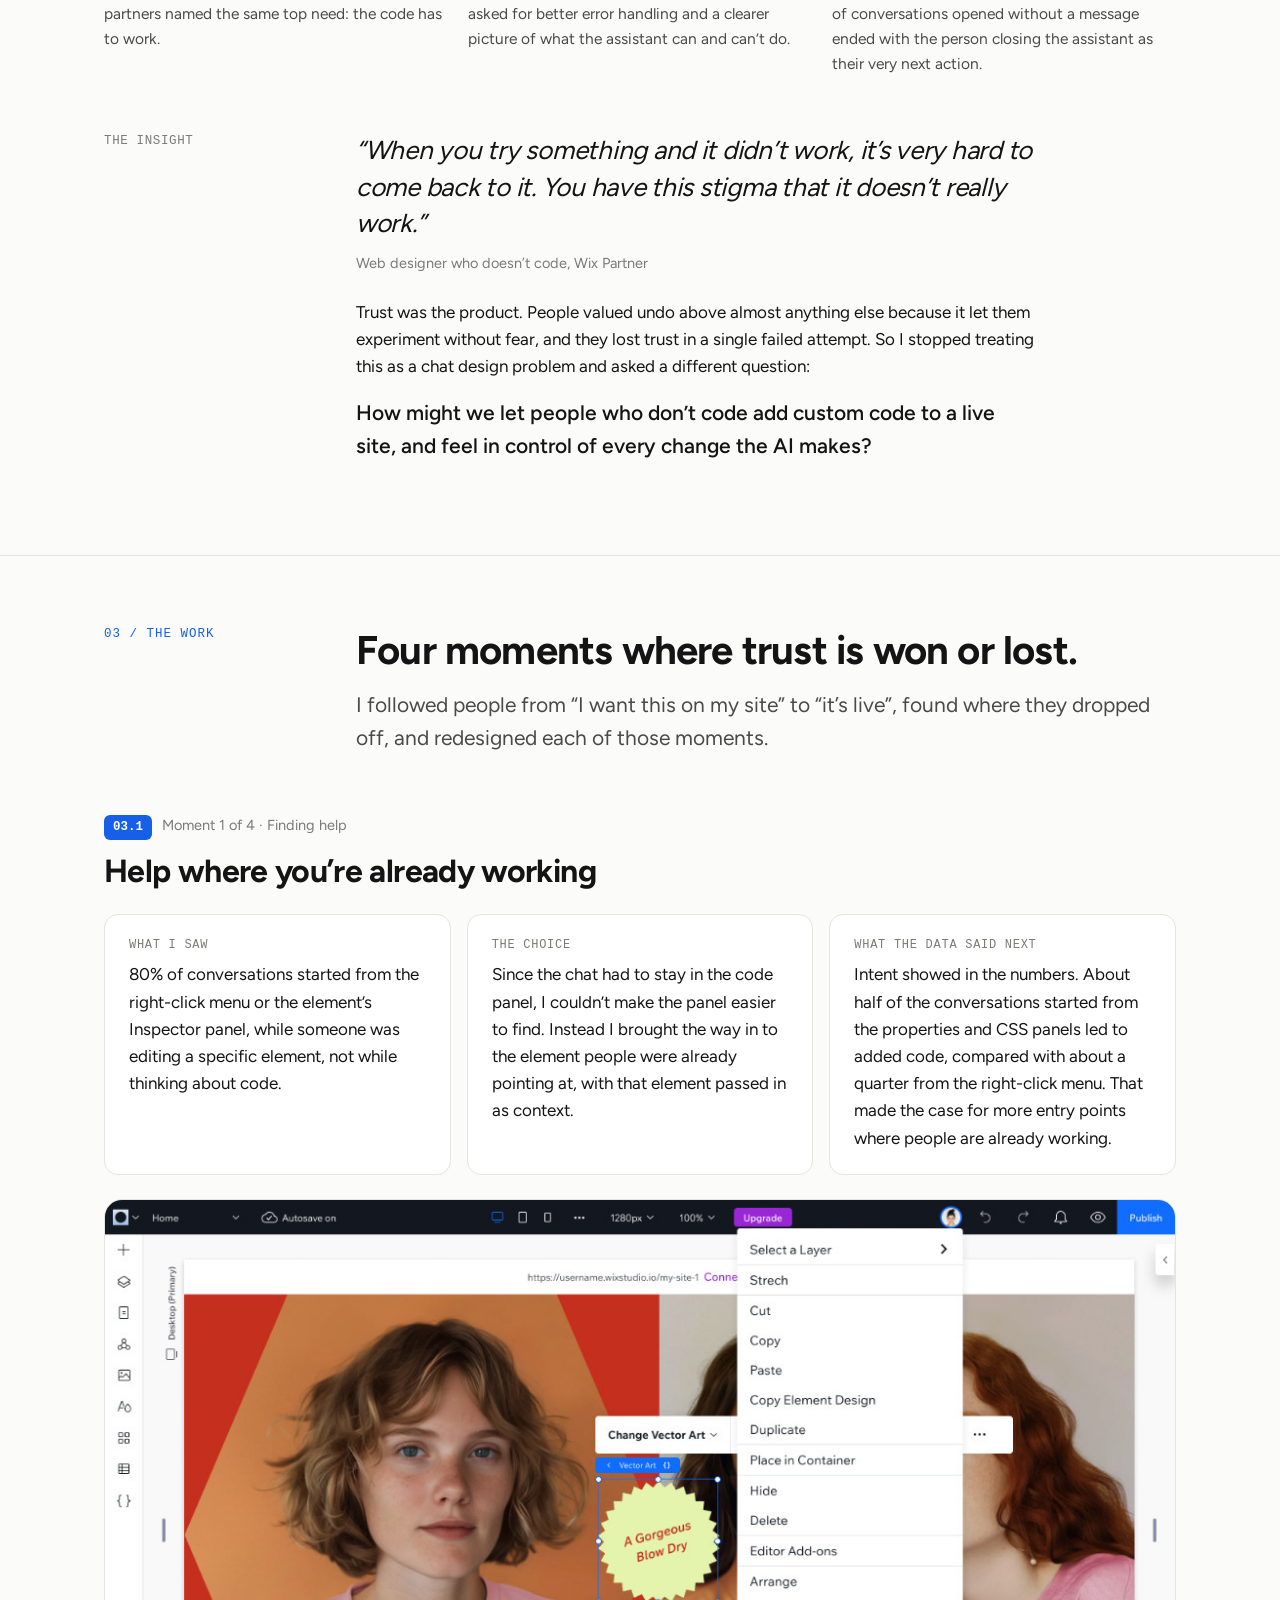
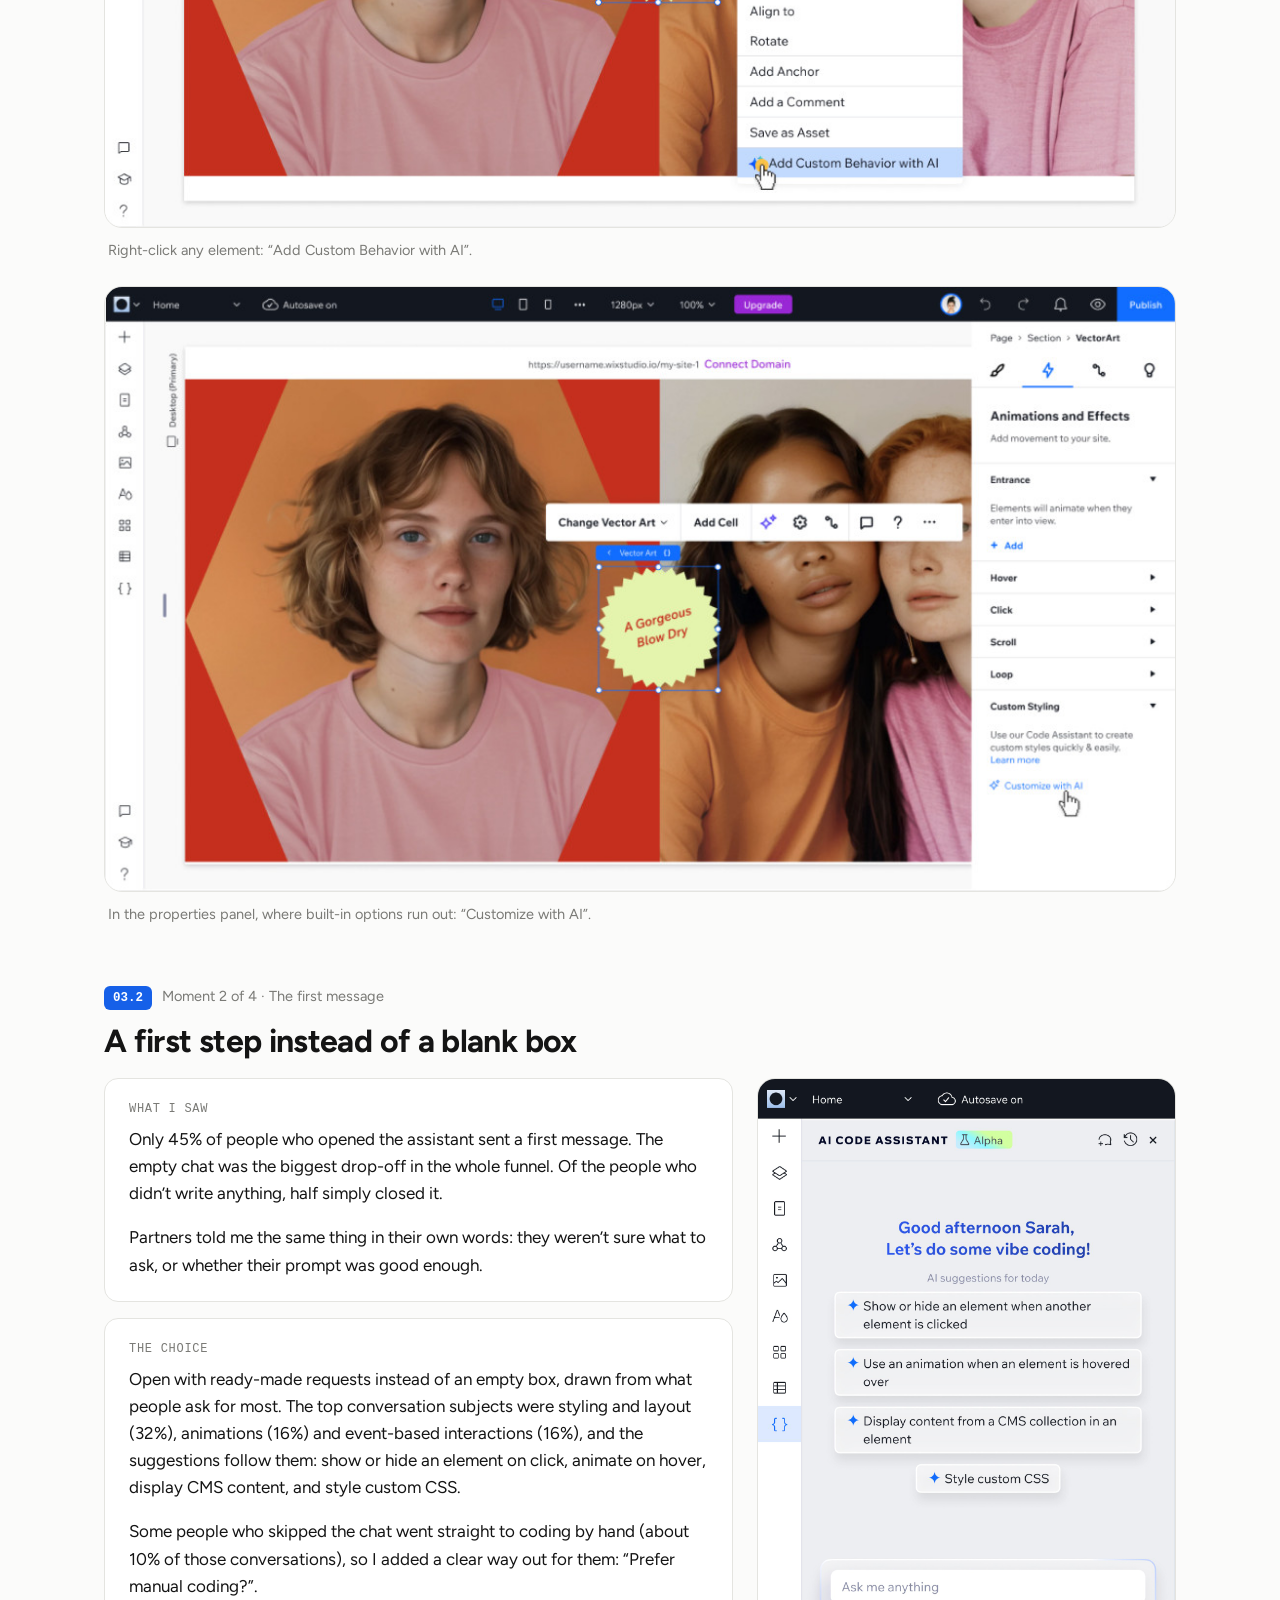
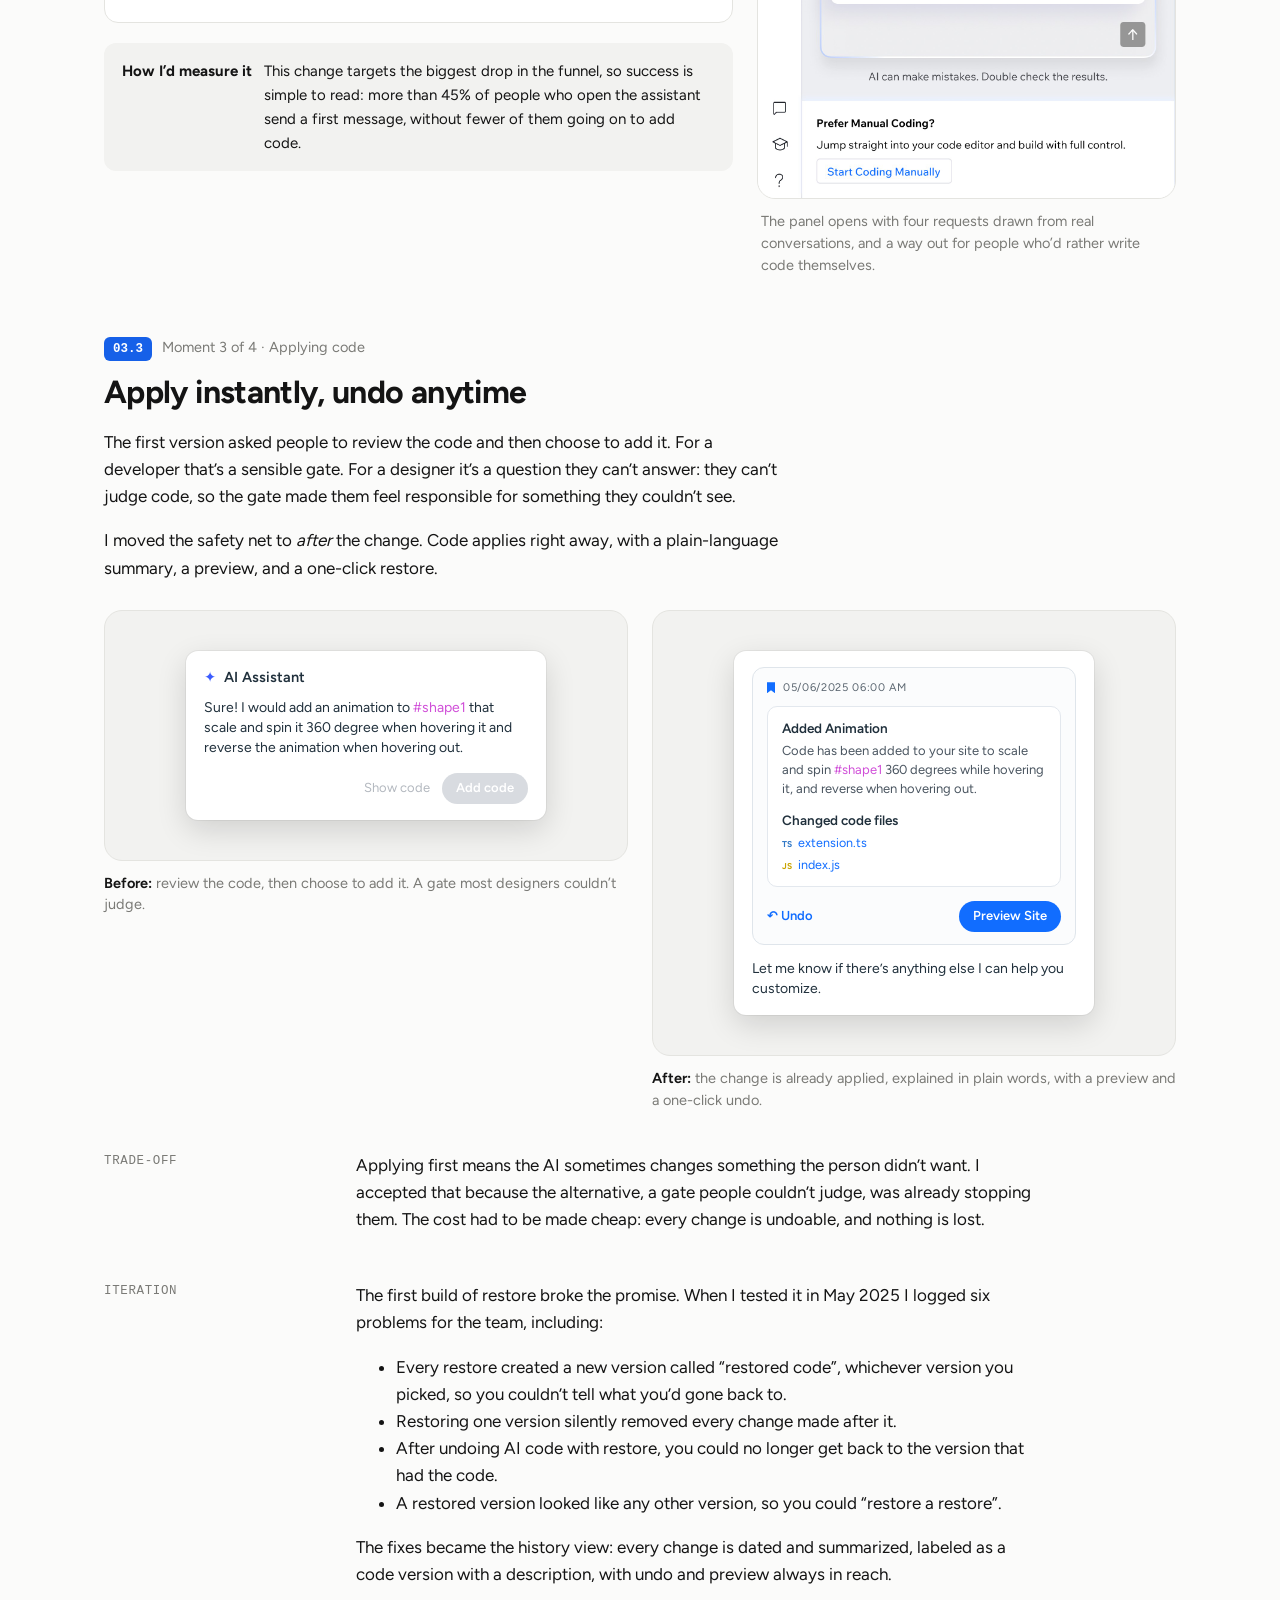
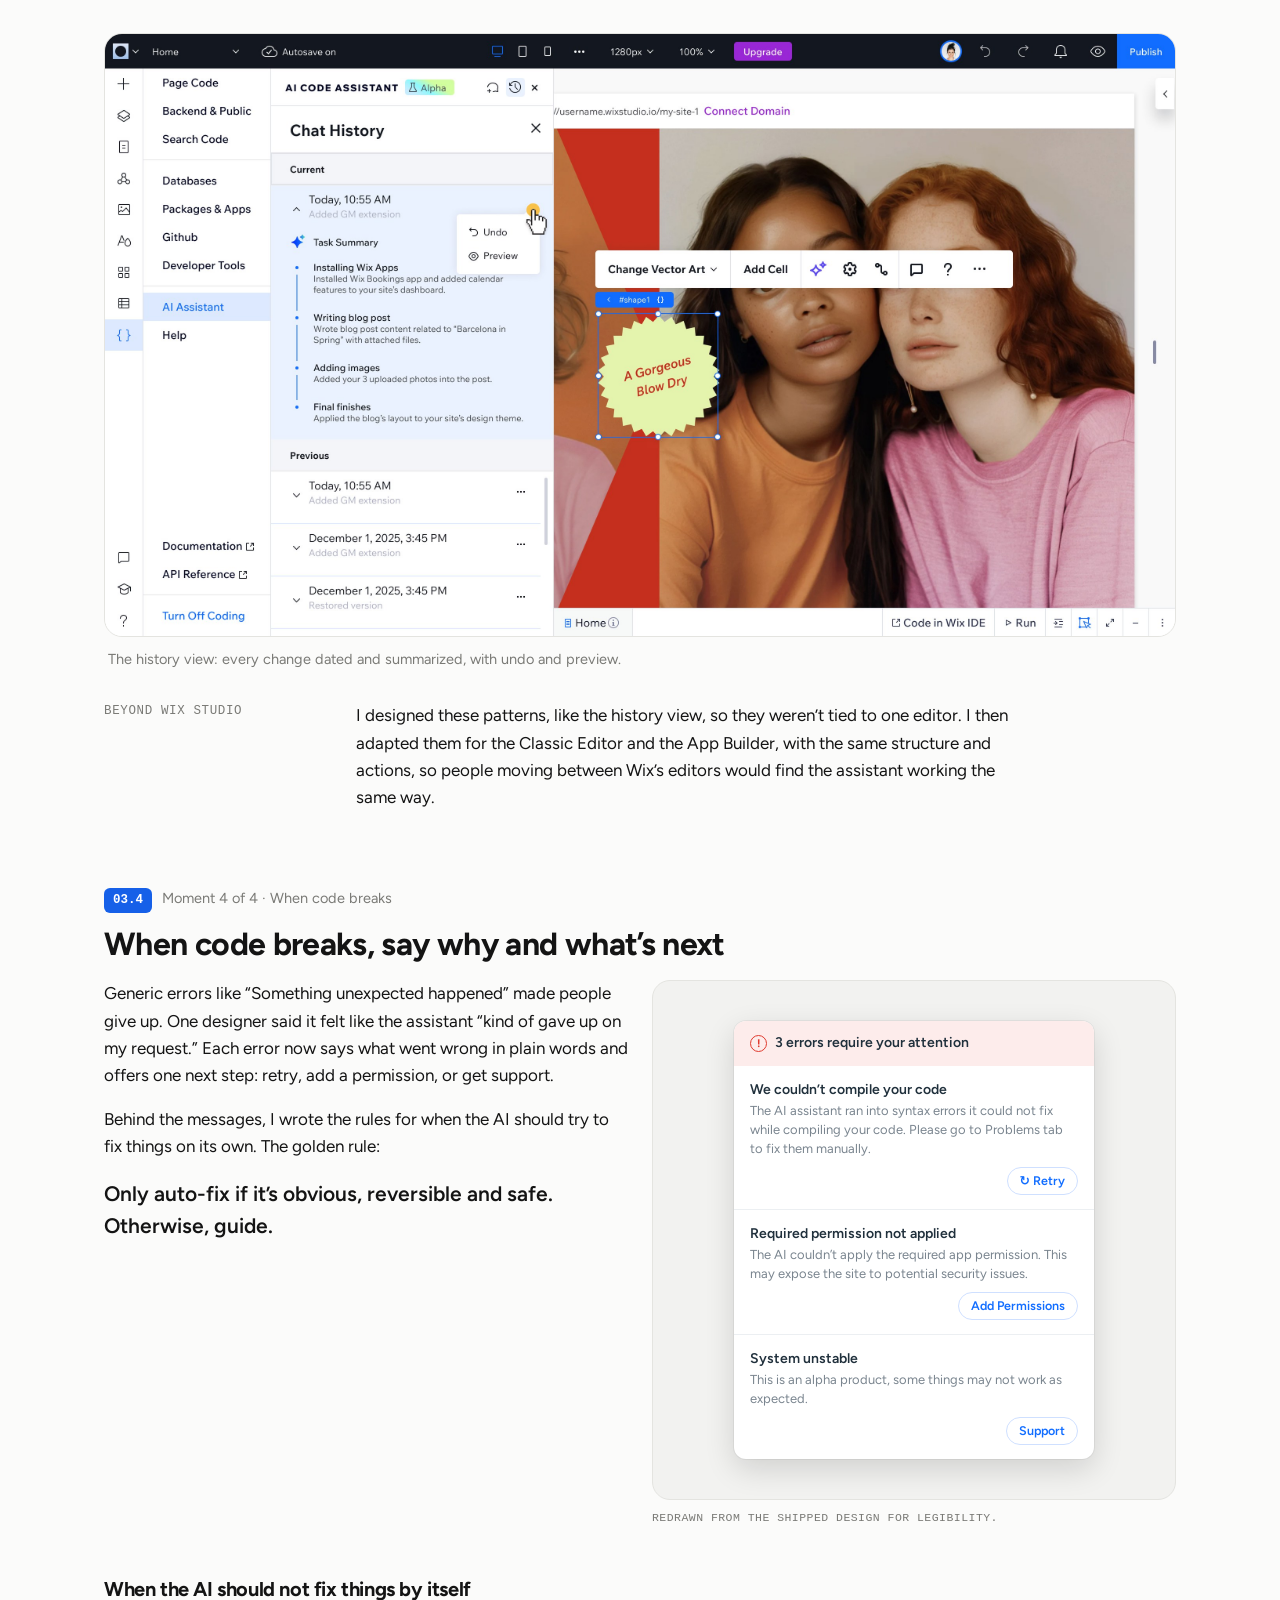
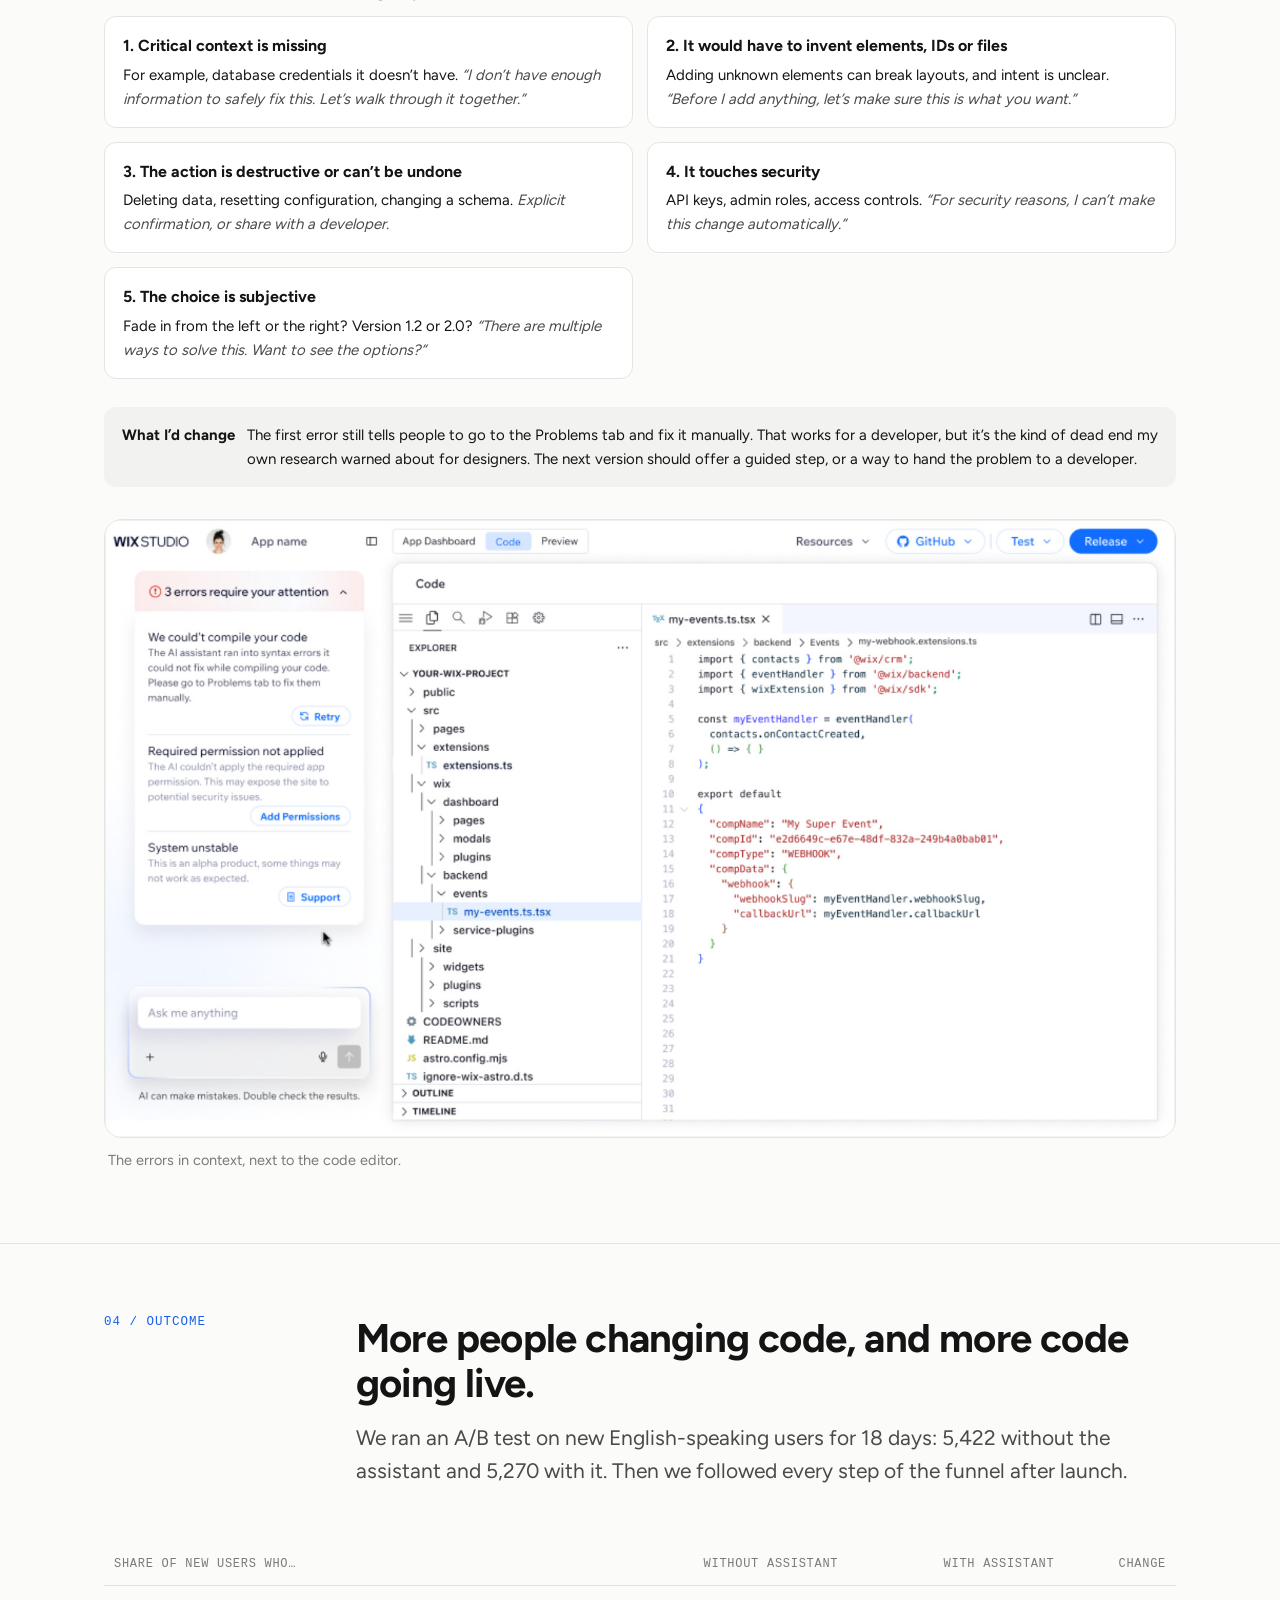
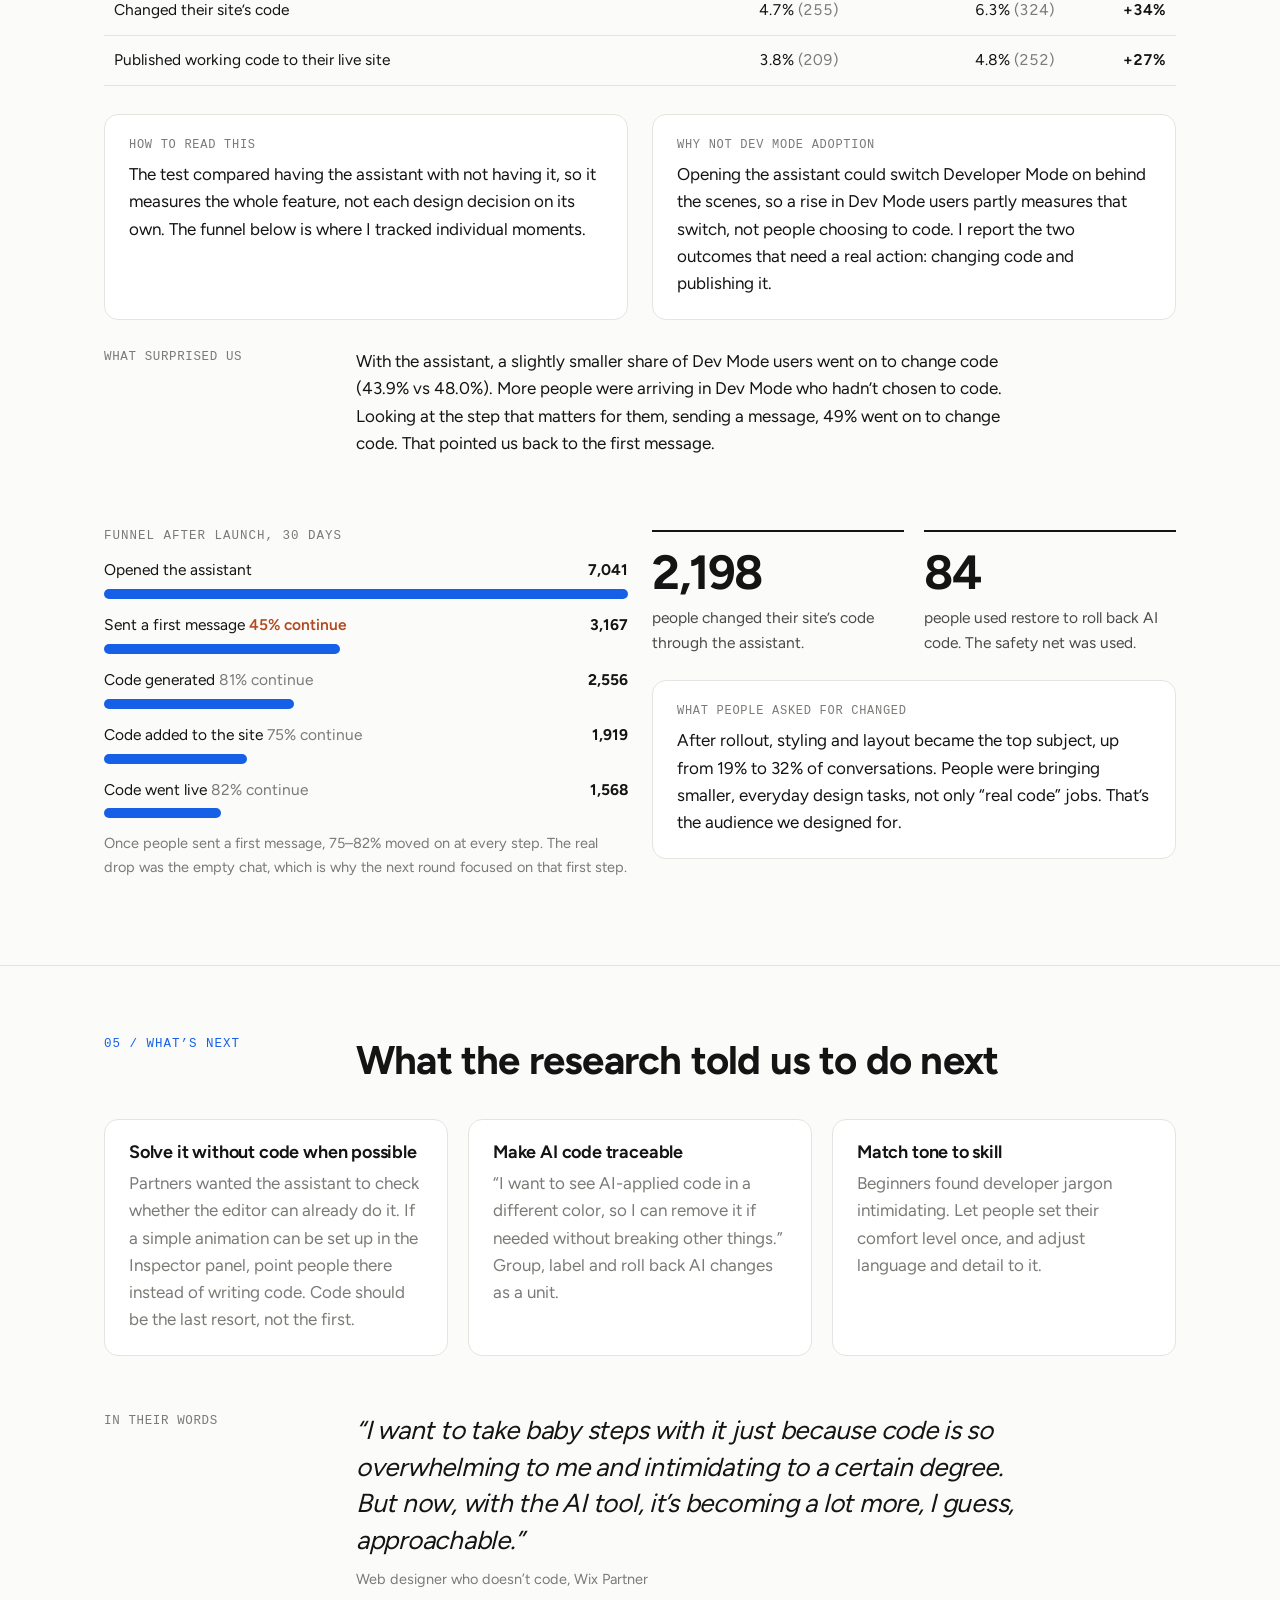
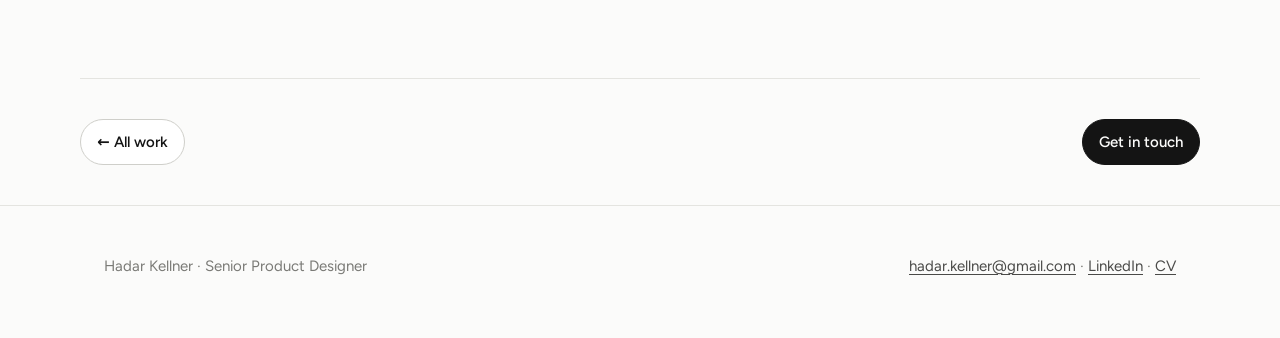
<file: wix-ai-code-assistant/index.html>
<!doctype html>
<html lang="en">
<head>
<meta charset="utf-8">
<meta name="viewport" content="width=device-width,initial-scale=1">
<title>AI Code Assistant · Hadar Kellner</title>
<meta name="description" content="Case study: designing an AI assistant in Wix Studio that writes code into live client sites, so people who don't code stay in control of every change.">
<link rel="preload" href="../fonts/figtree-latin-wght-normal.woff2" as="font" type="font/woff2" crossorigin>
<link rel="stylesheet" href="../style.css?v=14">
</head>
<body>
<header class="nav">
  <div class="wrap">
    <a class="name" href="../">Hadar Kellner</a>
    <ul>
      <li><a href="../#work" aria-current="page">Work</a></li>
      <li><a href="../#about">About</a></li>
      <li class="hide-s"><a href="../Hadar-Kellner-CV.pdf">CV</a></li>
      <li><a href="../#contact">Contact</a></li>
    </ul>
  </div>
</header>

<main>
  <!-- HERO -->
  <section class="cs-hero">
    <div class="wrap">
      <span class="eyebrow">Case study · Wix · 2025</span>
      <h1>Making AI code safe for people who don’t code.</h1>
      <p class="lede">An AI assistant inside the Wix Studio editor writes custom code straight into live client sites. People were opening it, looking, and leaving. I found the four moments where trust was won or lost, and redesigned each one so the person stays in control of every change.</p>

      <dl class="facts">
        <div><dt>My role</dt><dd>Senior Product Designer, design lead for the assistant</dd></div>
        <div><dt>I owned</dt><dd>User research, UX and UI, the AI’s behavior rules</dd></div>
        <div><dt>Worked with</dt><dd>A product manager, an engineer, a BI analyst</dd></div>
        <div><dt>Platform</dt><dd>Wix Studio, Velo (Wix’s code layer)</dd></div>
      </dl>

      <div class="tldr">
        <div><h3>The problem</h3><p>Only 45% of people who opened the assistant sent a single message. In interviews, one failed attempt was enough to stop people coming back.</p></div>
        <div><h3>What I did</h3><p>Moved help to where people already work, replaced the blank chat with a first step, let code apply instantly with undo, and rewrote how errors are explained.</p></div>
        <div><h3>What happened</h3><p>In an 18-day A/B test, new users who had the assistant published live code more often: 4.8% vs 3.8% without it.</p></div>
      </div>
    </div>
  </section>

  <div class="wrap" style="padding-bottom:72px">
    <figure class="shot" style="margin:0">
      <img src="../img/hero-editor.jpg" width="2323" height="1358" alt="The Wix Studio editor with the AI Code Assistant panel open on the left. A user has asked it to show or hide an element when another element is clicked, and the assistant is analyzing the request.">
    </figure>
    <figcaption>The assistant lives in the Velo code panel of the editor, next to the site being edited.</figcaption>
  </div>

  <!-- CONTEXT -->
  <section class="chapter" id="context">
    <div class="wrap">
      <div class="head">
        <span class="eyebrow">01 / Context</span>
        <div>
          <h2>The AI could write the code. People didn’t trust it enough to use it.</h2>
          <p class="lede">The assistant writes code straight into live client websites. For a designer who doesn’t code, one bad change can break a client’s site, with no obvious way back.</p>
        </div>
      </div>

      <div class="cols">
        <div class="side">Constraints I designed around</div>
        <div class="grid-2">
          <div class="card"><span class="k">Fixed placement</span><p>The product decision was that the chat had to live in the Velo code panel for now. So I couldn’t solve discovery by moving the panel. I had to bring entry points to the user instead.</p></div>
          <div class="card"><span class="k">Dev Mode dependency</span><p>The assistant only works with Developer Mode on. We switched it on in the background when someone opened the assistant, so people landed in a code environment they hadn’t asked for.</p></div>
          <div class="card"><span class="k">A short shelf life</span><p>A platform-wide Wix AI assistant was expected within about three months and might replace this one.</p></div>
          <div class="card"><span class="k">Hard technical edges</span><p>The way Velo displays files made writing code across several files difficult, and a slow first response delayed the assistant’s intro message. I took both to our engineer to find a way around them.</p></div>
        </div>
      </div>
    </div>
  </section>

  <!-- RESEARCH -->
  <section class="chapter" id="research">
    <div class="wrap">
      <div class="head">
        <span class="eyebrow">02 / Research</span>
        <div>
          <h2>Wix Partners build sites for clients, and don’t all write code.</h2>
          <p class="lede">I interviewed 7 Wix Partners in July and August 2025, and paired what they told me with usage data from 7,448 people who opened the assistant.</p>
        </div>
      </div>

      <div class="grid-3">
        <div class="card accent">
          <span class="k">Primary focus</span>
          <h3>Designers</h3>
          <p class="muted">Design and client work, little or no coding. Code feels risky to touch.</p>
          <p><strong>Need:</strong> a result that works, without reading code.</p>
          <p class="quote" style="font-size:17px">“Code is so overwhelming to me… But now, with the AI tool, it’s becoming a lot more approachable.”</p>
          <p class="who small muted">Web designer, Wix Partner</p>
        </div>
        <div class="card">
          <span class="k">Secondary</span>
          <h3>Low-code users</h3>
          <p class="muted">Handle simple code like animations and CMS tweaks. Hand complex work to a developer.</p>
          <p><strong>Need:</strong> code that works the first time.</p>
          <p class="quote" style="font-size:17px">“The main thing that I need from the AI Assistant is that the code would work.”</p>
          <p class="who small muted">Low-code user, Wix Partner</p>
        </div>
        <div class="card">
          <span class="k">Secondary</span>
          <h3>Developers</h3>
          <p class="muted">Build complex, data-heavy sites. Compare the assistant with ChatGPT and other AI tools.</p>
          <p><strong>Need:</strong> speed, site context and results they can check.</p>
          <p class="quote" style="font-size:17px">“I want a reliable, efficient tool that provides the solution that I’m looking for.”</p>
          <p class="who small muted">Experienced developer, Wix Partner</p>
        </div>
      </div>

      <div class="bignum" style="margin-top:56px">
        <div><b>6 of 7</b><span>partners named the same top need: the code has to work.</span></div>
        <div><b>5 of 7</b><span>asked for better error handling and a clearer picture of what the assistant can and can’t do.</span></div>
        <div><b>51%</b><span>of conversations opened without a message ended with the person closing the assistant as their very next action.</span></div>
      </div>

      <div class="cols" style="margin-top:56px">
        <div class="side">The insight</div>
        <div class="text">
          <p class="quote">“When you try something and it didn’t work, it’s very hard to come back to it. You have this stigma that it doesn’t really work.”</p>
          <p class="who">Web designer who doesn’t code, Wix Partner</p>
          <p style="margin-top:24px">Trust was the product. People valued undo above almost anything else because it let them experiment without fear, and they lost trust in a single failed attempt. So I stopped treating this as a chat design problem and asked a different question:</p>
          <p class="lede" style="color:var(--ink);font-weight:550">How might we let people who don’t code add custom code to a live site, and feel in control of every change the AI makes?</p>
        </div>
      </div>
    </div>
  </section>

  <!-- MOMENTS -->
  <section class="chapter" id="moments">
    <div class="wrap">
      <div class="head">
        <span class="eyebrow">03 / The work</span>
        <div>
          <h2>Four moments where trust is won or lost.</h2>
          <p class="lede">I followed people from “I want this on my site” to “it’s live”, found where they dropped off, and redesigned each of those moments.</p>
        </div>
      </div>

      <!-- M1 -->
      <article class="moment" id="m1">
        <span class="tag">03.1</span><span class="muted small">Moment 1 of 4 · Finding help</span>
        <h3>Help where you’re already working</h3>
        <div class="steps">
          <div class="card"><span class="k">What I saw</span><p>80% of conversations started from the right-click menu or the element’s Inspector panel, while someone was editing a specific element, not while thinking about code.</p></div>
          <div class="card"><span class="k">The choice</span><p>Since the chat had to stay in the code panel, I couldn’t make the panel easier to find. Instead I brought the way in to the element people were already pointing at, with that element passed in as context.</p></div>
          <div class="card"><span class="k">What the data said next</span><p>Intent showed in the numbers. About half of the conversations started from the properties and CSS panels led to added code, compared with about a quarter from the right-click menu. That made the case for more entry points where people are already working.</p></div>
        </div>
        <div class="grid-2">
          <figure style="margin:0"><div class="shot"><img src="../img/m1-rightclick.jpg" width="1096" height="643" loading="lazy" alt="Right-click menu on a page element, with the last item 'Add Custom Behavior with AI' highlighted."></div><figcaption>Right-click any element: “Add Custom Behavior with AI”.</figcaption></figure>
          <figure style="margin:0"><div class="shot"><img src="../img/m1-panel.jpg" width="1097" height="619" loading="lazy" alt="The element's Animations and Effects panel, with a Custom Styling section and a 'Customize with AI' link at the bottom."></div><figcaption>In the properties panel, where built-in options run out: “Customize with AI”.</figcaption></figure>
        </div>
      </article>

      <!-- M2 -->
      <article class="moment" id="m2">
        <span class="tag">03.2</span><span class="muted small">Moment 2 of 4 · The first message</span>
        <h3>A first step instead of a blank box</h3>
        <div class="grid-2 side tall" style="align-items:start">
          <div>
            <div class="card" style="margin-bottom:16px"><span class="k">What I saw</span><p>Only 45% of people who opened the assistant sent a first message. The empty chat was the biggest drop-off in the whole funnel. Of the people who didn’t write anything, half simply closed it.</p><p>Partners told me the same thing in their own words: they weren’t sure what to ask, or whether their prompt was good enough.</p></div>
            <div class="card" style="margin-bottom:16px"><span class="k">The choice</span><p>Open with ready-made requests instead of an empty box, drawn from what people ask for most. The top conversation subjects were styling and layout (32%), animations (16%) and event-based interactions (16%), and the suggestions follow them: show or hide an element on click, animate on hover, display CMS content, and style custom CSS.</p><p>Some people who skipped the chat went straight to coding by hand (about 10% of those conversations), so I added a clear way out for them: “Prefer manual coding?”.</p></div>
            <div class="status"><b>How I’d measure it</b><span>This change targets the biggest drop in the funnel, so success is simple to read: more than 45% of people who open the assistant send a first message, without fewer of them going on to add code.</span></div>
          </div>
          <figure style="margin:0"><div class="shot"><img src="../img/m2-panel.jpg?v=2" width="1392" height="2400" loading="lazy" alt="The assistant panel opening with a greeting and four suggested requests: show or hide an element when another element is clicked, use an animation when an element is hovered over, display content from a CMS collection in an element, and style custom CSS. Below, a 'Prefer manual coding?' section with a 'Start coding manually' button."></div><figcaption>The panel opens with four requests drawn from real conversations, and a way out for people who’d rather write code themselves.</figcaption></figure>
        </div>
      </article>

      <!-- M3 -->
      <article class="moment" id="m3">
        <span class="tag">03.3</span><span class="muted small">Moment 3 of 4 · Applying code</span>
        <h3>Apply instantly, undo anytime</h3>
        <div class="text">
          <p>The first version asked people to review the code and then choose to add it. For a developer that’s a sensible gate. For a designer it’s a question they can’t answer: they can’t judge code, so the gate made them feel responsible for something they couldn’t see.</p>
          <p>I moved the safety net to <em>after</em> the change. Code applies right away, with a plain-language summary, a preview, and a one-click restore.</p>
        </div>

        <div class="grid-2" style="margin-top:28px">
          <figure style="margin:0">
            <div class="ui-stage">
              <div class="ui"><div class="p">
                <div class="hdr"><span class="spark">✦</span> AI Assistant</div>
                <div>Sure! I would add an animation to <span class="hash">#shape1</span> that scale and spin it 360 degree when hovering it and reverse the animation when hovering out.</div>
                <div class="row-btns"><span class="ghost">Show code</span><span class="b dim">Add code</span></div>
              </div></div>
            </div>
            <figcaption><strong style="color:var(--ink)">Before:</strong> review the code, then choose to add it. A gate most designers couldn’t judge.</figcaption>
          </figure>
          <figure style="margin:0">
            <div class="ui-stage">
              <div class="ui"><div class="p">
                <div class="msg">
                  <div class="stamp"><span class="bm"></span>05/06/2025 06:00 AM</div>
                  <div class="box">
                    <b>Added Animation</b>
                    <p>Code has been added to your site to scale and spin <span class="hash">#shape1</span> 360 degrees while hovering it, and reverse when hovering out.</p>
                    <b>Changed code files</b>
                    <div class="files"><span><i>TS</i>extension.ts</span><span><i class="js">JS</i>index.js</span></div>
                  </div>
                  <div class="row-btns split"><span class="lnk">↶ Undo</span><span class="b fill">Preview Site</span></div>
                </div>
                <div style="margin-top:14px">Let me know if there’s anything else I can help you customize.</div>
              </div></div>
            </div>
            <figcaption><strong style="color:var(--ink)">After:</strong> the change is already applied, explained in plain words, with a preview and a one-click undo.</figcaption>
          </figure>
        </div>

        <div class="cols" style="margin-top:40px">
          <div class="side">Trade-off</div>
          <div class="text">
            <p>Applying first means the AI sometimes changes something the person didn’t want. I accepted that because the alternative, a gate people couldn’t judge, was already stopping them. The cost had to be made cheap: every change is undoable, and nothing is lost.</p>
          </div>
        </div>

        <div class="cols" style="margin-top:32px">
          <div class="side">Iteration</div>
          <div class="text">
            <p>The first build of restore broke the promise. When I tested it in May 2025 I logged six problems for the team, including:</p>
            <ul>
              <li>Every restore created a new version called “restored code”, whichever version you picked, so you couldn’t tell what you’d gone back to.</li>
              <li>Restoring one version silently removed every change made after it.</li>
              <li>After undoing AI code with restore, you could no longer get back to the version that had the code.</li>
              <li>A restored version looked like any other version, so you could “restore a restore”.</li>
            </ul>
            <p>The fixes became the history view: every change is dated and summarized, labeled as a code version with a description, with undo and preview always in reach.</p>
          </div>
        </div>
        <figure style="margin:28px 0 0"><div class="shot"><img src="../img/m3-history.jpg?v=2" width="2732" height="1536" loading="lazy" alt="The editor with the Chat History panel open, listing dated changes with short summaries, and undo and preview actions on the latest one."></div><figcaption>The history view: every change dated and summarized, with undo and preview.</figcaption></figure>

        <div class="cols" style="margin-top:32px">
          <div class="side">Beyond Wix Studio</div>
          <div class="text">
            <p>I designed these patterns, like the history view, so they weren’t tied to one editor. I then adapted them for the Classic Editor and the App Builder, with the same structure and actions, so people moving between Wix’s editors would find the assistant working the same way.</p>
          </div>
        </div>
      </article>

      <!-- M4 -->
      <article class="moment" id="m4">
        <span class="tag">03.4</span><span class="muted small">Moment 4 of 4 · When code breaks</span>
        <h3>When code breaks, say why and what’s next</h3>
        <div class="grid-2" style="align-items:start">
          <div>
            <p>Generic errors like “Something unexpected happened” made people give up. One designer said it felt like the assistant “kind of gave up on my request.” Each error now says what went wrong in plain words and offers one next step: retry, add a permission, or get support.</p>
            <p>Behind the messages, I wrote the rules for when the AI should try to fix things on its own. The golden rule:</p>
            <p class="lede" style="color:var(--ink);font-weight:600">Only auto-fix if it’s obvious, reversible and safe. Otherwise, guide.</p>
          </div>
          <figure style="margin:0">
            <div class="ui-stage">
              <div class="ui">
                <div class="err-h"><i>!</i> 3 errors require your attention</div>
                <div class="err"><b>We couldn’t compile your code</b><p>The AI assistant ran into syntax errors it could not fix while compiling your code. Please go to Problems tab to fix them manually.</p><div class="act"><span>↻ Retry</span></div></div>
                <div class="err"><b>Required permission not applied</b><p>The AI couldn’t apply the required app permission. This may expose the site to potential security issues.</p><div class="act"><span>Add Permissions</span></div></div>
                <div class="err"><b>System unstable</b><p>This is an alpha product, some things may not work as expected.</p><div class="act"><span>Support</span></div></div>
              </div>
            </div>
            <p class="redrawn">Redrawn from the shipped design for legibility.</p>
          </figure>
        </div>

        <h3 style="font-size:20px;margin:40px 0 16px">When the AI should not fix things by itself</h3>
        <ol class="rules">
          <li><b>1. Critical context is missing</b>For example, database credentials it doesn’t have. <i>“I don’t have enough information to safely fix this. Let’s walk through it together.”</i></li>
          <li><b>2. It would have to invent elements, IDs or files</b>Adding unknown elements can break layouts, and intent is unclear. <i>“Before I add anything, let’s make sure this is what you want.”</i></li>
          <li><b>3. The action is destructive or can’t be undone</b>Deleting data, resetting configuration, changing a schema. <i>Explicit confirmation, or share with a developer.</i></li>
          <li><b>4. It touches security</b>API keys, admin roles, access controls. <i>“For security reasons, I can’t make this change automatically.”</i></li>
          <li><b>5. The choice is subjective</b>Fade in from the left or the right? Version 1.2 or 2.0? <i>“There are multiple ways to solve this. Want to see the options?”</i></li>
        </ol>

        <div class="status" style="margin-top:28px"><b>What I’d change</b><span>The first error still tells people to go to the Problems tab and fix it manually. That works for a developer, but it’s the kind of dead end my own research warned about for designers. The next version should offer a guided step, or a way to hand the problem to a developer.</span></div>

        <figure style="margin:32px 0 0"><div class="shot"><img src="../img/m4-ide.jpg" width="1736" height="1001" loading="lazy" alt="The error list shown next to the code editor, with the project file tree and an open TypeScript file."></div><figcaption>The errors in context, next to the code editor.</figcaption></figure>
      </article>
    </div>
  </section>

  <!-- OUTCOME -->
  <section class="chapter" id="outcome">
    <div class="wrap">
      <div class="head">
        <span class="eyebrow">04 / Outcome</span>
        <div>
          <h2>More people changing code, and more code going live.</h2>
          <p class="lede">We ran an A/B test on new English-speaking users for 18 days: 5,422 without the assistant and 5,270 with it. Then we followed every step of the funnel after launch.</p>
        </div>
      </div>

      <div class="table-scroll">
        <table class="data">
          <thead><tr><th>Share of new users who…</th><th class="n">Without assistant</th><th class="n">With assistant</th><th class="n">Change</th></tr></thead>
          <tbody>
            <tr><td>Changed their site’s code</td><td class="n">4.7% <span class="muted">(255)</span></td><td class="n">6.3% <span class="muted">(324)</span></td><td class="n"><strong>+34%</strong></td></tr>
            <tr><td>Published working code to their live site</td><td class="n">3.8% <span class="muted">(209)</span></td><td class="n">4.8% <span class="muted">(252)</span></td><td class="n"><strong>+27%</strong></td></tr>
          </tbody>
        </table>
      </div>

      <div class="grid-2" style="margin-top:28px">
        <div class="card"><span class="k">How to read this</span><p>The test compared having the assistant with not having it, so it measures the whole feature, not each design decision on its own. The funnel below is where I tracked individual moments.</p></div>
        <div class="card"><span class="k">Why not Dev Mode adoption</span><p>Opening the assistant could switch Developer Mode on behind the scenes, so a rise in Dev Mode users partly measures that switch, not people choosing to code. I report the two outcomes that need a real action: changing code and publishing it.</p></div>
      </div>

      <div class="cols" style="margin-top:28px">
        <div class="side">What surprised us</div>
        <div class="text"><p>With the assistant, a slightly smaller share of Dev Mode users went on to change code (43.9% vs 48.0%). More people were arriving in Dev Mode who hadn’t chosen to code. Looking at the step that matters for them, sending a message, 49% went on to change code. That pointed us back to the first message.</p></div>
      </div>

      <div class="grid-2" style="margin-top:56px;align-items:start">
        <div>
          <span class="eyebrow" style="color:var(--ink-3)">Funnel after launch, 30 days</span>
          <ol class="funnel">
            <li><div class="row"><span>Opened the assistant</span><b>7,041</b></div><div class="bar" style="width:100%"></div></li>
            <li><div class="row"><span>Sent a first message <span class="drop">45% continue</span></span><b>3,167</b></div><div class="bar" style="width:45%"></div></li>
            <li><div class="row"><span>Code generated <span class="cont">81% continue</span></span><b>2,556</b></div><div class="bar" style="width:36.3%"></div></li>
            <li><div class="row"><span>Code added to the site <span class="cont">75% continue</span></span><b>1,919</b></div><div class="bar" style="width:27.3%"></div></li>
            <li><div class="row"><span>Code went live <span class="cont">82% continue</span></span><b>1,568</b></div><div class="bar" style="width:22.3%"></div></li>
          </ol>
          <p class="small muted">Once people sent a first message, 75–82% moved on at every step. The real drop was the empty chat, which is why the next round focused on that first step.</p>
        </div>
        <div>
          <div class="bignum" style="grid-template-columns:1fr 1fr">
            <div><b>2,198</b><span>people changed their site’s code through the assistant.</span></div>
            <div><b>84</b><span>people used restore to roll back AI code. The safety net was used.</span></div>
          </div>
          <div class="card" style="margin-top:24px"><span class="k">What people asked for changed</span><p>After rollout, styling and layout became the top subject, up from 19% to 32% of conversations. People were bringing smaller, everyday design tasks, not only “real code” jobs. That’s the audience we designed for.</p></div>
        </div>
      </div>
    </div>
  </section>

  <!-- NEXT -->
  <section class="chapter" id="next">
    <div class="wrap">
      <div class="head">
        <span class="eyebrow">05 / What’s next</span>
        <div>
          <h2>What the research told us to do next</h2>
        </div>
      </div>
      <div class="grid-3">
        <div class="card"><h3>Solve it without code when possible</h3><p class="muted">Partners wanted the assistant to check whether the editor can already do it. If a simple animation can be set up in the Inspector panel, point people there instead of writing code. Code should be the last resort, not the first.</p></div>
        <div class="card"><h3>Make AI code traceable</h3><p class="muted">“I want to see AI-applied code in a different color, so I can remove it if needed without breaking other things.” Group, label and roll back AI changes as a unit.</p></div>
        <div class="card"><h3>Match tone to skill</h3><p class="muted">Beginners found developer jargon intimidating. Let people set their comfort level once, and adjust language and detail to it.</p></div>
      </div>

      <div class="cols" style="margin-top:56px">
        <div class="side">In their words</div>
        <div class="text">
          <p class="quote">“I want to take baby steps with it just because code is so overwhelming to me and intimidating to a certain degree. But now, with the AI tool, it’s becoming a lot more, I guess, approachable.”</p>
          <p class="who">Web designer who doesn’t code, Wix Partner</p>
        </div>
      </div>
    </div>
  </section>

  <div class="wrap next" style="border-top:1px solid var(--line)">
    <a class="btn" href="../">← All work</a>
    <a class="btn primary" href="mailto:hadar.kellner@gmail.com">Get in touch</a>
  </div>
</main>

<footer class="footer">
  <div class="wrap">
    <span>Hadar Kellner · Senior Product Designer</span>
    <span><a href="mailto:hadar.kellner@gmail.com">hadar.kellner@gmail.com</a> · <a href="https://www.linkedin.com/in/hadar-kellner-950209128/" target="_blank" rel="noopener">LinkedIn</a> · <a href="../Hadar-Kellner-CV.pdf">CV</a></span>
  </div>
</footer>
<script src="../lightbox.js" defer></script>
</body>
</html>
</file>
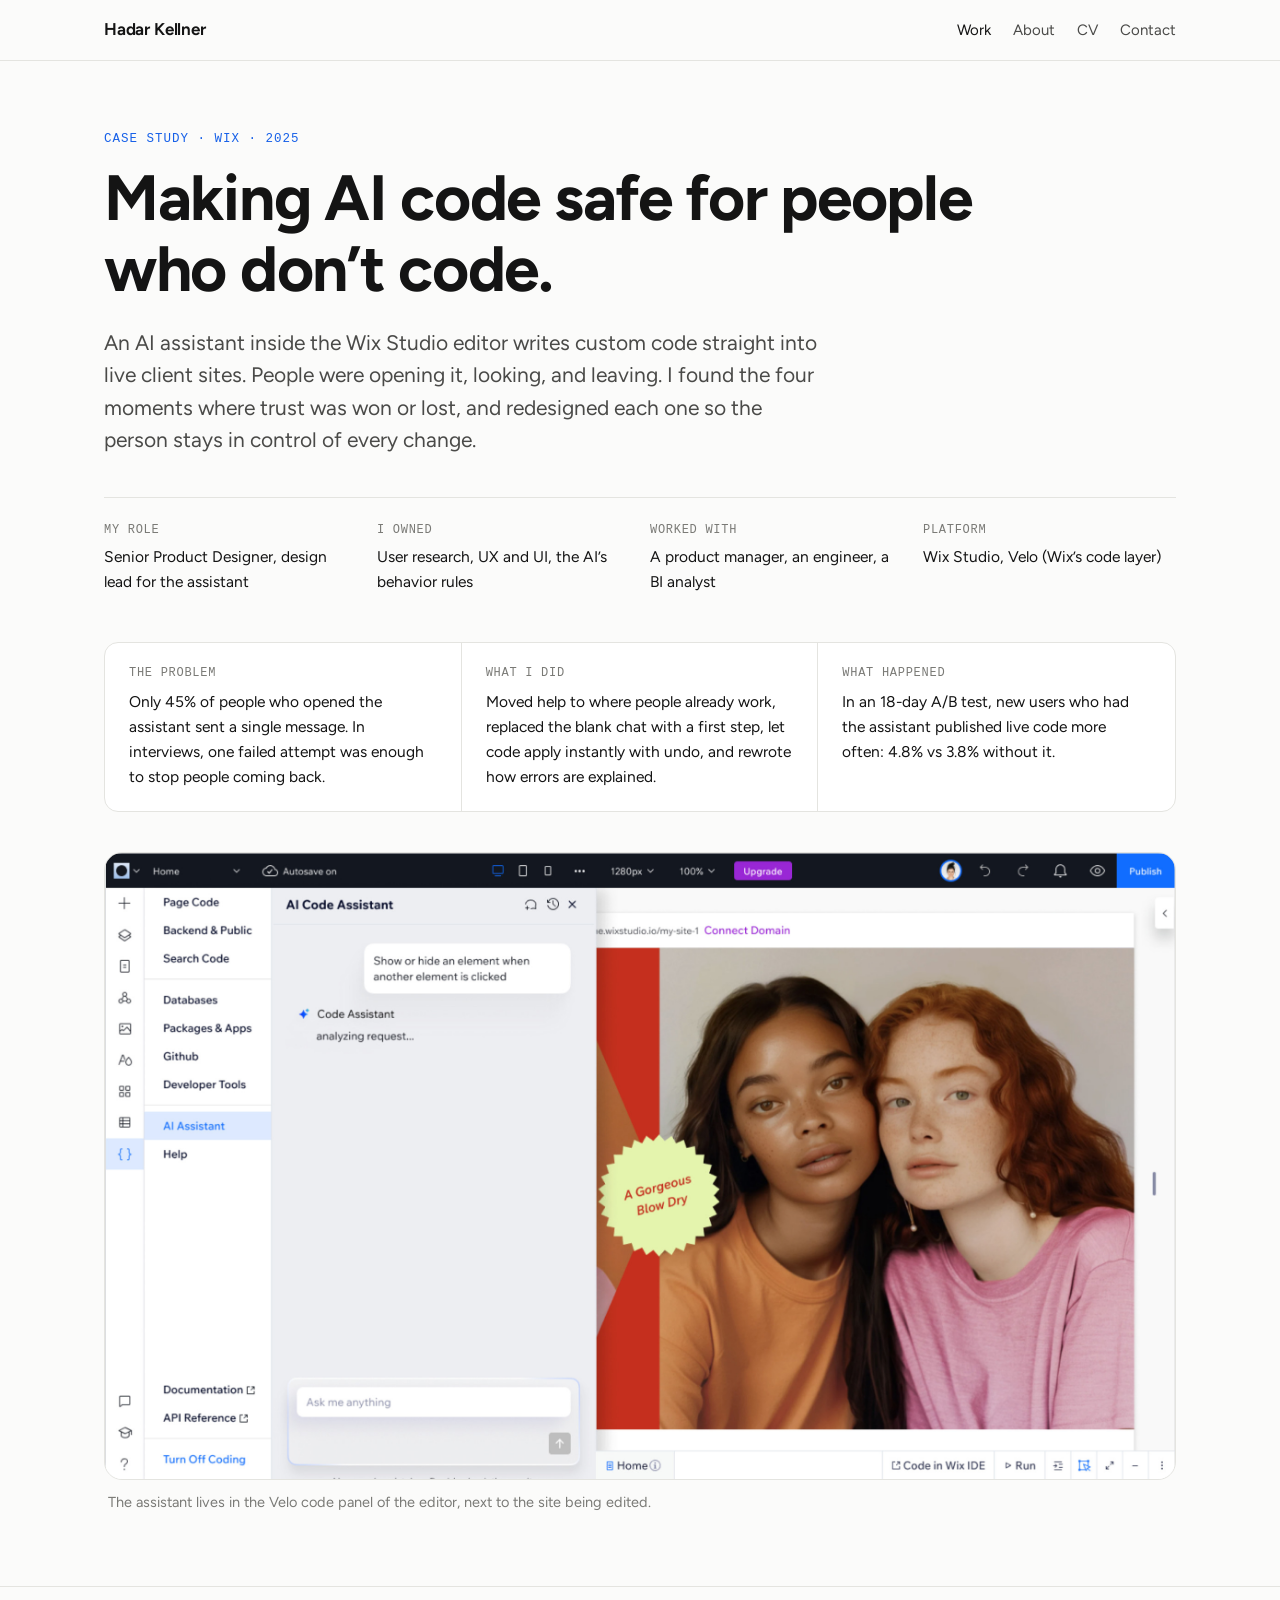
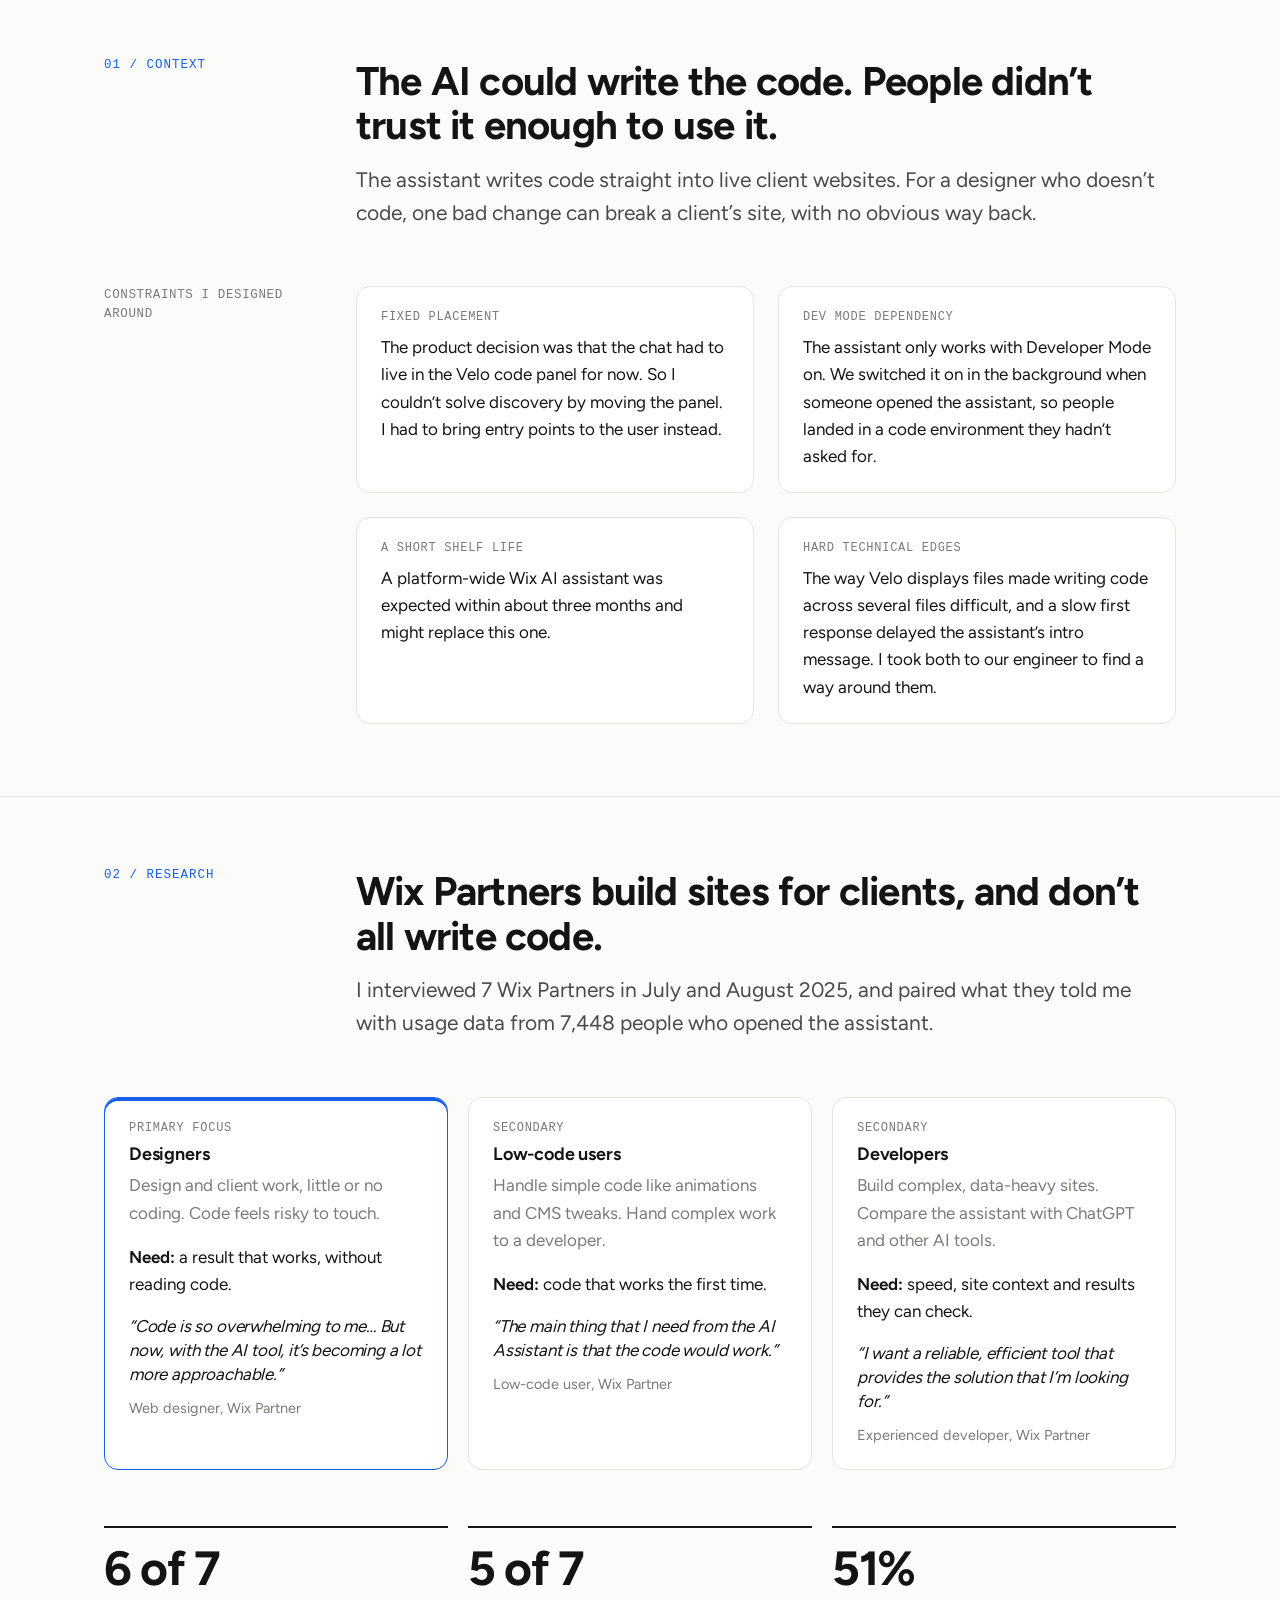
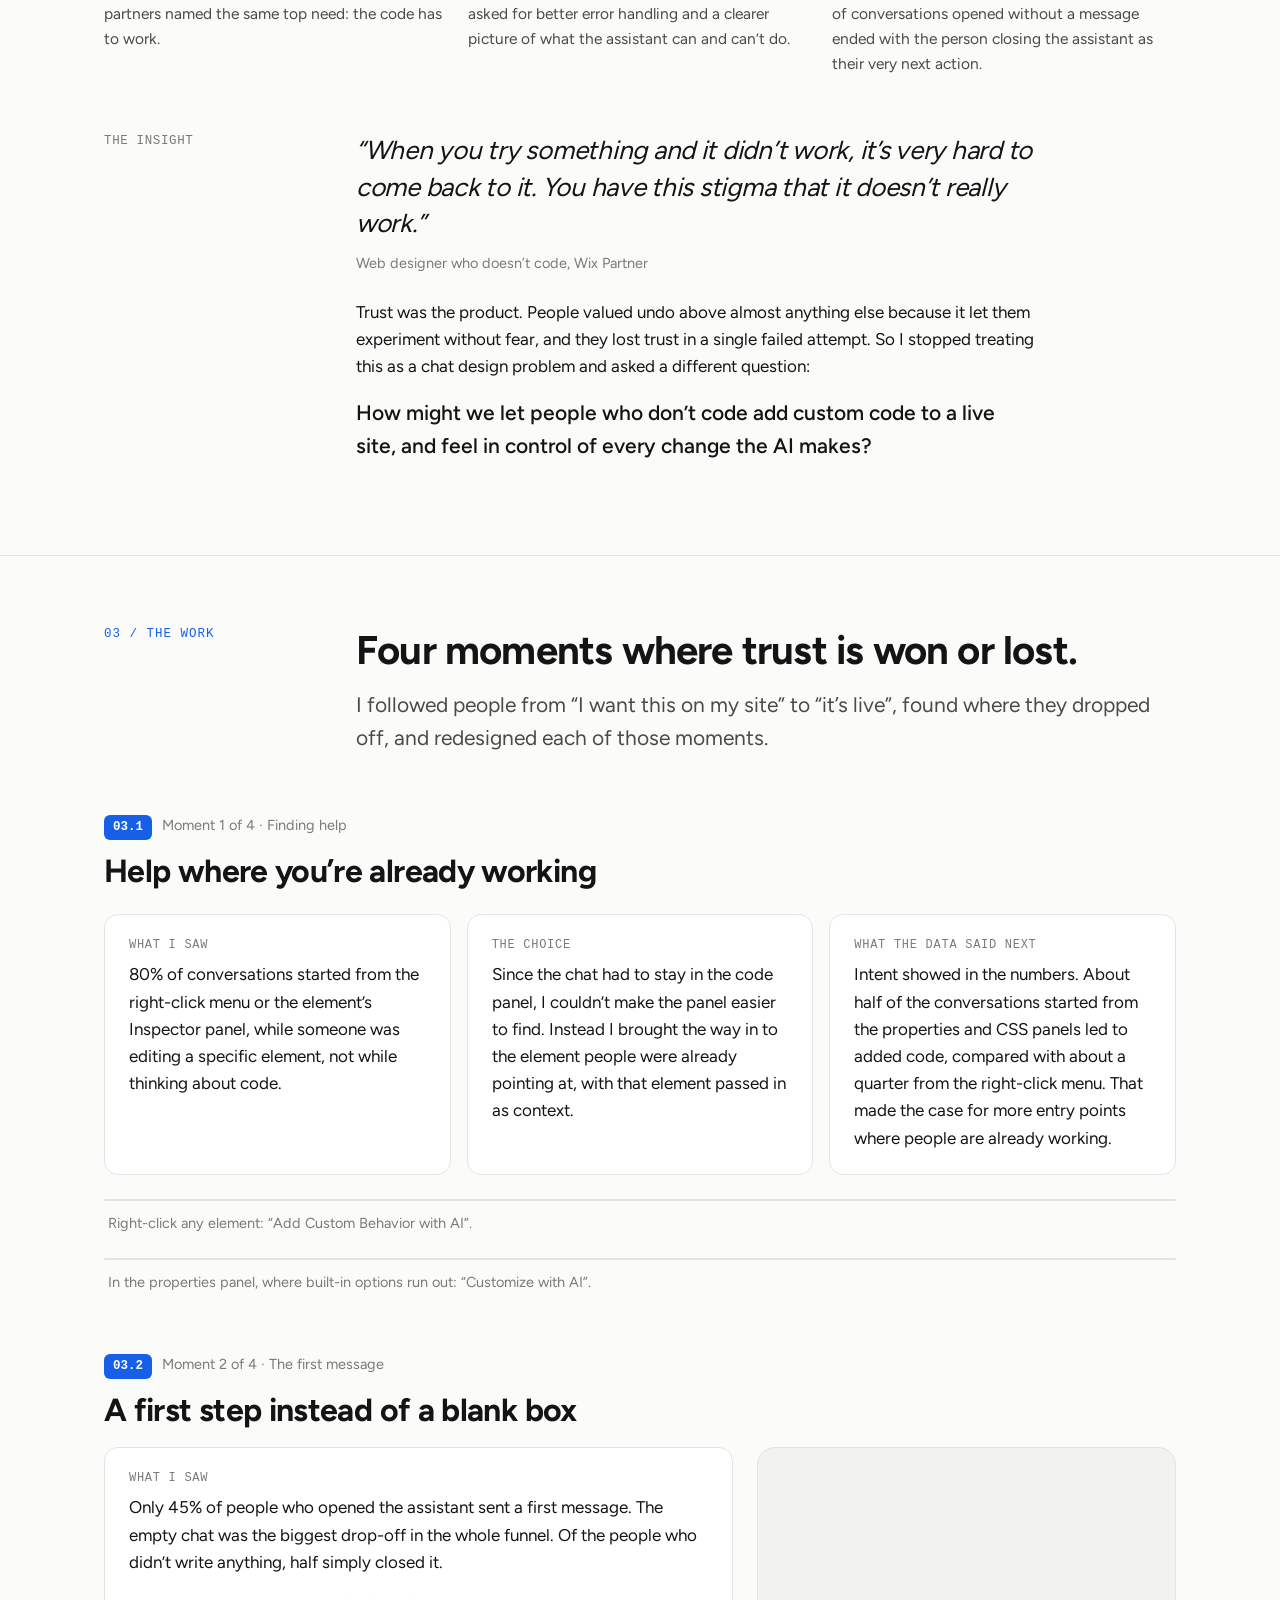
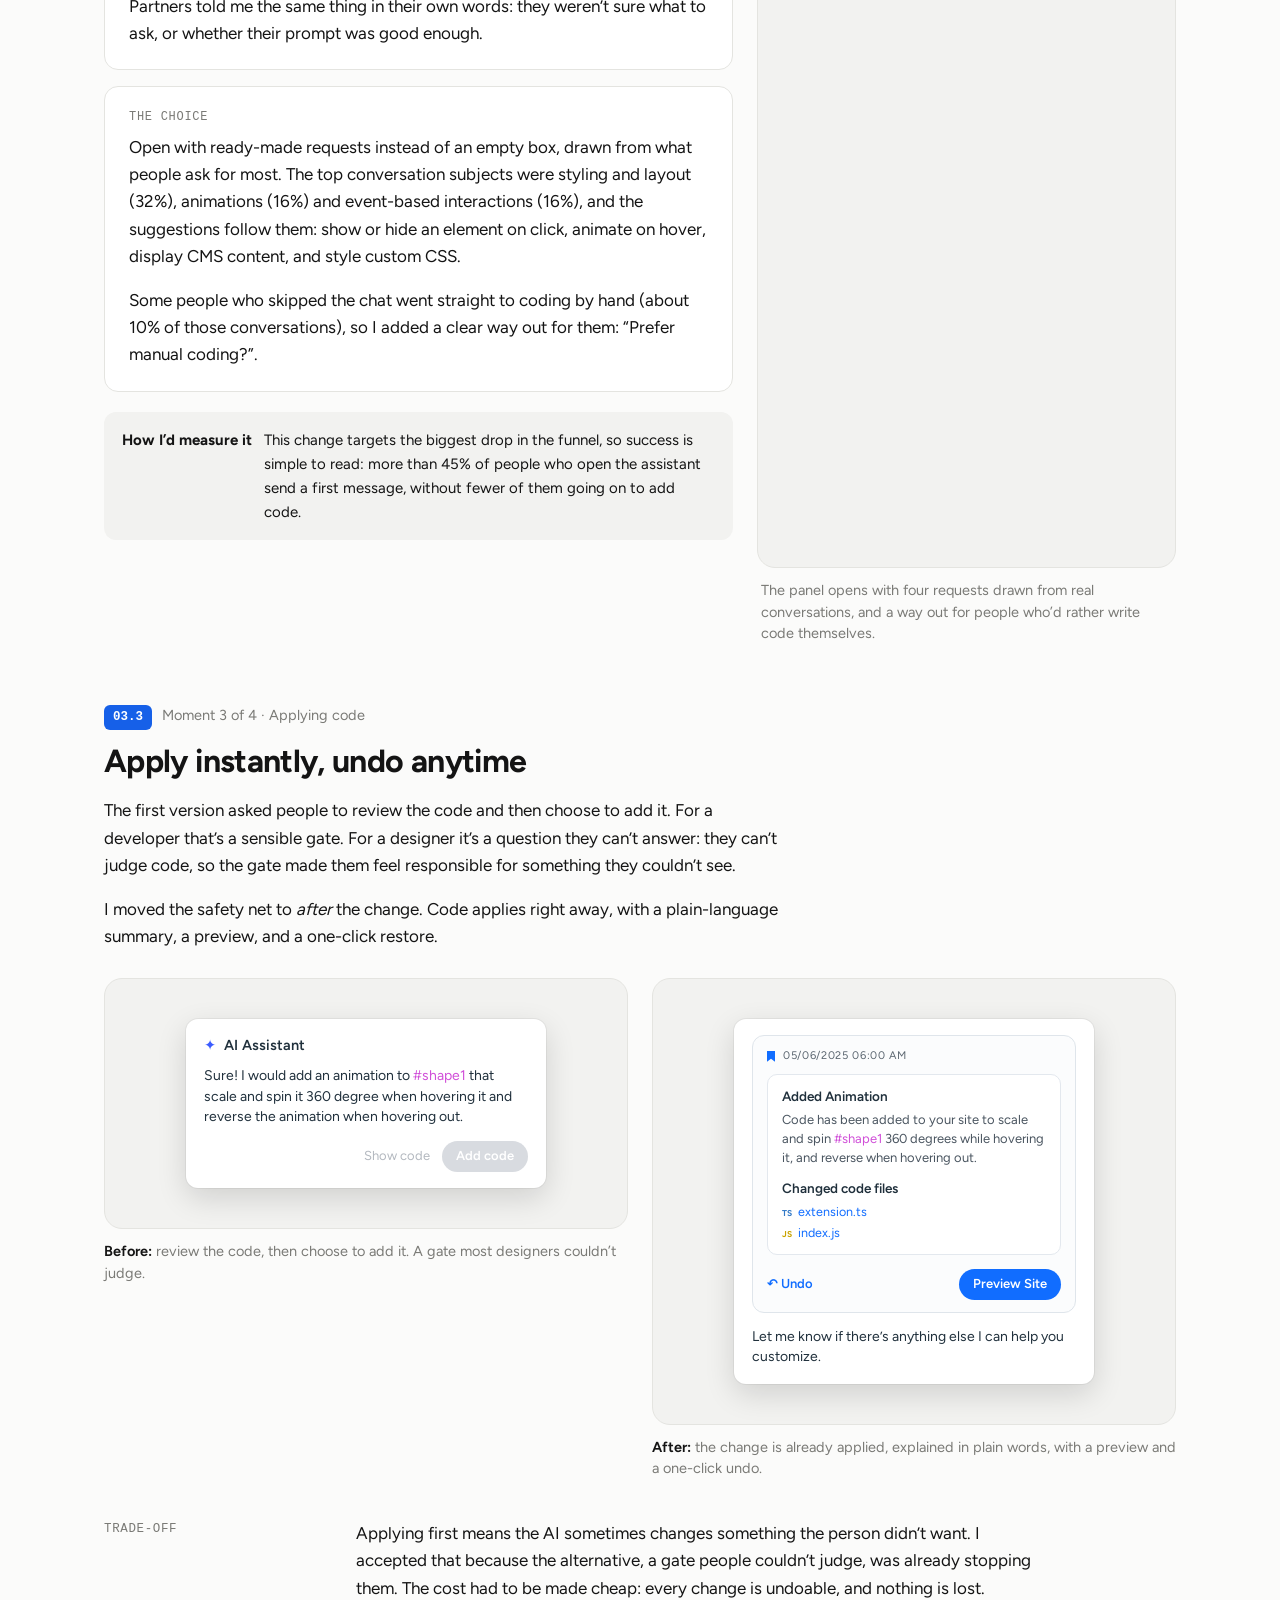
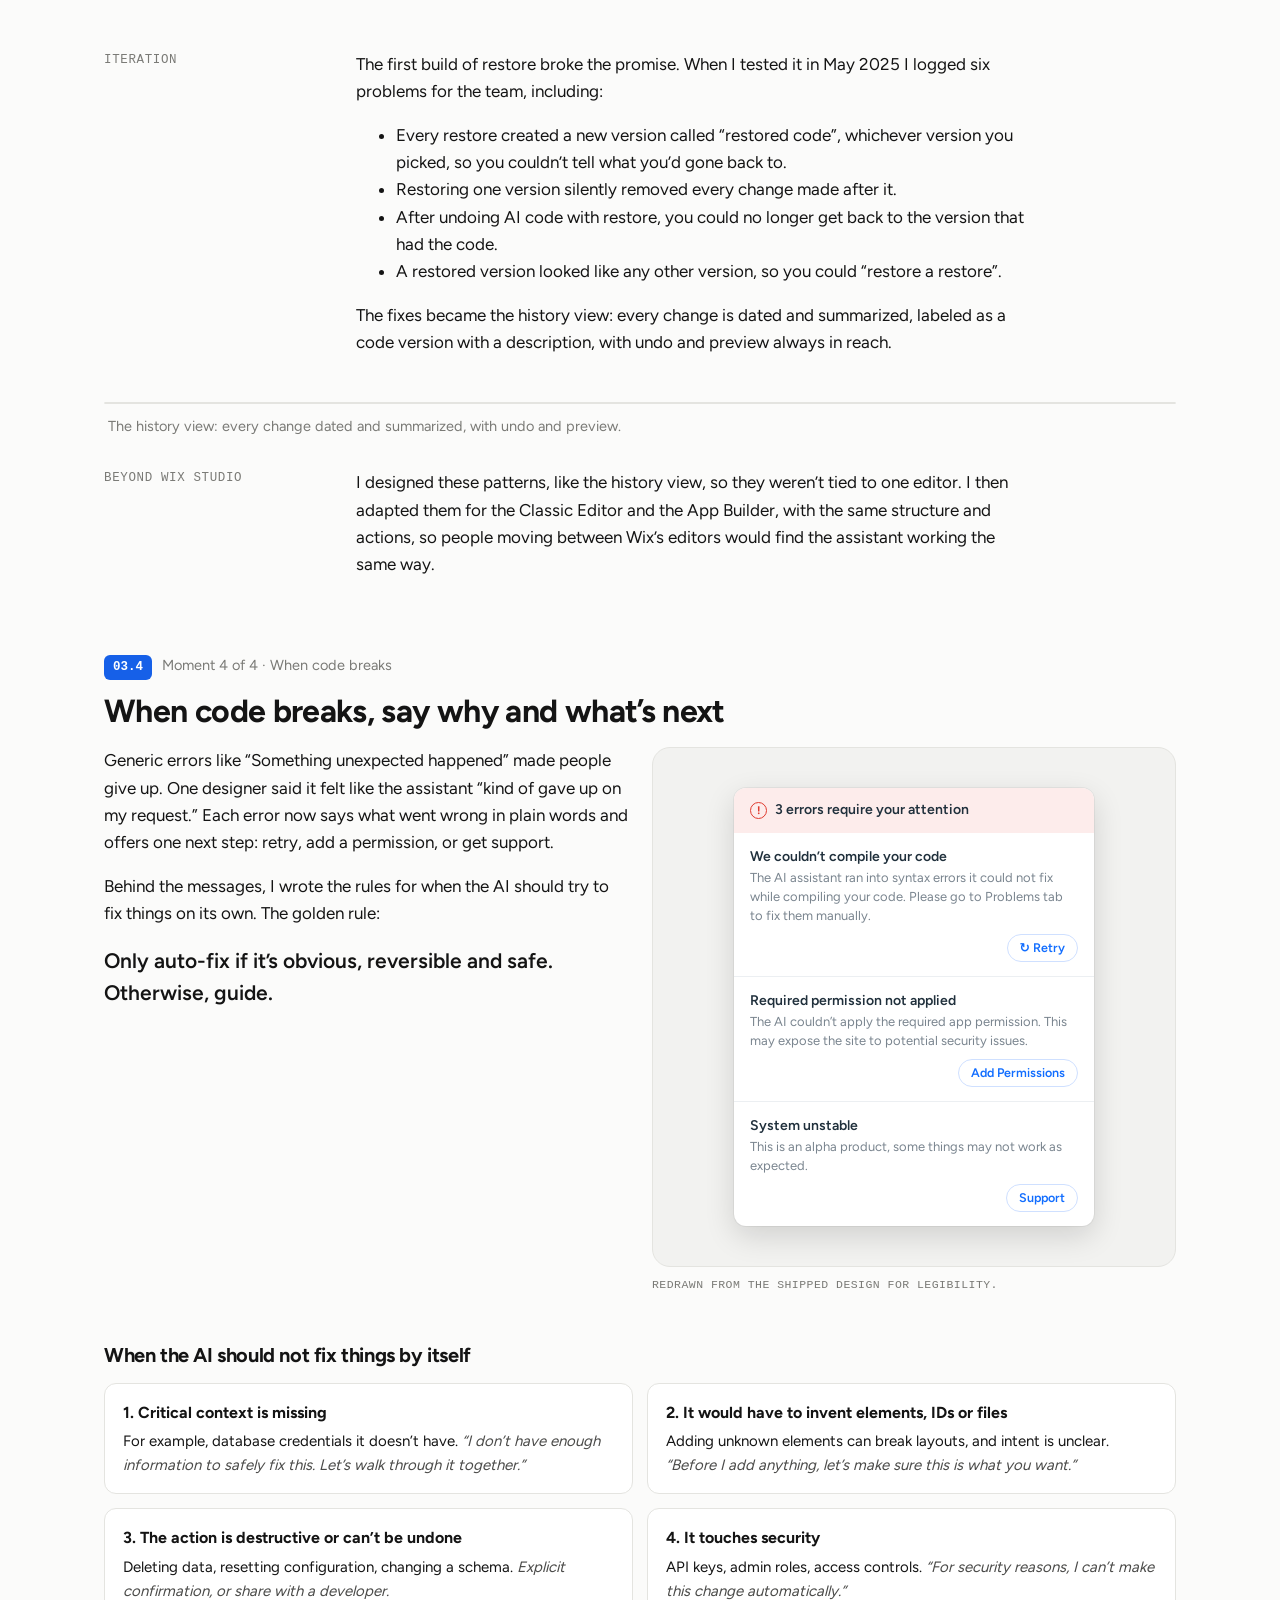
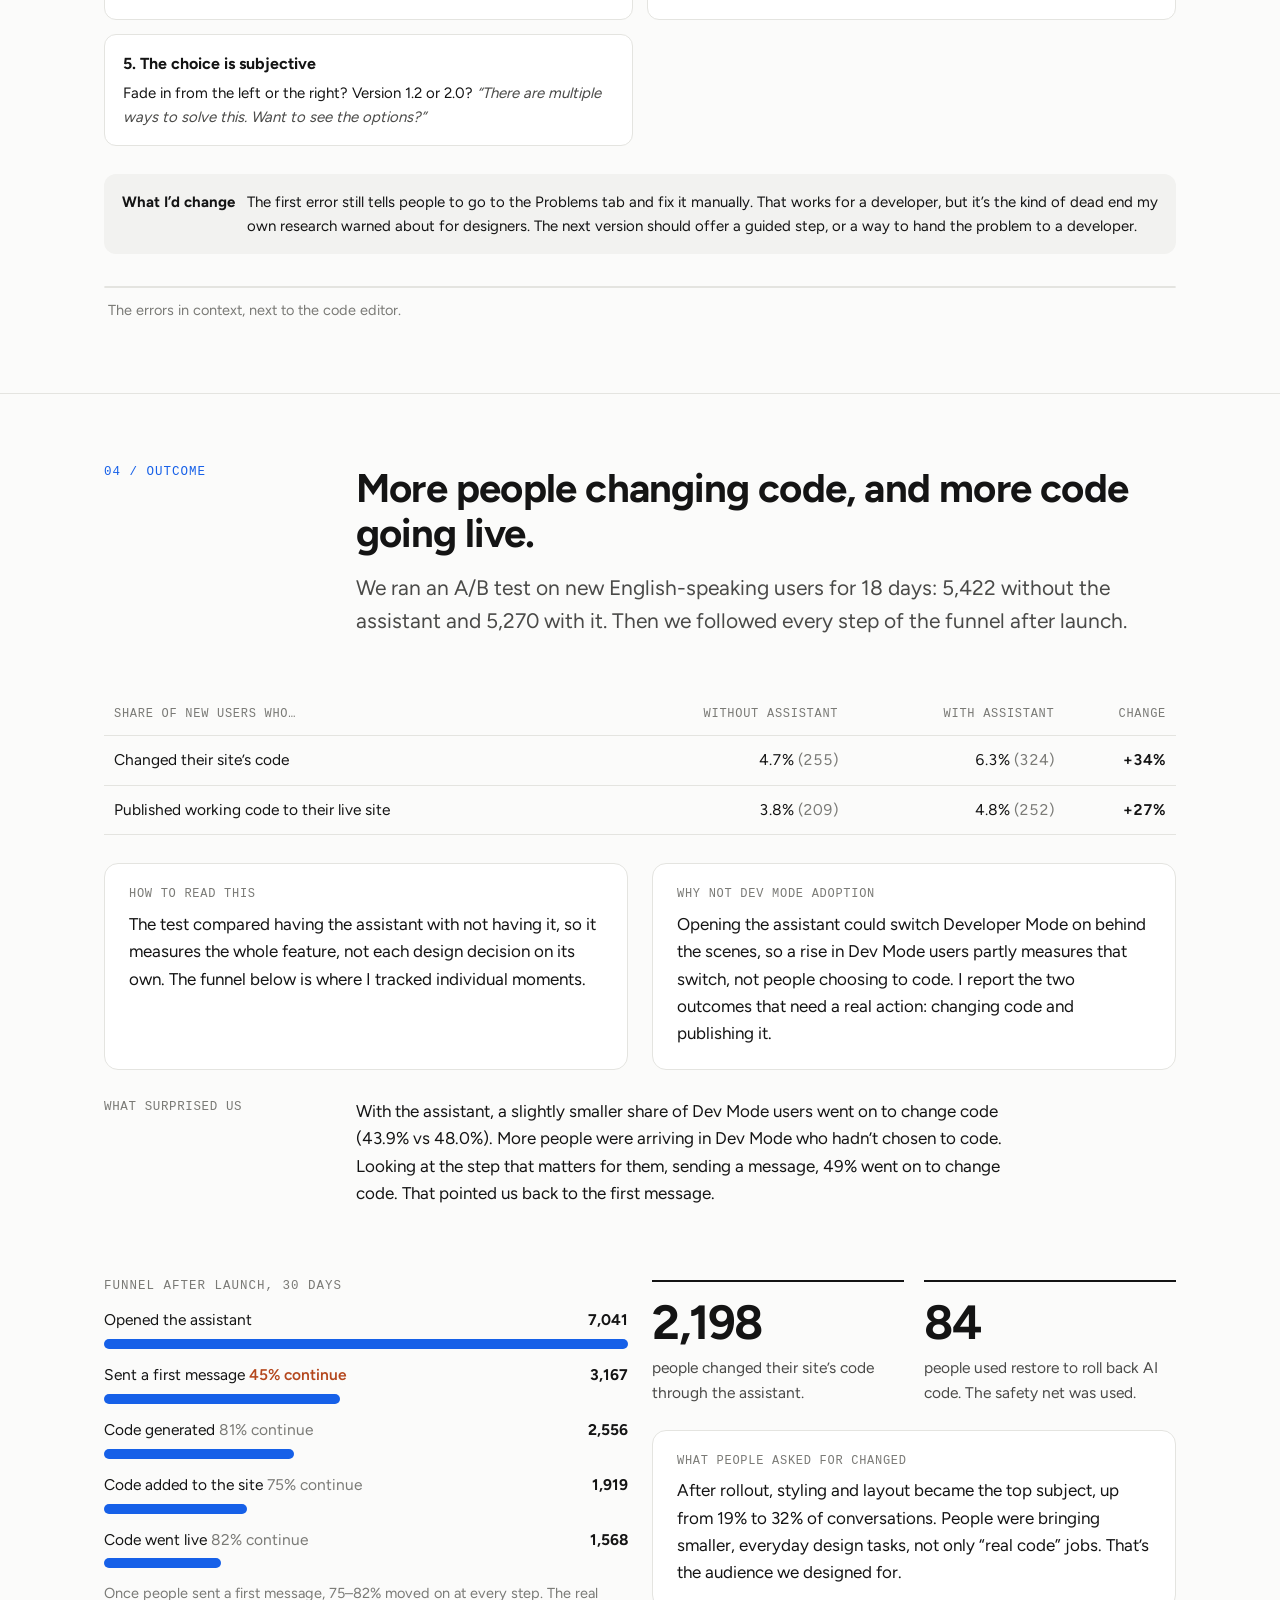
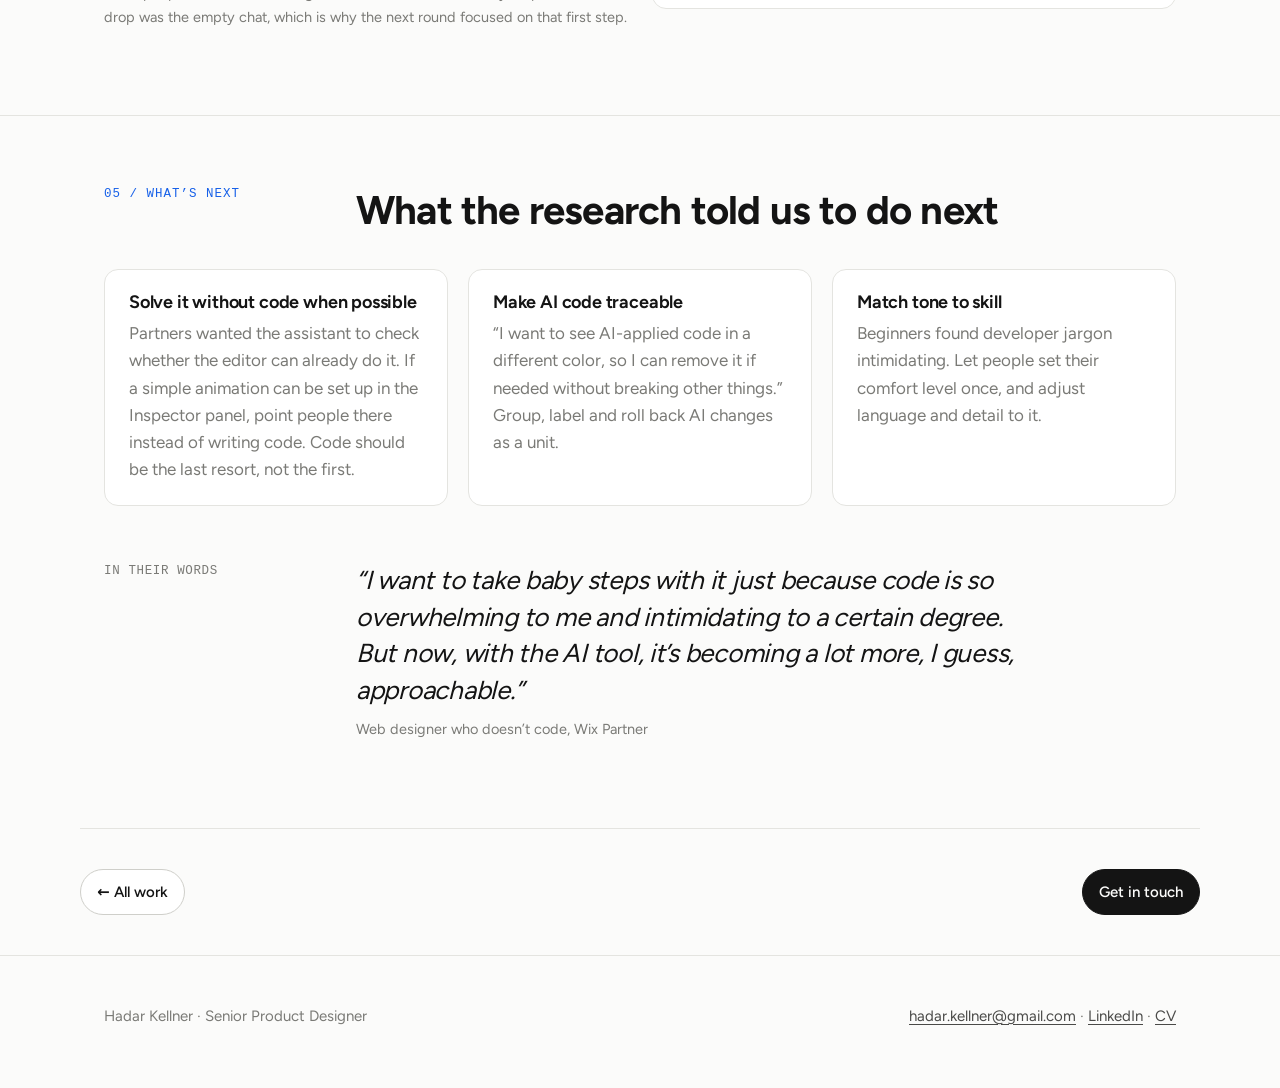
<file: portfolio/wix-ai-code-assistant/index.html>
<!doctype html><html lang="en"><head><meta charset="utf-8"><title>Hadar Kellner</title><meta http-equiv="refresh" content="0; url=../../wix-ai-code-assistant/"><link rel="canonical" href="../../wix-ai-code-assistant/"><meta name="robots" content="noindex"></head><body><a href="../../wix-ai-code-assistant/">Continue</a></body></html>
</file>
<file: style.css>
@font-face{font-family:"Figtree";src:url("fonts/figtree-latin-wght-normal.woff2") format("woff2");font-weight:300 900;font-display:swap;unicode-range:U+0000-00FF,U+0131,U+0152-0153,U+02BB-02BC,U+02C6,U+02DA,U+02DC,U+2000-206F,U+2074,U+20AC,U+2122,U+2191,U+2193,U+2212,U+2215,U+FEFF,U+FFFD}
@font-face{font-family:"Figtree";src:url("fonts/figtree-latin-ext-wght-normal.woff2") format("woff2");font-weight:300 900;font-display:swap;unicode-range:U+0100-02AF,U+0304,U+0308,U+0329,U+1E00-1E9F,U+1EF2-1EFF,U+2020,U+20A0-20AB,U+20AD-20C0,U+2113,U+2C60-2C7F,U+A720-A7FF}

:root{
  --bg:#fbfbfa; --surface:#ffffff; --sunk:#f2f2f0; --ink:#141414; --ink-2:#4a4a48; --ink-3:#7a7a76;
  --line:#e4e4e0; --line-2:#cfcfca; --accent:#1660e8; --accent-soft:#e8effd; --warn:#b4471d; --warn-soft:#fbede6;
  --ok:#1f8a4c; --dark:#111214; --on-dark:#f4f4f2; --on-dark-2:#a8a8a4;
  --mono:ui-monospace,"SF Mono",Menlo,Consolas,monospace;
  --sans:"Figtree",system-ui,-apple-system,"Segoe UI",sans-serif;
  --wrap:1120px; --text:680px; --r:14px;
}
@media (prefers-color-scheme:dark){:root:not([data-theme="light"]){
  --bg:#121212; --surface:#1a1a1a; --sunk:#202020; --ink:#f1f1ee; --ink-2:#c2c2bd; --ink-3:#8d8d88;
  --line:#2c2c2a; --line-2:#3a3a37; --accent:#6b9cff; --accent-soft:#1b2640; --warn:#f08a5d; --warn-soft:#3a2219;
  --ok:#53c283; --dark:#0a0a0b;
}}
:root[data-theme="dark"]{
  --bg:#121212; --surface:#1a1a1a; --sunk:#202020; --ink:#f1f1ee; --ink-2:#c2c2bd; --ink-3:#8d8d88;
  --line:#2c2c2a; --line-2:#3a3a37; --accent:#6b9cff; --accent-soft:#1b2640; --warn:#f08a5d; --warn-soft:#3a2219;
  --ok:#53c283; --dark:#0a0a0b;
}

*{box-sizing:border-box}
html{-webkit-text-size-adjust:100%;scroll-behavior:smooth}
body{margin:0;background:var(--bg);color:var(--ink);font:400 17px/1.6 var(--sans);-webkit-font-smoothing:antialiased}
img{max-width:100%;height:auto;display:block}
a{color:inherit;text-underline-offset:3px;text-decoration-thickness:1px}
a:hover{color:var(--accent)}
:focus-visible{outline:2px solid var(--accent);outline-offset:3px;border-radius:4px}
.wrap{max-width:var(--wrap);margin:0 auto;padding:0 24px}
.text{max-width:var(--text)}
@media (max-width:600px){.wrap{padding:0 16px}body{font-size:16px}}

/* nav */
.nav{position:sticky;top:0;z-index:10;background:color-mix(in srgb,var(--bg) 88%,transparent);backdrop-filter:blur(10px);border-bottom:1px solid var(--line)}
.nav .wrap{display:flex;align-items:center;justify-content:space-between;height:60px;gap:16px}
.nav .name{font-weight:650;text-decoration:none;letter-spacing:-.01em}
.nav ul{display:flex;gap:22px;list-style:none;margin:0;padding:0;font-size:15px}
.nav ul a{text-decoration:none;color:var(--ink-2)}
.nav ul a:hover,.nav ul a[aria-current]{color:var(--ink)}
@media (max-width:600px){.nav ul{gap:14px;font-size:14px}.nav .hide-s{display:none}}

/* type */
h1,h2,h3{letter-spacing:-.02em;line-height:1.12;margin:0}
h1{font-size:clamp(36px,6vw,64px);font-weight:700}
h2{font-size:clamp(28px,3.6vw,40px);font-weight:700}
h3{font-size:21px;font-weight:650;letter-spacing:-.01em}
p{margin:0 0 1em}
.lede{font-size:clamp(18px,2vw,21px);color:var(--ink-2);line-height:1.55}
.eyebrow{font:500 12.5px/1 var(--mono);letter-spacing:.08em;text-transform:uppercase;color:var(--accent);margin-bottom:16px;display:block}
.muted{color:var(--ink-3)}
.small{font-size:14.5px}
strong{font-weight:650}

/* home */
.intro{padding:88px 0 56px}
.intro h1{max-width:900px}
.intro .lede{max-width:700px;margin-top:24px}
.intro .links{display:flex;flex-wrap:wrap;gap:12px;margin-top:28px}
.btn{display:inline-flex;align-items:center;gap:8px;padding:10px 16px;border-radius:999px;border:1px solid var(--line-2);text-decoration:none;font-size:15px;font-weight:550;background:var(--surface)}
.btn.primary{background:var(--ink);color:var(--bg);border-color:var(--ink)}
.btn.primary:hover{color:var(--bg);opacity:.88}
.section{padding:56px 0;border-top:1px solid var(--line)}
.section-head{display:flex;justify-content:space-between;align-items:baseline;gap:16px;margin-bottom:28px;flex-wrap:wrap}

.feature{display:grid;grid-template-columns:1.15fr 1fr;gap:0;background:var(--surface);border:1px solid var(--line);border-radius:20px;overflow:hidden;text-decoration:none;transition:border-color .25s,transform .25s,box-shadow .25s}
.feature:hover{border-color:var(--line-2);color:inherit}
.feature:hover .go{color:var(--accent)}
.feature .pic{background:var(--sunk);display:flex;align-items:center;padding:28px}
.feature .pic img{border-radius:10px;box-shadow:0 8px 30px rgb(0 0 0 / .12)}
.feature .body{padding:36px 36px 32px;display:flex;flex-direction:column}
.feature h3{font-size:clamp(24px,2.6vw,30px);font-weight:700;letter-spacing:-.02em;margin-bottom:14px}
.meta{font:500 12.5px/1.4 var(--mono);color:var(--ink-3);letter-spacing:.04em;text-transform:uppercase;margin-bottom:14px}
.stats{display:grid;grid-template-columns:repeat(3,1fr);gap:14px;margin:20px 0 22px;padding-top:18px;border-top:1px solid var(--line)}
.stats b{display:block;font-size:24px;letter-spacing:-.02em;font-weight:700}
.stats span{font-size:13.5px;color:var(--ink-3);line-height:1.35;display:block}
.go{margin-top:auto;font-weight:600;font-size:15px}
@media (max-width:860px){.feature{grid-template-columns:1fr}.feature .pic{padding:18px}.feature .body{padding:26px 22px}}

.roles{display:grid;grid-template-columns:1fr 1fr;gap:20px;margin-top:20px}
.role{background:var(--surface);border:1px solid var(--line);border-radius:var(--r);padding:0 26px 24px;display:flex;flex-direction:column;overflow:hidden;text-decoration:none;color:inherit;transition:border-color .25s,transform .25s,box-shadow .25s}
.role .pic{margin:0 -26px 22px;aspect-ratio:16/10;overflow:hidden;background:var(--sunk);border-bottom:1px solid var(--line)}
.role .pic img{width:100%;height:100%;object-fit:cover;object-position:center top;transition:transform .5s ease}
.role .go{margin-top:auto;padding-top:16px;font-weight:600;font-size:15px;color:var(--ink);transition:color .2s}
.feature .pic img{transition:transform .5s ease}
.feature:hover,.role:hover{border-color:var(--line-2);transform:translateY(-4px);box-shadow:0 18px 40px -18px rgb(0 0 0 / .28);color:inherit}
.feature:hover .pic img,.role:hover .pic img{transform:scale(1.03)}
.role:hover .go{color:var(--accent)}
.feature:focus-visible,.role:focus-visible{outline:3px solid var(--accent);outline-offset:3px}
@media (prefers-reduced-motion:reduce){.feature,.role,.feature .pic img,.role .pic img{transition:none}.feature:hover,.role:hover,.feature:hover .pic img,.role:hover .pic img{transform:none}}
.role h3{margin-bottom:6px}
.role ul{margin:12px 0 0;padding-left:18px;color:var(--ink-2)}
.role li{margin-bottom:6px}
.role .note{margin-top:14px;font-size:14px;color:var(--ink-3)}
@media (max-width:760px){.roles{grid-template-columns:1fr}}

.earlier{display:grid;grid-template-columns:repeat(3,1fr);gap:16px}
.earlier a{display:block;padding:18px 20px;border:1px solid var(--line);border-radius:12px;text-decoration:none;background:var(--surface)}
.earlier a:hover{border-color:var(--line-2)}
.earlier b{display:block;font-weight:600}
.earlier span{font-size:14px;color:var(--ink-3)}
@media (max-width:760px){.earlier{grid-template-columns:1fr}}

.about{display:grid;grid-template-columns:180px 1fr;gap:40px;align-items:start}
.about img{width:180px;height:180px;object-fit:cover;border-radius:50%}
.timeline{list-style:none;padding:0;margin:20px 0 0;border-top:1px solid var(--line)}
.timeline li{display:grid;grid-template-columns:120px 1fr;gap:16px;padding:12px 0;border-bottom:1px solid var(--line);font-size:15.5px}
.timeline .y{font:500 13px/1.6 var(--mono);color:var(--ink-3)}
@media (max-width:700px){.about{grid-template-columns:1fr;gap:20px}.about img{width:120px;height:120px}.timeline li{grid-template-columns:96px 1fr}}

.footer{padding:48px 0 64px;border-top:1px solid var(--line);color:var(--ink-3);font-size:15px}
.footer .wrap{display:flex;justify-content:space-between;gap:16px;flex-wrap:wrap}
.footer a{color:var(--ink-2)}

/* case study */
.cs-hero{padding:72px 0 40px}
.cs-hero h1{max-width:920px}
.cs-hero .lede{max-width:720px;margin-top:22px}
.facts{display:grid;grid-template-columns:repeat(4,1fr);gap:20px;margin-top:40px;padding-top:24px;border-top:1px solid var(--line)}
.facts dt{font:500 12px/1.4 var(--mono);letter-spacing:.06em;text-transform:uppercase;color:var(--ink-3);margin-bottom:6px}
.facts dd{margin:0;font-size:15.5px}
@media (max-width:760px){.facts{grid-template-columns:1fr 1fr}}
.shot{background:var(--sunk);border:1px solid var(--line);border-radius:18px;padding:0;overflow:hidden;margin:0}
.shot img{width:auto;max-width:100%;border-radius:0;box-shadow:none;margin:0 auto}
figcaption{font-size:14.5px;color:var(--ink-3);margin-top:12px;line-height:1.5}
.shot+figcaption{padding:0 4px}
.shot.fill img{width:100%}
.shot.window{background:var(--surface);border:1px solid var(--line-2);border-radius:8px;padding:0;box-shadow:0 12px 32px rgba(0,0,0,.35)}
.shot.window::before{content:"";display:block;height:26px;border-bottom:1px solid var(--line);background:radial-gradient(circle at 16px 50%,var(--line-2) 4.5px,transparent 5px),radial-gradient(circle at 33px 50%,var(--line-2) 4.5px,transparent 5px),radial-gradient(circle at 50px 50%,var(--line-2) 4.5px,transparent 5px)}
.shot.window img{width:100%;border-radius:0}
.tldr{display:grid;grid-template-columns:repeat(3,1fr);gap:0;border:1px solid var(--line);border-radius:var(--r);background:var(--surface);margin:48px 0 0}
.tldr>div{padding:22px 24px;border-right:1px solid var(--line)}
.tldr>div:last-child{border-right:0}
.tldr h3{font:500 12px/1.4 var(--mono);letter-spacing:.06em;text-transform:uppercase;color:var(--ink-3);margin-bottom:8px}
.tldr p{margin:0;font-size:15.5px}
@media (max-width:760px){.tldr{grid-template-columns:1fr}.tldr>div{border-right:0;border-bottom:1px solid var(--line)}.tldr>div:last-child{border-bottom:0}}

.chapter{padding:72px 0;border-top:1px solid var(--line)}
.chapter>.wrap>.head{display:grid;grid-template-columns:220px 1fr;gap:32px;margin-bottom:36px}
.chapter .head .lede{margin-top:16px}
@media (max-width:860px){.chapter>.wrap>.head{grid-template-columns:1fr;gap:4px}}
.cols{display:grid;grid-template-columns:220px 1fr;gap:32px}
.cols>.side{font:500 12.5px/1.5 var(--mono);color:var(--ink-3);letter-spacing:.05em;text-transform:uppercase}
@media (max-width:860px){.cols{grid-template-columns:1fr;gap:8px}}

.grid-2{display:grid;grid-template-columns:1fr 1fr;gap:24px}
.grid-3{display:grid;grid-template-columns:repeat(3,1fr);gap:20px}
@media (max-width:860px){.grid-2,.grid-3{grid-template-columns:1fr}}

.card{background:var(--surface);border:1px solid var(--line);border-radius:var(--r);padding:22px 24px}
.card h3{font-size:18px;margin-bottom:8px}
.card p:last-child,.card ul:last-child{margin-bottom:0}
.card ul{padding-left:18px;margin:8px 0 0;color:var(--ink-2)}
.card li{margin-bottom:6px}
.card .k{font:500 12px/1.4 var(--mono);letter-spacing:.06em;text-transform:uppercase;color:var(--ink-3);display:block;margin-bottom:8px}
.card.accent{border-color:var(--accent);box-shadow:inset 0 3px 0 var(--accent)}
.card.warn{background:var(--warn-soft);border-color:transparent}

.quote{font-size:clamp(20px,2.4vw,26px);line-height:1.4;font-style:italic;letter-spacing:-.01em;margin:0}
.quote+.who{margin-top:10px;font-size:14.5px;color:var(--ink-3)}

.bignum{display:grid;grid-template-columns:repeat(3,1fr);gap:20px}
.bignum>div{border-top:2px solid var(--ink);padding-top:16px}
.bignum b{display:block;font-size:clamp(34px,4vw,48px);letter-spacing:-.03em;line-height:1;font-weight:700;margin-bottom:10px}
.bignum span{color:var(--ink-2);font-size:15.5px;display:block}
@media (max-width:760px){.bignum{grid-template-columns:1fr}}

.moment{margin-top:56px}
.moment:first-of-type{margin-top:0}
.tag{display:inline-block;font:600 12.5px/1 var(--mono);padding:6px 9px;border-radius:6px;background:var(--accent);color:#fff;margin-right:10px}
.moment h3{font-size:clamp(24px,2.8vw,32px);font-weight:700;letter-spacing:-.02em;margin:14px 0 18px}
.steps{display:grid;grid-template-columns:repeat(3,1fr);gap:16px;margin:24px 0}
@media (max-width:860px){.steps{grid-template-columns:1fr}}

.status{display:flex;gap:12px;align-items:flex-start;padding:16px 18px;border-radius:12px;background:var(--sunk);font-size:15px;margin-top:20px}
.status b{white-space:nowrap}
.pending{border:1px dashed var(--warn);background:var(--warn-soft)}
.pending b{color:var(--warn)}

table.data{width:100%;border-collapse:collapse;font-size:15.5px;font-variant-numeric:tabular-nums}
table.data th,table.data td{text-align:left;padding:12px 10px;border-bottom:1px solid var(--line);vertical-align:top}
table.data th{font:500 12px/1.4 var(--mono);letter-spacing:.06em;text-transform:uppercase;color:var(--ink-3)}
table.data td.n{text-align:right;white-space:nowrap}
table.data th.n{text-align:right}
.table-scroll{overflow-x:auto;-webkit-overflow-scrolling:touch}

.funnel{list-style:none;margin:0;padding:0}
.funnel li{margin-bottom:14px}
.funnel .row{display:flex;justify-content:space-between;gap:12px;font-size:15.5px;margin-bottom:6px}
.funnel .bar{height:10px;border-radius:5px;background:var(--accent)}
.funnel .drop{color:var(--warn);font-weight:600}
.funnel .cont{color:var(--ink-3)}

.rules{counter-reset:r;list-style:none;padding:0;margin:0;display:grid;grid-template-columns:1fr 1fr;gap:14px}
.rules li{background:var(--surface);border:1px solid var(--line);border-radius:12px;padding:16px 18px;font-size:15px}
.rules li b{display:block;margin-bottom:4px;font-size:16px}
.rules li i{color:var(--ink-2)}
@media (max-width:760px){.rules{grid-template-columns:1fr}}

/* redrawn UI cards (from Hadara's shipped designs) */
.ui{font-family:var(--sans);background:#fff;color:#20303c;border-radius:12px;box-shadow:0 10px 30px rgb(0 0 0 / .14),0 0 0 1px rgb(0 0 0 / .05);font-size:14px;line-height:1.45;max-width:360px;margin:0 auto;width:100%}
.ui .p{padding:16px 18px}
.ui .hdr{display:flex;align-items:center;gap:8px;font-weight:600;font-size:14.5px;color:#20303c;margin-bottom:10px}
.ui .spark{color:#3b5cff}
.ui .hash{color:#d04fd8}
.ui .row-btns{display:flex;justify-content:flex-end;gap:12px;align-items:center;margin-top:14px}
.ui .b{border-radius:999px;padding:6px 14px;font-weight:600;font-size:13px}
.ui .b.fill{background:#116dff;color:#fff}
.ui .b.dim{background:#d8dbe0;color:#fff}
.ui .lnk{color:#116dff;font-weight:600;font-size:13px}
.ui .ghost{color:#b3b8bf;font-size:13px}
.ui .box{border:1px solid #e3e8ee;border-radius:10px;padding:12px 14px;margin-bottom:12px}
.ui .ok{display:inline-grid;place-items:center;width:18px;height:18px;border-radius:50%;background:#1f9d55;color:#fff;font-size:11px}
.ui .msg{border:1px solid #dfe5eb;border-radius:12px;padding:12px 14px;background:#fbfcfd}
.ui .stamp{display:flex;align-items:center;gap:8px;font-size:11px;letter-spacing:.06em;color:#5b6670;margin-bottom:10px}
.ui .bm{width:8px;height:11px;background:#116dff;clip-path:polygon(0 0,100% 0,100% 100%,50% 72%,0 100%)}
.ui .msg .box{background:#fff;margin-bottom:0}
.ui .msg .box b{display:block;font-weight:600;font-size:13.5px;color:#20303c;margin:0 0 4px}
.ui .msg .box p{margin:0 0 12px;color:#4a5560;font-size:13px}
.ui .files{display:flex;flex-direction:column;gap:3px;font-size:12.5px;color:#116dff}
.ui .files i{font-style:normal;font-size:8.5px;font-weight:700;color:#3178c6;margin-right:6px}
.ui .files i.js{color:#c9a400}
.ui .row-btns.split{justify-content:space-between;margin-top:14px}
.ui .foot{border-top:1px solid #e9ecef;margin-top:14px;padding-top:12px;display:flex;justify-content:space-between;gap:12px;font-size:12.5px;color:#5b6670;align-items:center}
.ui .err-h{background:#fdeceb;color:#20303c;border-radius:12px 12px 0 0;padding:12px 16px;font-weight:600;display:flex;gap:8px;align-items:center}
.ui .err-h i{display:inline-grid;place-items:center;width:17px;height:17px;border:1.5px solid #e03b2f;color:#e03b2f;border-radius:50%;font-style:normal;font-size:11px;font-weight:700}
.ui .err{padding:14px 16px;border-bottom:1px solid #eceff2}
.ui .err:last-child{border-bottom:0}
.ui .err b{display:block;font-weight:600;color:#20303c;margin-bottom:2px}
.ui .err p{margin:0;color:#7a858f;font-size:13px}
.ui .err .act{display:flex;justify-content:flex-end;margin-top:8px}
.ui .err .act span{border:1px solid #cfe0ff;color:#116dff;border-radius:999px;padding:4px 12px;font-weight:600;font-size:12.5px}
.ui-stage{background:var(--sunk);border:1px solid var(--line);border-radius:18px;padding:clamp(18px,4vw,40px) 16px;display:flex;align-items:center;justify-content:center}
.redrawn{font:500 11.5px/1.4 var(--mono);color:var(--ink-3);letter-spacing:.04em;text-transform:uppercase;margin-top:10px}

.next{display:flex;justify-content:space-between;align-items:center;gap:20px;flex-wrap:wrap;padding:40px 0}

.grid-2:has(.shot),.grid-3:has(.shot){grid-template-columns:1fr}
.grid-2.side:has(.shot){grid-template-columns:1fr 1fr}
.grid-2.side.tall:has(.shot){grid-template-columns:1.5fr 1fr}
@media (max-width:860px){.grid-2.side:has(.shot),.grid-2.side.tall:has(.shot){grid-template-columns:1fr}}
.side .shot img{width:100%}
.shot.eq{aspect-ratio:2810/1762;display:flex;align-items:center;justify-content:center}
.shot.eq img{width:100%;height:auto}

/* Click-to-enlarge viewer (lightbox.js) */
.lb-trigger{cursor:zoom-in}
.lb{width:100vw;height:100vh;max-width:none;max-height:none;margin:0;padding:0;border:0;background:rgba(8,8,9,.94);color:#f4f4f2}
.lb::backdrop{background:rgba(0,0,0,.6)}
.lb-stage{width:100%;height:100%;overflow:auto;display:flex;align-items:center;justify-content:center;box-sizing:border-box;padding:56px 24px}
.lb-stage img{max-width:100%;max-height:100%;width:auto;height:auto;cursor:zoom-in;border-radius:6px;box-shadow:0 20px 60px rgba(0,0,0,.5)}
.lb.zoomed .lb-stage{display:block;padding:0}
.lb.zoomed .lb-stage img{max-width:none;max-height:none;cursor:zoom-out;border-radius:0;margin:0 auto}
.lb-close{position:fixed;top:14px;right:18px;z-index:2;width:40px;height:40px;border-radius:50%;border:1px solid rgba(255,255,255,.2);background:rgba(20,20,20,.7);color:#f4f4f2;font-size:26px;line-height:1;cursor:pointer}
.lb-close:hover{background:rgba(60,60,60,.9)}
.lb-hint{position:fixed;bottom:14px;left:0;right:0;margin:0;text-align:center;font-size:13px;color:#a8a8a4;pointer-events:none}
</file>
